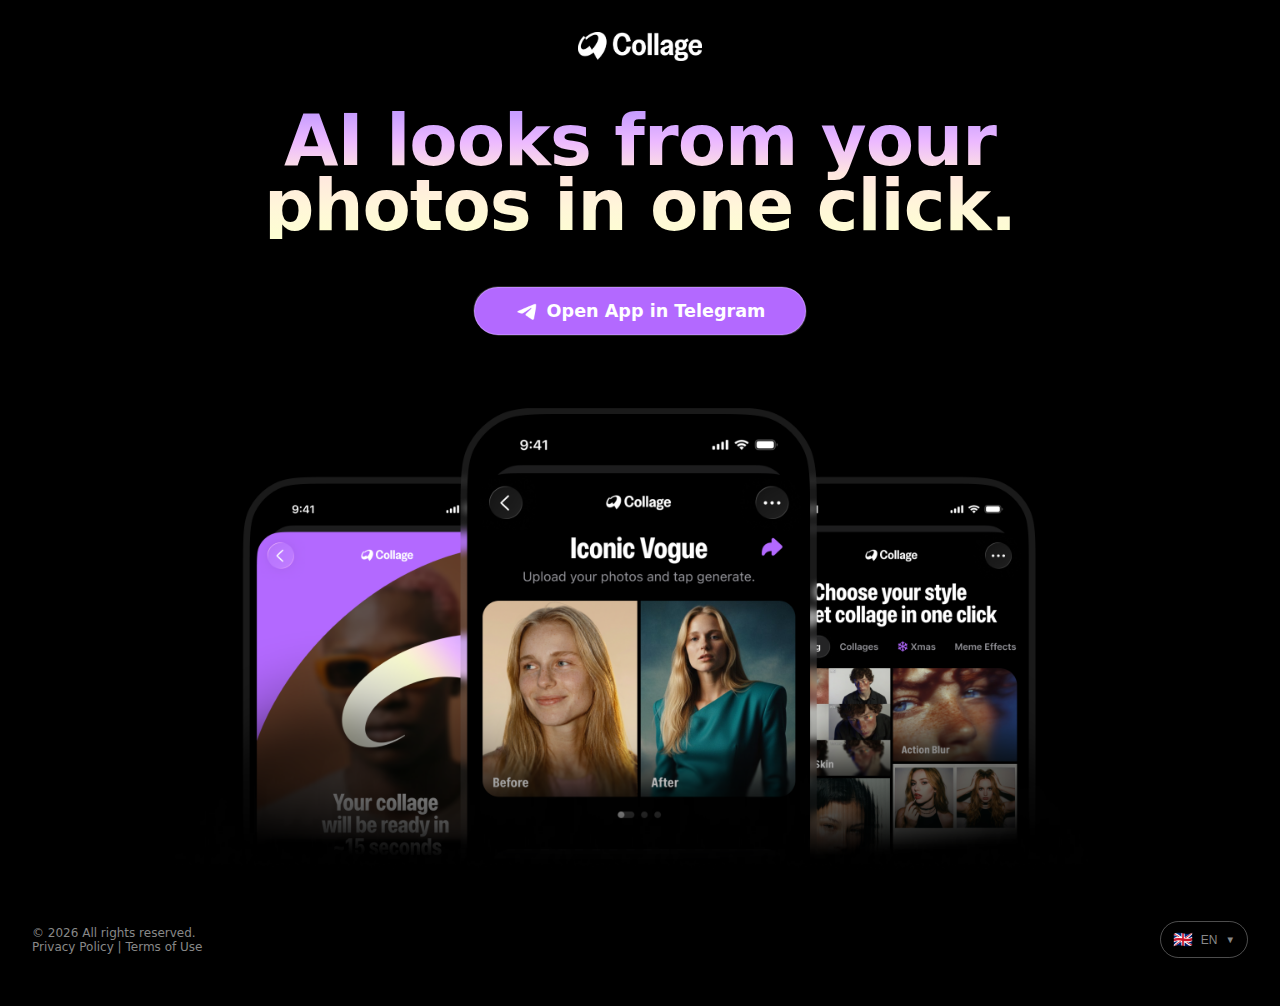
<file: index.html>
<!DOCTYPE html>
<html lang="ru">
<head>
    <meta charset="UTF-8">
    <meta name="viewport" content="width=device-width, initial-scale=1.0">
    <meta name="description" content="Collage creates your brand new AI-powered look in one click. Transform your photos with AI-powered collage effects and filters. Available on Telegram.">
    <meta name="keywords" content="collage, AI, photo editing, photo effects, image filters, Telegram bot, AI-powered, photo collage">
    <meta name="author" content="Collage">
    <meta name="robots" content="index, follow">
    <meta name="language" content="English">
    
    <!-- Open Graph / Facebook -->
    <meta property="og:type" content="website">
    <meta property="og:url" content="https://collage.tg/">
    <meta property="og:title" content="Collage - AI looks from your photos in one click">
    <meta property="og:description" content="Collage creates your brand new AI-powered look in one click. Transform your photos with AI-powered collage effects and filters.">
    <meta property="og:image" content="images/snippet.png">
    
    <!-- Twitter -->
    <meta name="twitter:card" content="summary_large_image">
    <meta name="twitter:url" content="https://collage.tg/">
    <meta name="twitter:title" content="Collage - AI looks from your photos in one click">
    <meta name="twitter:description" content="Collage creates your brand new AI-powered look in one click. Transform your photos with AI-powered collage effects and filters.">
    <meta name="twitter:image" content="images/snippet.png">
    
    <!-- Canonical URL -->
    <link rel="canonical" href="https://collage.tg/">
    
    <title>Collage - AI-Powered Photo Collage</title>
    <link rel="icon" type="image/png" href="images/favicon.svg">
    <link rel="stylesheet" href="style.css?v=2">

    <script>
        // Only initialize PostHog on production (not on localhost)
        if (window.location.hostname !== 'localhost' && window.location.hostname !== '127.0.0.1' && !window.location.hostname.startsWith('192.168.') && !window.location.hostname.startsWith('10.') && window.location.protocol !== 'file:') {
            !function(t,e){var o,n,p,r;e.__SV||(window.posthog && window.posthog.__loaded)||(window.posthog=e,e._i=[],e.init=function(i,s,a){function g(t,e){var o=e.split(".");2==o.length&&(t=t[o[0]],e=o[1]),t[e]=function(){t.push([e].concat(Array.prototype.slice.call(arguments,0)))}}(p=t.createElement("script")).type="text/javascript",p.crossOrigin="anonymous",p.async=!0,p.src=s.api_host.replace(".i.posthog.com","-assets.i.posthog.com")+"/static/array.js",(r=t.getElementsByTagName("script")[0]).parentNode.insertBefore(p,r);var u=e;for(void 0!==a?u=e[a]=[]:a="posthog",u.people=u.people||[],u.toString=function(t){var e="posthog";return"posthog"!==a&&(e+="."+a),t||(e+=" (stub)"),e},u.people.toString=function(){return u.toString(1)+".people (stub)"},o="init rs ls yi ns us ts ss capture Hi calculateEventProperties vs register register_once register_for_session unregister unregister_for_session gs getFeatureFlag getFeatureFlagPayload isFeatureEnabled reloadFeatureFlags updateFlags updateEarlyAccessFeatureEnrollment getEarlyAccessFeatures on onFeatureFlags onSurveysLoaded onSessionId getSurveys getActiveMatchingSurveys renderSurvey displaySurvey cancelPendingSurvey canRenderSurvey canRenderSurveyAsync identify setPersonProperties group resetGroups setPersonPropertiesForFlags resetPersonPropertiesForFlags setGroupPropertiesForFlags resetGroupPropertiesForFlags reset get_distinct_id getGroups get_session_id get_session_replay_url alias set_config startSessionRecording stopSessionRecording sessionRecordingStarted captureException startExceptionAutocapture stopExceptionAutocapture loadToolbar get_property getSessionProperty fs ds createPersonProfile ps Qr opt_in_capturing opt_out_capturing has_opted_in_capturing has_opted_out_capturing get_explicit_consent_status is_capturing clear_opt_in_out_capturing hs debug O cs getPageViewId captureTraceFeedback captureTraceMetric Kr".split(" "),n=0;n<o.length;n++)g(u,o[n]);e._i.push([i,s,a])},e.__SV=1)}(document,window.posthog||[]);
            posthog.init('phc_GowQbJB5mJKXnUF7RHdNdplCKOBLJgWjQnMJl0BTCxW', {
                api_host: 'https://eu.i.posthog.com',
                defaults: '2025-11-30',
                person_profiles: 'identified_only', // or 'always' to create profiles for anonymous users as well
            })
        }
    </script>
</head>
<body>
    <div class="container">
        <!-- Header with Logo -->
        <header class="header">
            <div class="logo">
                <img src="images/logo.png" alt="Collage Logo" class="logo-img">
            </div>
        </header>

        <!-- Main Content -->
        <main class="main-content">
            <!-- Headline -->
            <h1 class="headline" data-i18n="headline" data-i18n-html>
                Collage creates your <br>brand new AI-powered <br> look in one click
            </h1>

            <!-- CTA Button -->
            <a href="https://t.me/collage" class="cta-button" target="_blank" rel="noopener noreferrer">
                <img src="images/button-telegram-icon.png" alt="Telegram" class="button-icon">
                <span class="button-text" data-i18n="ctaButton">Open App in Telegram</span>
            </a>

            <!-- Main Image -->
            <div class="main-image-container">
                <picture>
                    <source media="(max-width: 768px)" srcset="images/hero-image-mobile.png">
                    <img src="images/hero-image.png" alt="Collage Preview" class="main-image">
                </picture>
            </div>
        </main>

        <!-- Footer -->
        <footer class="footer">
            <div class="footer-left">
                <span data-i18n="footerCopyright">© 2026 All rights reserved.</span>
                <div class="footer-links">
                    <a href="privacy-policy" class="footer-link">Privacy Policy</a>
                    <span class="footer-link-separator">|</span>
                    <a href="terms-of-use" class="footer-link">Terms of Use</a>
                </div>
            </div>
            <div class="footer-right">
                <div class="language-switcher" id="language-switcher">
                    <button class="lang-switcher-btn">
                        <span class="current-flag">🇬🇧</span>
                        <span class="current-lang">EN</span>
                        <span class="lang-arrow">▼</span>
                    </button>
                    <div class="lang-dropdown">
                        <div class="lang-option" data-locale="en">
                            <span class="lang-flag">🇬🇧</span>
                            <span class="lang-code">English</span>
                        </div>
                        <div class="lang-option" data-locale="ru">
                            <span class="lang-flag">🇷🇺</span>
                            <span class="lang-code">Русский</span>
                        </div>
                    </div>
                </div>
            </div>
        </footer>
    </div>

    <script src="locale.js?v=3"></script>
    <script src="script.js?v=2"></script>
</body>
</html>
</file>
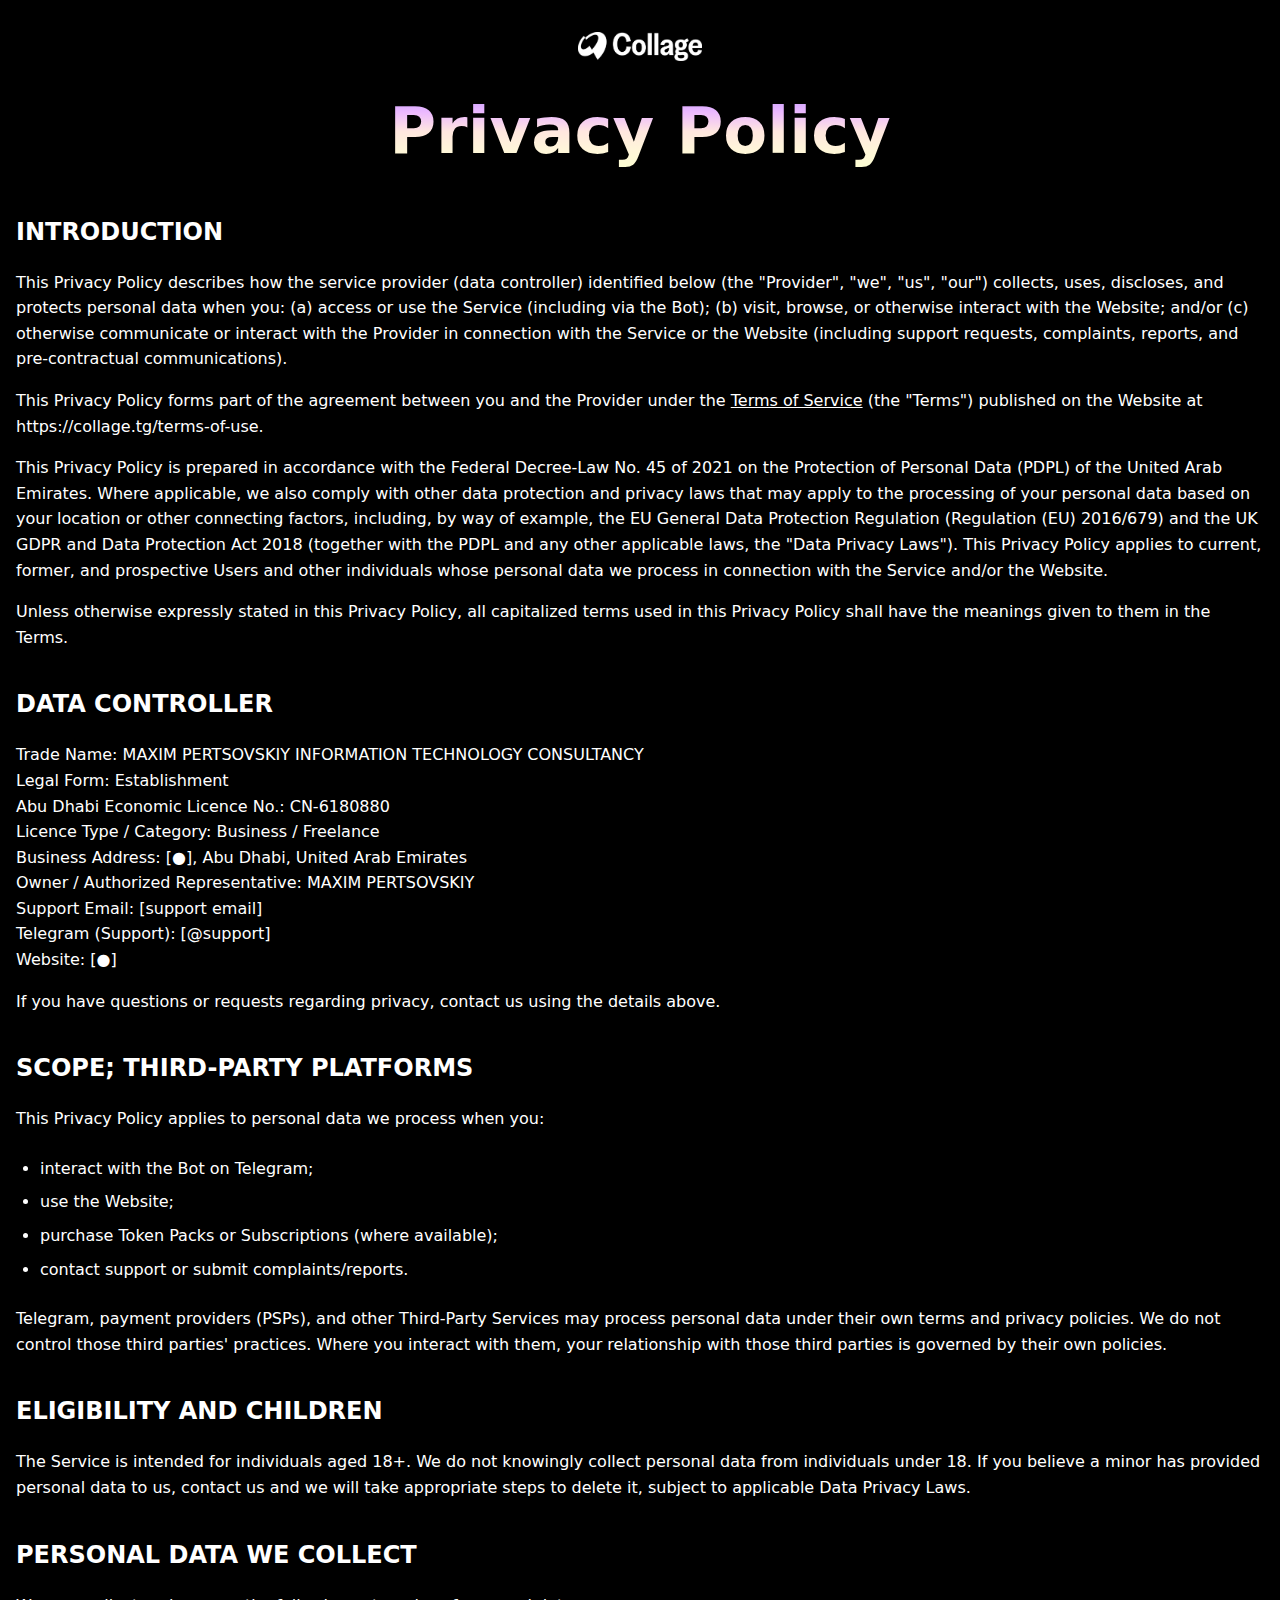
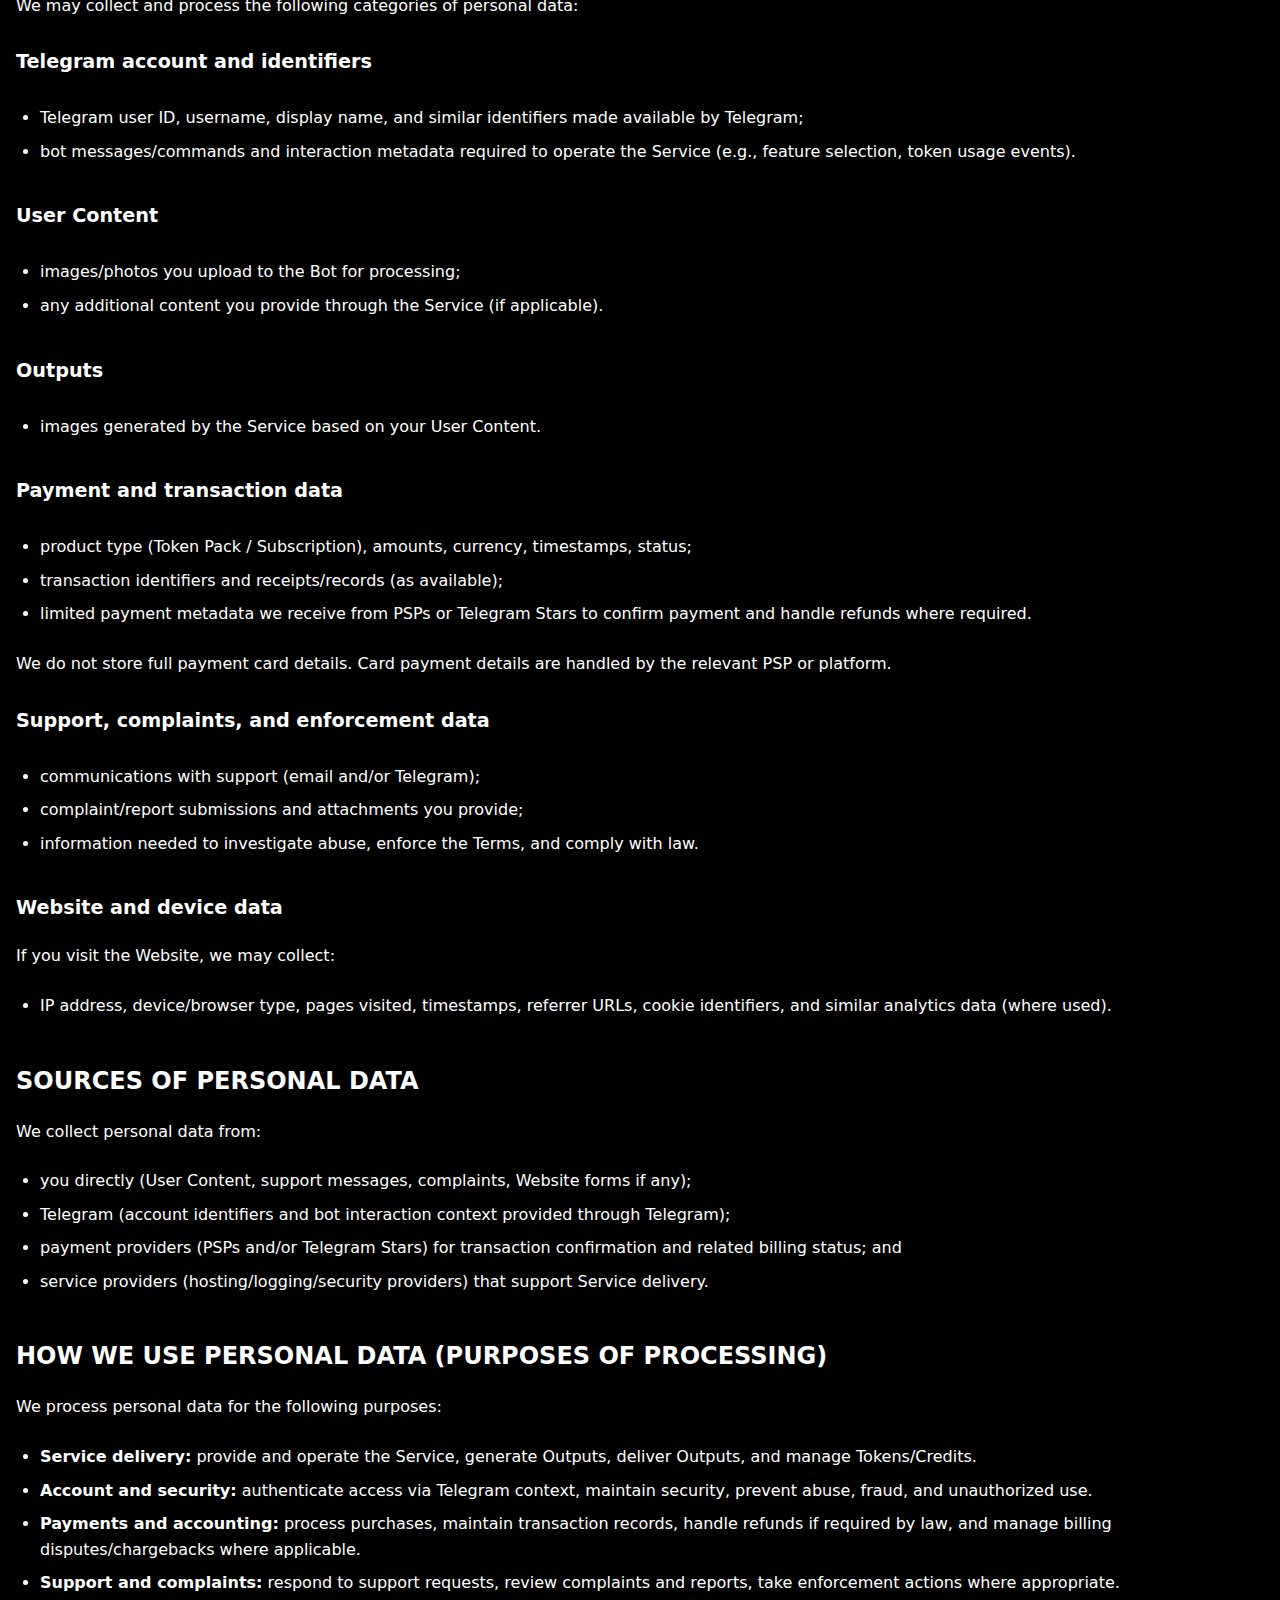
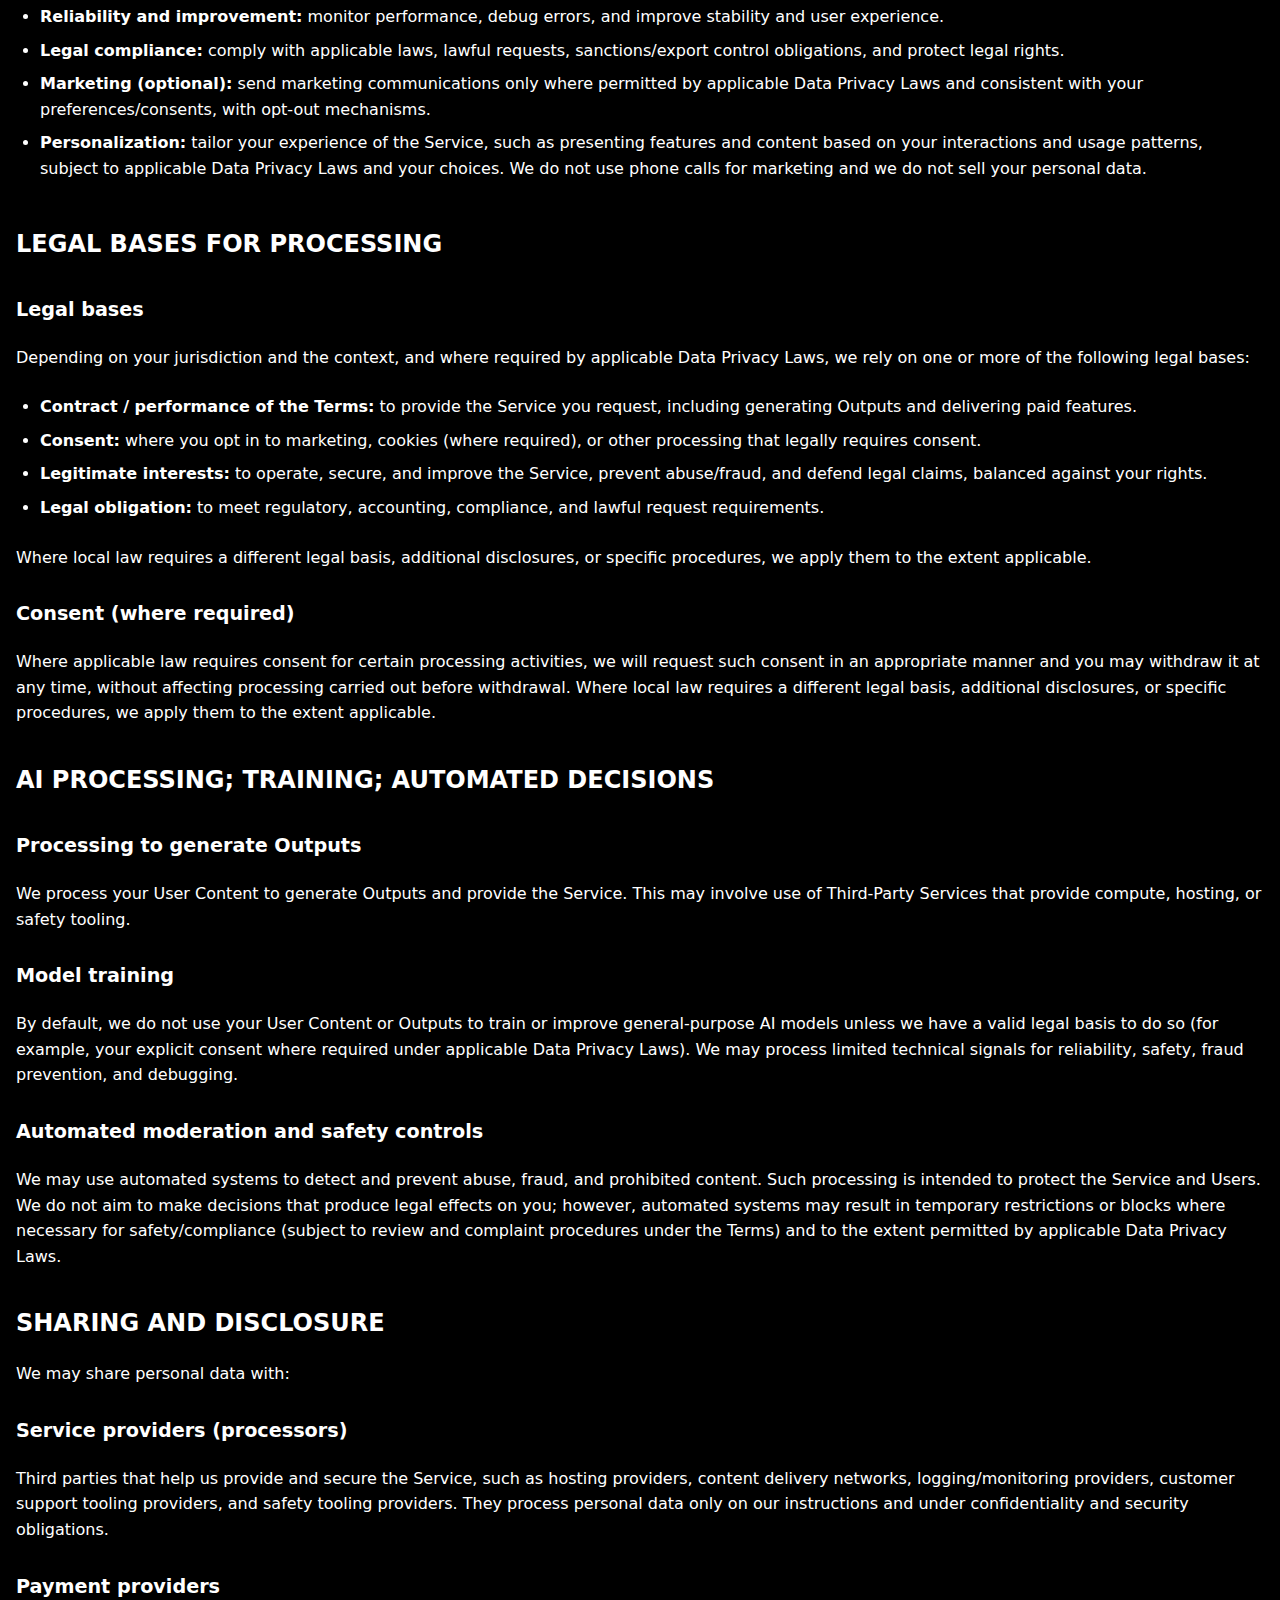
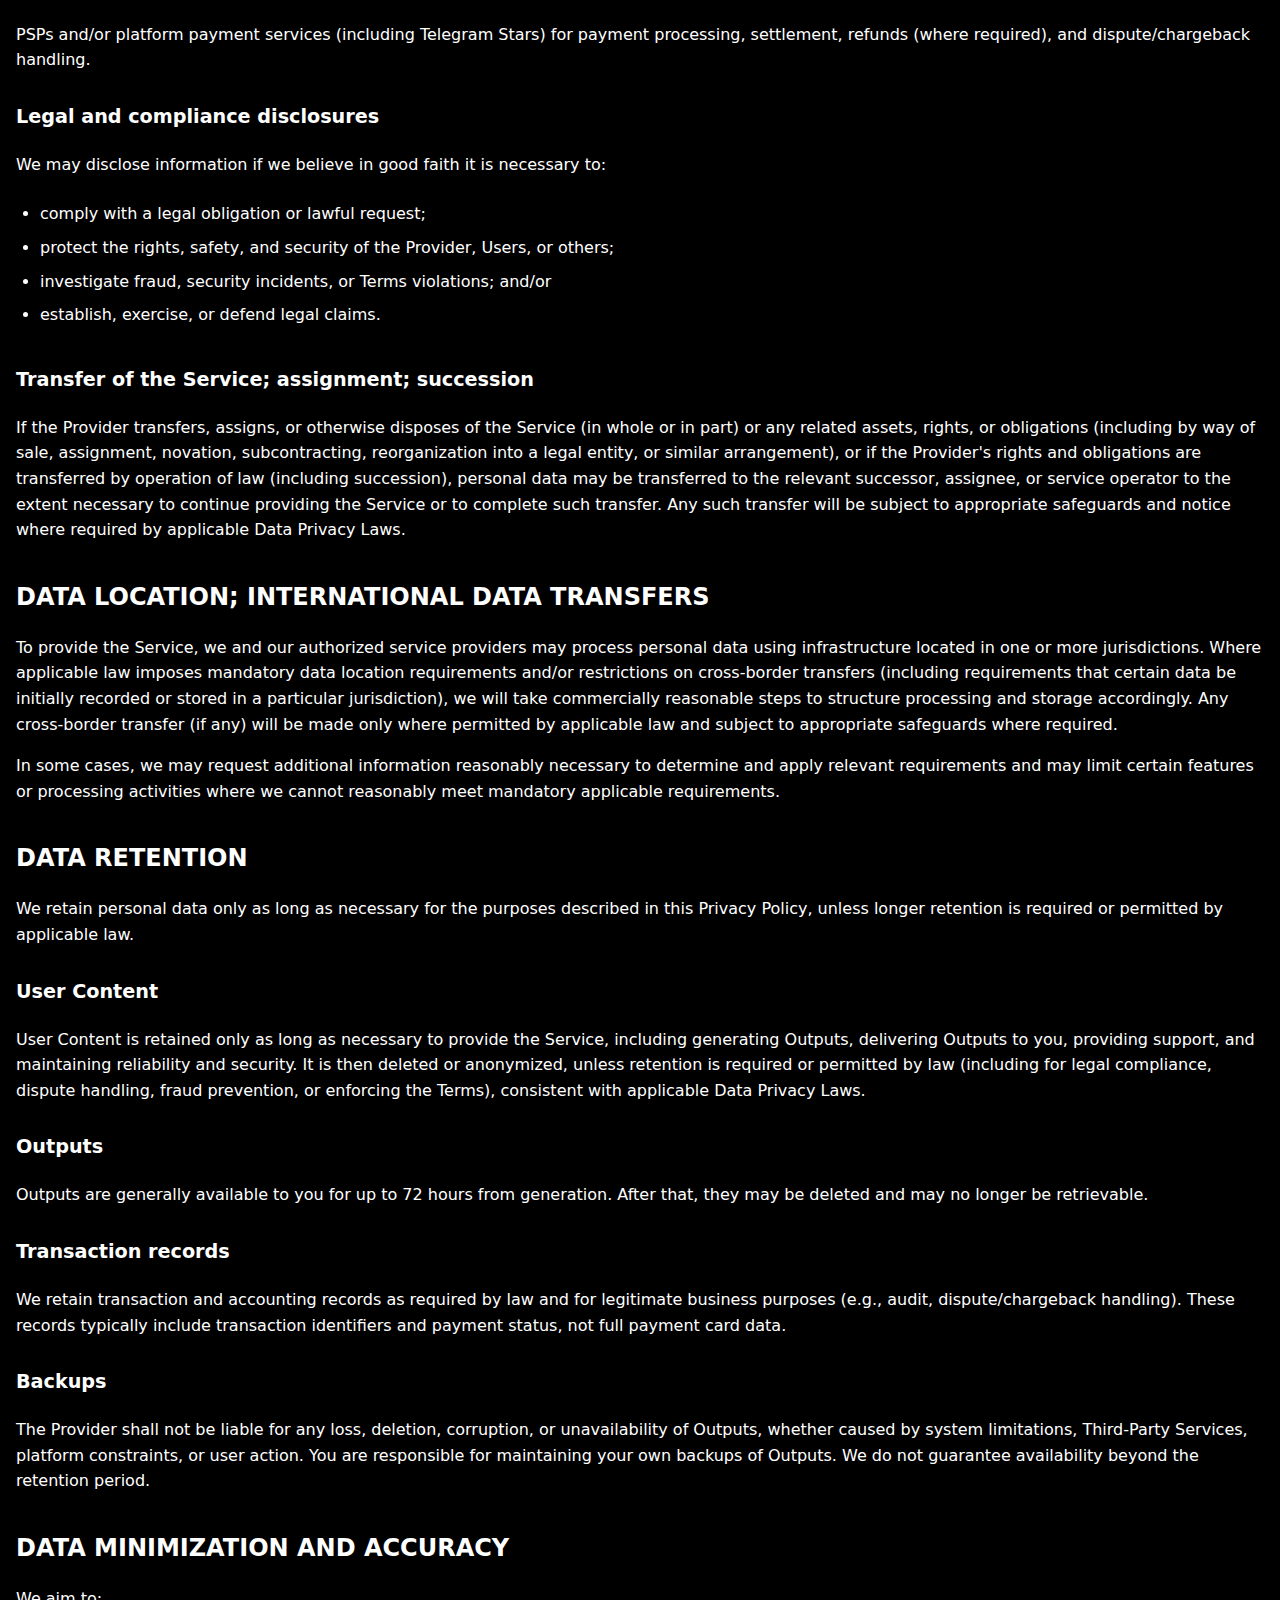
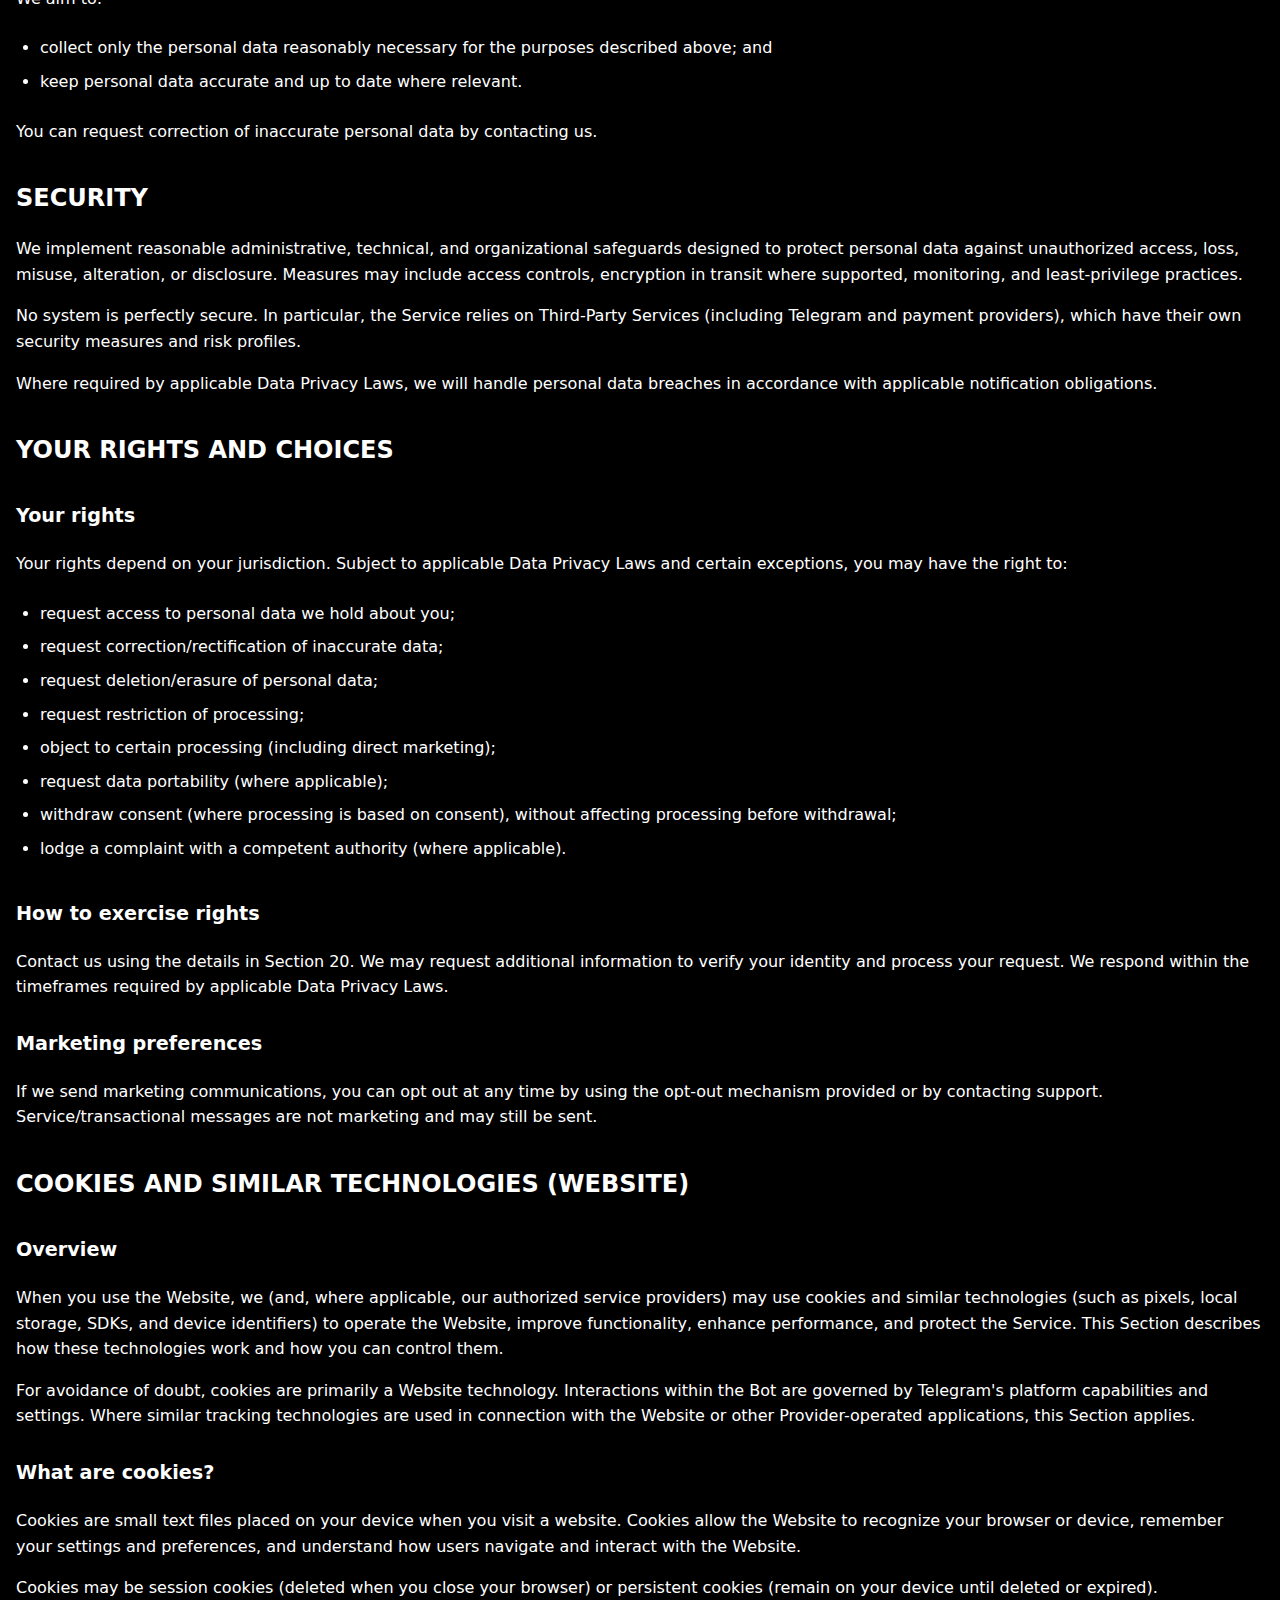
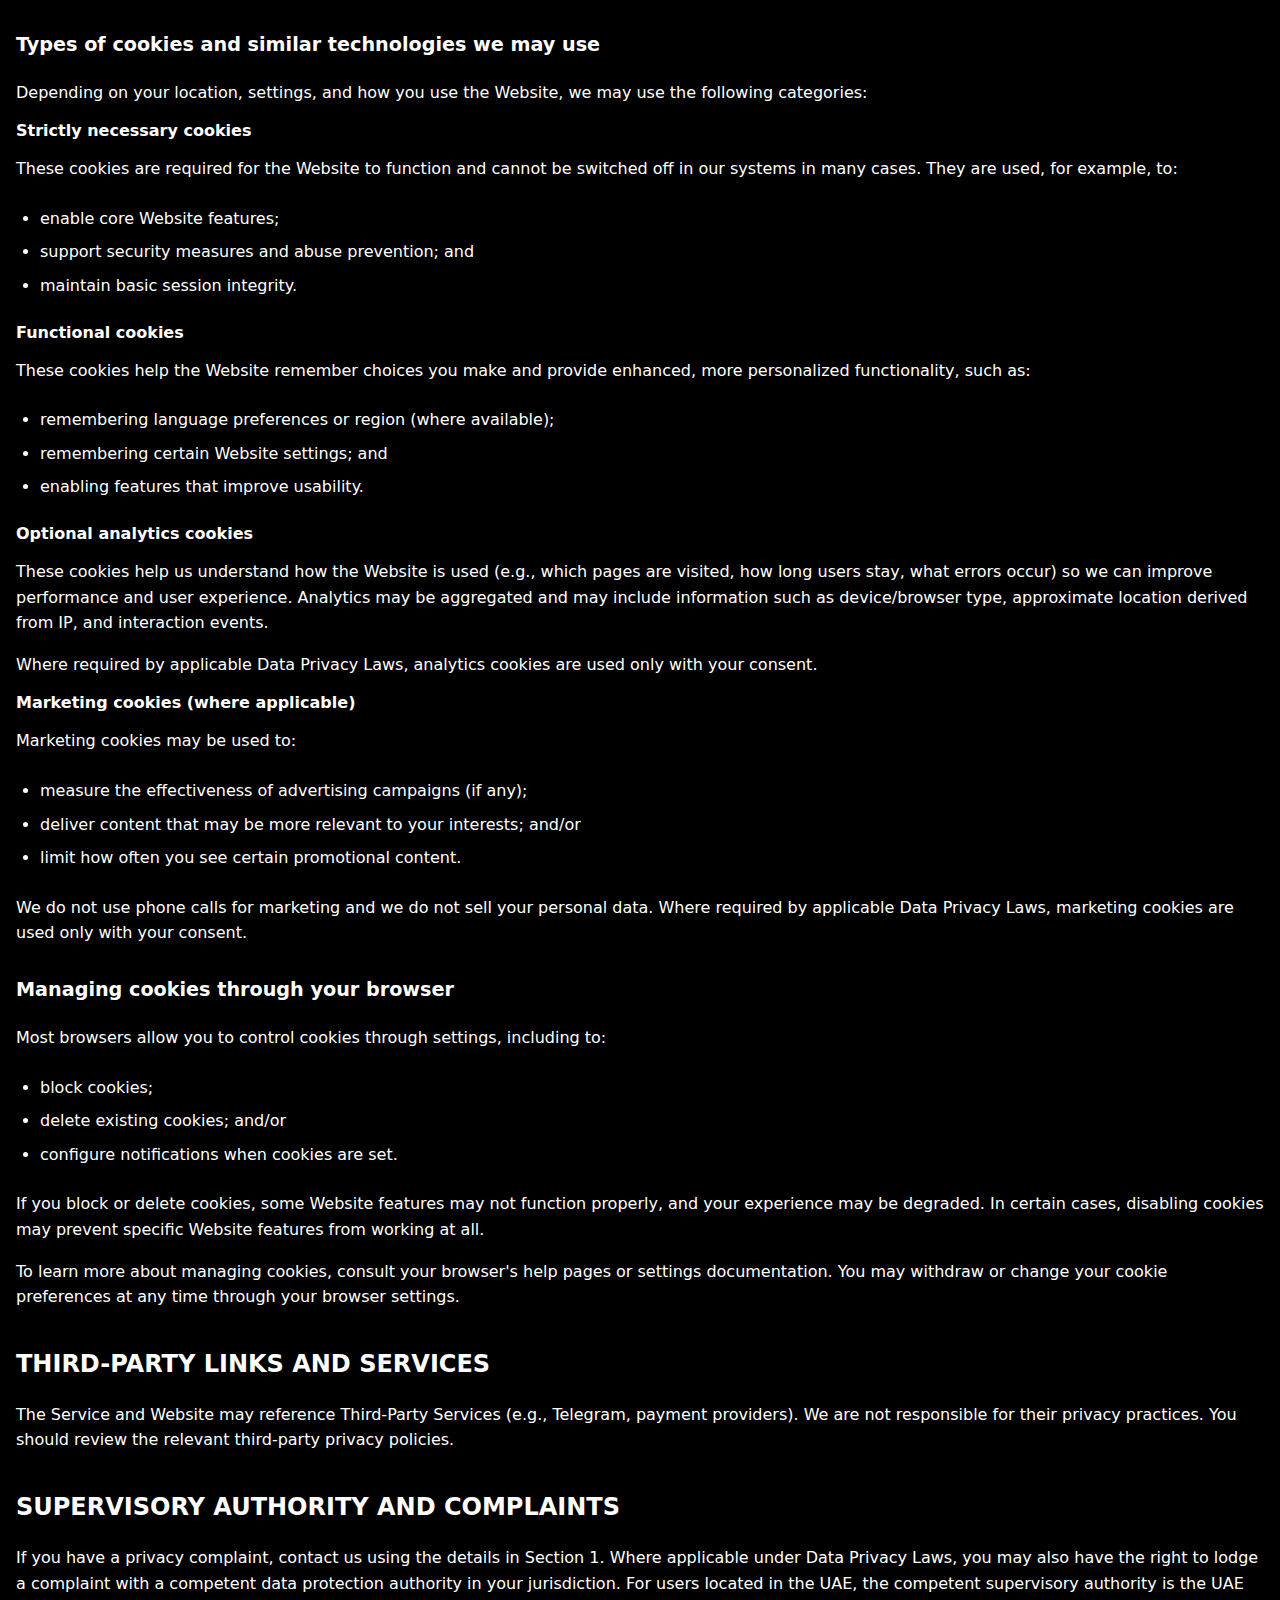
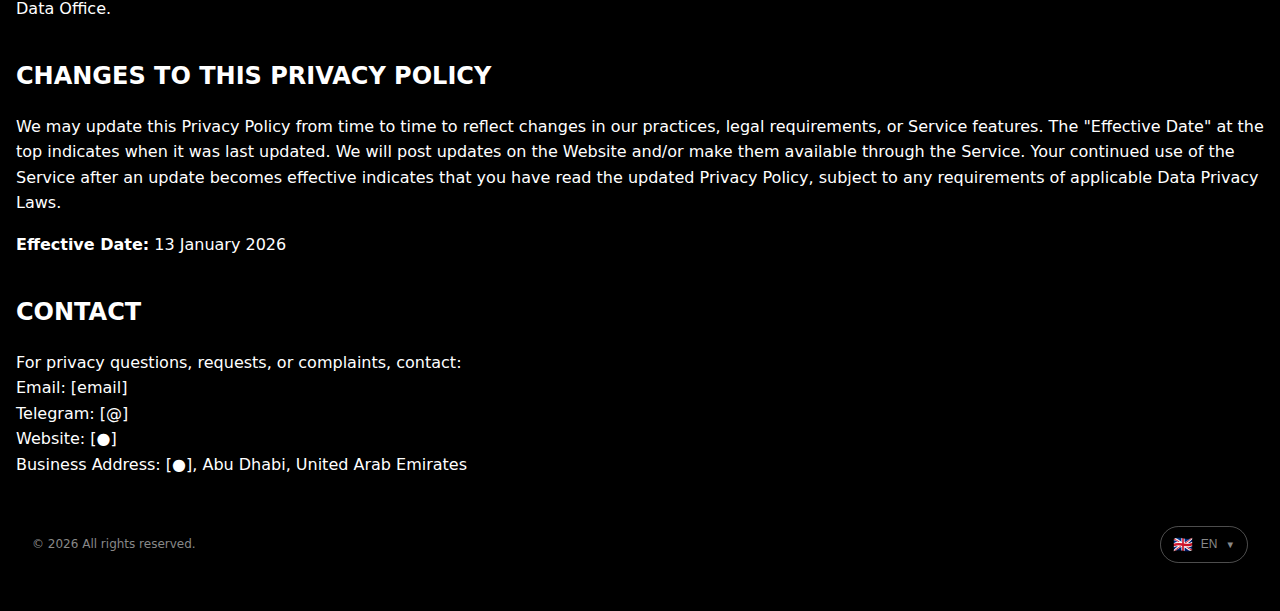
<file: privacy-policy.html>
<!DOCTYPE html>
<html lang="ru">
<head>
    <meta charset="UTF-8">
    <meta name="viewport" content="width=device-width, initial-scale=1.0">
    <meta name="description" content="Privacy Policy for Collage - AI-powered photo collage application. Learn how we collect, use, and protect your personal information.">
    <meta name="robots" content="index, follow">
    
    <!-- Open Graph / Facebook -->
    <meta property="og:type" content="website">
    <meta property="og:url" content="https://collage.tg/privacy-policy">
    <meta property="og:title" content="Privacy Policy - Collage">
    <meta property="og:description" content="Privacy Policy for Collage - AI-powered photo collage application.">
    
    <!-- Twitter -->
    <meta name="twitter:card" content="summary">
    <meta name="twitter:url" content="https://collage.tg/privacy-policy">
    <meta name="twitter:title" content="Privacy Policy - Collage">
    <meta name="twitter:description" content="Privacy Policy for Collage - AI-powered photo collage application.">
    
    <!-- Canonical URL -->
    <link rel="canonical" href="https://collage.tg/privacy-policy">
    
    <title>Privacy Policy - Collage</title>
    <link rel="icon" type="image/png" href="images/favicon.svg">
    <link rel="stylesheet" href="style.css?v=2">
</head>
<body>
    <div class="container policy-container">
        <!-- Header with Logo -->
        <header class="policy-header">
            <a href="index.html" class="logo-link">
                <div class="logo">
                    <img src="images/logo.png" alt="Collage Logo" class="logo-img">
                </div>
            </a>
        </header>

        <!-- Main Content -->
        <main class="policy-content">
            <!-- Page Title -->
            <h1 class="policy-title" data-i18n="title">
                Privacy Policy
            </h1>

            <!-- Content Sections -->
            <div class="policy-sections">
                <section class="policy-section">
                    <h2 class="section-title">INTRODUCTION</h2>
                    <p class="section-text">
                        This Privacy Policy describes how the service provider (data controller) identified below (the "Provider", "we", "us", "our") collects, uses, discloses, and protects personal data when you: (a) access or use the Service (including via the Bot); (b) visit, browse, or otherwise interact with the Website; and/or (c) otherwise communicate or interact with the Provider in connection with the Service or the Website (including support requests, complaints, reports, and pre-contractual communications).
                    </p>
                    <p class="section-text">
                        This Privacy Policy forms part of the agreement between you and the Provider under the <a href="terms-of-use" class="policy-link">Terms of Service</a> (the "Terms") published on the Website at https://collage.tg/terms-of-use.
                    </p>
                    <p class="section-text">
                        This Privacy Policy is prepared in accordance with the Federal Decree-Law No. 45 of 2021 on the Protection of Personal Data (PDPL) of the United Arab Emirates. Where applicable, we also comply with other data protection and privacy laws that may apply to the processing of your personal data based on your location or other connecting factors, including, by way of example, the EU General Data Protection Regulation (Regulation (EU) 2016/679) and the UK GDPR and Data Protection Act 2018 (together with the PDPL and any other applicable laws, the "Data Privacy Laws"). This Privacy Policy applies to current, former, and prospective Users and other individuals whose personal data we process in connection with the Service and/or the Website.
                    </p>
                    <p class="section-text">
                        Unless otherwise expressly stated in this Privacy Policy, all capitalized terms used in this Privacy Policy shall have the meanings given to them in the Terms.
                    </p>
                </section>

                <section class="policy-section">
                    <h2 class="section-title">DATA CONTROLLER</h2>
                    <p class="section-text">
                        Trade Name: MAXIM PERTSOVSKIY INFORMATION TECHNOLOGY CONSULTANCY<br>
                        Legal Form: Establishment<br>
                        Abu Dhabi Economic Licence No.: CN-6180880<br>
                        Licence Type / Category: Business / Freelance<br>
                        Business Address: [●], Abu Dhabi, United Arab Emirates<br>
                        Owner / Authorized Representative: MAXIM PERTSOVSKIY<br>
                        Support Email: [support email]<br>
                        Telegram (Support): [@support]<br>
                        Website: [●]
                    </p>
                    <p class="section-text">
                        If you have questions or requests regarding privacy, contact us using the details above.
                    </p>
                </section>

                <section class="policy-section">
                    <h2 class="section-title">SCOPE; THIRD-PARTY PLATFORMS</h2>
                    <p class="section-text">
                        This Privacy Policy applies to personal data we process when you:
                    </p>
                    <ul class="section-list">
                        <li>interact with the Bot on Telegram;</li>
                        <li>use the Website;</li>
                        <li>purchase Token Packs or Subscriptions (where available);</li>
                        <li>contact support or submit complaints/reports.</li>
                    </ul>
                    <p class="section-text">
                        Telegram, payment providers (PSPs), and other Third-Party Services may process personal data under their own terms and privacy policies. We do not control those third parties' practices. Where you interact with them, your relationship with those third parties is governed by their own policies.
                    </p>
                </section>

                <section class="policy-section">
                    <h2 class="section-title">ELIGIBILITY AND CHILDREN</h2>
                    <p class="section-text">
                        The Service is intended for individuals aged 18+. We do not knowingly collect personal data from individuals under 18. If you believe a minor has provided personal data to us, contact us and we will take appropriate steps to delete it, subject to applicable Data Privacy Laws.
                    </p>
                </section>

                <section class="policy-section">
                    <h2 class="section-title">PERSONAL DATA WE COLLECT</h2>
                    <p class="section-text">
                        We may collect and process the following categories of personal data:
                    </p>
                    
                    <h3 class="subsection-title">Telegram account and identifiers</h3>
                    <ul class="section-list">
                        <li>Telegram user ID, username, display name, and similar identifiers made available by Telegram;</li>
                        <li>bot messages/commands and interaction metadata required to operate the Service (e.g., feature selection, token usage events).</li>
                    </ul>

                    <h3 class="subsection-title">User Content</h3>
                    <ul class="section-list">
                        <li>images/photos you upload to the Bot for processing;</li>
                        <li>any additional content you provide through the Service (if applicable).</li>
                    </ul>

                    <h3 class="subsection-title">Outputs</h3>
                    <ul class="section-list">
                        <li>images generated by the Service based on your User Content.</li>
                    </ul>

                    <h3 class="subsection-title">Payment and transaction data</h3>
                    <ul class="section-list">
                        <li>product type (Token Pack / Subscription), amounts, currency, timestamps, status;</li>
                        <li>transaction identifiers and receipts/records (as available);</li>
                        <li>limited payment metadata we receive from PSPs or Telegram Stars to confirm payment and handle refunds where required.</li>
                    </ul>
                    <p class="section-text">
                        We do not store full payment card details. Card payment details are handled by the relevant PSP or platform.
                    </p>

                    <h3 class="subsection-title">Support, complaints, and enforcement data</h3>
                    <ul class="section-list">
                        <li>communications with support (email and/or Telegram);</li>
                        <li>complaint/report submissions and attachments you provide;</li>
                        <li>information needed to investigate abuse, enforce the Terms, and comply with law.</li>
                    </ul>

                    <h3 class="subsection-title">Website and device data</h3>
                    <p class="section-text">
                        If you visit the Website, we may collect:
                    </p>
                    <ul class="section-list">
                        <li>IP address, device/browser type, pages visited, timestamps, referrer URLs, cookie identifiers, and similar analytics data (where used).</li>
                    </ul>
                </section>

                <section class="policy-section">
                    <h2 class="section-title">SOURCES OF PERSONAL DATA</h2>
                    <p class="section-text">
                        We collect personal data from:
                    </p>
                    <ul class="section-list">
                        <li>you directly (User Content, support messages, complaints, Website forms if any);</li>
                        <li>Telegram (account identifiers and bot interaction context provided through Telegram);</li>
                        <li>payment providers (PSPs and/or Telegram Stars) for transaction confirmation and related billing status; and</li>
                        <li>service providers (hosting/logging/security providers) that support Service delivery.</li>
                    </ul>
                </section>

                <section class="policy-section">
                    <h2 class="section-title">HOW WE USE PERSONAL DATA (PURPOSES OF PROCESSING)</h2>
                    <p class="section-text">
                        We process personal data for the following purposes:
                    </p>
                    <ul class="section-list">
                        <li><strong>Service delivery:</strong> provide and operate the Service, generate Outputs, deliver Outputs, and manage Tokens/Credits.</li>
                        <li><strong>Account and security:</strong> authenticate access via Telegram context, maintain security, prevent abuse, fraud, and unauthorized use.</li>
                        <li><strong>Payments and accounting:</strong> process purchases, maintain transaction records, handle refunds if required by law, and manage billing disputes/chargebacks where applicable.</li>
                        <li><strong>Support and complaints:</strong> respond to support requests, review complaints and reports, take enforcement actions where appropriate.</li>
                        <li><strong>Reliability and improvement:</strong> monitor performance, debug errors, and improve stability and user experience.</li>
                        <li><strong>Legal compliance:</strong> comply with applicable laws, lawful requests, sanctions/export control obligations, and protect legal rights.</li>
                        <li><strong>Marketing (optional):</strong> send marketing communications only where permitted by applicable Data Privacy Laws and consistent with your preferences/consents, with opt-out mechanisms.</li>
                        <li><strong>Personalization:</strong> tailor your experience of the Service, such as presenting features and content based on your interactions and usage patterns, subject to applicable Data Privacy Laws and your choices. We do not use phone calls for marketing and we do not sell your personal data.</li>
                    </ul>
                </section>

                <section class="policy-section">
                    <h2 class="section-title">LEGAL BASES FOR PROCESSING</h2>
                    
                    <h3 class="subsection-title">Legal bases</h3>
                    <p class="section-text">
                        Depending on your jurisdiction and the context, and where required by applicable Data Privacy Laws, we rely on one or more of the following legal bases:
                    </p>
                    <ul class="section-list">
                        <li><strong>Contract / performance of the Terms:</strong> to provide the Service you request, including generating Outputs and delivering paid features.</li>
                        <li><strong>Consent:</strong> where you opt in to marketing, cookies (where required), or other processing that legally requires consent.</li>
                        <li><strong>Legitimate interests:</strong> to operate, secure, and improve the Service, prevent abuse/fraud, and defend legal claims, balanced against your rights.</li>
                        <li><strong>Legal obligation:</strong> to meet regulatory, accounting, compliance, and lawful request requirements.</li>
                    </ul>
                    <p class="section-text">
                        Where local law requires a different legal basis, additional disclosures, or specific procedures, we apply them to the extent applicable.
                    </p>

                    <h3 class="subsection-title">Consent (where required)</h3>
                    <p class="section-text">
                        Where applicable law requires consent for certain processing activities, we will request such consent in an appropriate manner and you may withdraw it at any time, without affecting processing carried out before withdrawal. Where local law requires a different legal basis, additional disclosures, or specific procedures, we apply them to the extent applicable.
                    </p>
                </section>

                <section class="policy-section">
                    <h2 class="section-title">AI PROCESSING; TRAINING; AUTOMATED DECISIONS</h2>
                    
                    <h3 class="subsection-title">Processing to generate Outputs</h3>
                    <p class="section-text">
                        We process your User Content to generate Outputs and provide the Service. This may involve use of Third-Party Services that provide compute, hosting, or safety tooling.
                    </p>

                    <h3 class="subsection-title">Model training</h3>
                    <p class="section-text">
                        By default, we do not use your User Content or Outputs to train or improve general-purpose AI models unless we have a valid legal basis to do so (for example, your explicit consent where required under applicable Data Privacy Laws). We may process limited technical signals for reliability, safety, fraud prevention, and debugging.
                    </p>

                    <h3 class="subsection-title">Automated moderation and safety controls</h3>
                    <p class="section-text">
                        We may use automated systems to detect and prevent abuse, fraud, and prohibited content. Such processing is intended to protect the Service and Users. We do not aim to make decisions that produce legal effects on you; however, automated systems may result in temporary restrictions or blocks where necessary for safety/compliance (subject to review and complaint procedures under the Terms) and to the extent permitted by applicable Data Privacy Laws.
                    </p>
                </section>

                <section class="policy-section">
                    <h2 class="section-title">SHARING AND DISCLOSURE</h2>
                    <p class="section-text">
                        We may share personal data with:
                    </p>

                    <h3 class="subsection-title">Service providers (processors)</h3>
                    <p class="section-text">
                        Third parties that help us provide and secure the Service, such as hosting providers, content delivery networks, logging/monitoring providers, customer support tooling providers, and safety tooling providers. They process personal data only on our instructions and under confidentiality and security obligations.
                    </p>

                    <h3 class="subsection-title">Payment providers</h3>
                    <p class="section-text">
                        PSPs and/or platform payment services (including Telegram Stars) for payment processing, settlement, refunds (where required), and dispute/chargeback handling.
                    </p>

                    <h3 class="subsection-title">Legal and compliance disclosures</h3>
                    <p class="section-text">
                        We may disclose information if we believe in good faith it is necessary to:
                    </p>
                    <ul class="section-list">
                        <li>comply with a legal obligation or lawful request;</li>
                        <li>protect the rights, safety, and security of the Provider, Users, or others;</li>
                        <li>investigate fraud, security incidents, or Terms violations; and/or</li>
                        <li>establish, exercise, or defend legal claims.</li>
                    </ul>

                    <h3 class="subsection-title">Transfer of the Service; assignment; succession</h3>
                    <p class="section-text">
                        If the Provider transfers, assigns, or otherwise disposes of the Service (in whole or in part) or any related assets, rights, or obligations (including by way of sale, assignment, novation, subcontracting, reorganization into a legal entity, or similar arrangement), or if the Provider's rights and obligations are transferred by operation of law (including succession), personal data may be transferred to the relevant successor, assignee, or service operator to the extent necessary to continue providing the Service or to complete such transfer. Any such transfer will be subject to appropriate safeguards and notice where required by applicable Data Privacy Laws.
                    </p>
                </section>

                <section class="policy-section">
                    <h2 class="section-title">DATA LOCATION; INTERNATIONAL DATA TRANSFERS</h2>
                    <p class="section-text">
                        To provide the Service, we and our authorized service providers may process personal data using infrastructure located in one or more jurisdictions. Where applicable law imposes mandatory data location requirements and/or restrictions on cross-border transfers (including requirements that certain data be initially recorded or stored in a particular jurisdiction), we will take commercially reasonable steps to structure processing and storage accordingly. Any cross-border transfer (if any) will be made only where permitted by applicable law and subject to appropriate safeguards where required.
                    </p>
                    <p class="section-text">
                        In some cases, we may request additional information reasonably necessary to determine and apply relevant requirements and may limit certain features or processing activities where we cannot reasonably meet mandatory applicable requirements.
                    </p>
                </section>

                <section class="policy-section">
                    <h2 class="section-title">DATA RETENTION</h2>
                    <p class="section-text">
                        We retain personal data only as long as necessary for the purposes described in this Privacy Policy, unless longer retention is required or permitted by applicable law.
                    </p>

                    <h3 class="subsection-title">User Content</h3>
                    <p class="section-text">
                        User Content is retained only as long as necessary to provide the Service, including generating Outputs, delivering Outputs to you, providing support, and maintaining reliability and security. It is then deleted or anonymized, unless retention is required or permitted by law (including for legal compliance, dispute handling, fraud prevention, or enforcing the Terms), consistent with applicable Data Privacy Laws.
                    </p>

                    <h3 class="subsection-title">Outputs</h3>
                    <p class="section-text">
                        Outputs are generally available to you for up to 72 hours from generation. After that, they may be deleted and may no longer be retrievable.
                    </p>

                    <h3 class="subsection-title">Transaction records</h3>
                    <p class="section-text">
                        We retain transaction and accounting records as required by law and for legitimate business purposes (e.g., audit, dispute/chargeback handling). These records typically include transaction identifiers and payment status, not full payment card data.
                    </p>

                    <h3 class="subsection-title">Backups</h3>
                    <p class="section-text">
                        The Provider shall not be liable for any loss, deletion, corruption, or unavailability of Outputs, whether caused by system limitations, Third-Party Services, platform constraints, or user action. You are responsible for maintaining your own backups of Outputs. We do not guarantee availability beyond the retention period.
                    </p>
                </section>

                <section class="policy-section">
                    <h2 class="section-title">DATA MINIMIZATION AND ACCURACY</h2>
                    <p class="section-text">
                        We aim to:
                    </p>
                    <ul class="section-list">
                        <li>collect only the personal data reasonably necessary for the purposes described above; and</li>
                        <li>keep personal data accurate and up to date where relevant.</li>
                    </ul>
                    <p class="section-text">
                        You can request correction of inaccurate personal data by contacting us.
                    </p>
                </section>

                <section class="policy-section">
                    <h2 class="section-title">SECURITY</h2>
                    <p class="section-text">
                        We implement reasonable administrative, technical, and organizational safeguards designed to protect personal data against unauthorized access, loss, misuse, alteration, or disclosure. Measures may include access controls, encryption in transit where supported, monitoring, and least-privilege practices.
                    </p>
                    <p class="section-text">
                        No system is perfectly secure. In particular, the Service relies on Third-Party Services (including Telegram and payment providers), which have their own security measures and risk profiles.
                    </p>
                    <p class="section-text">
                        Where required by applicable Data Privacy Laws, we will handle personal data breaches in accordance with applicable notification obligations.
                    </p>
                </section>

                <section class="policy-section">
                    <h2 class="section-title">YOUR RIGHTS AND CHOICES</h2>
                    
                    <h3 class="subsection-title">Your rights</h3>
                    <p class="section-text">
                        Your rights depend on your jurisdiction. Subject to applicable Data Privacy Laws and certain exceptions, you may have the right to:
                    </p>
                    <ul class="section-list">
                        <li>request access to personal data we hold about you;</li>
                        <li>request correction/rectification of inaccurate data;</li>
                        <li>request deletion/erasure of personal data;</li>
                        <li>request restriction of processing;</li>
                        <li>object to certain processing (including direct marketing);</li>
                        <li>request data portability (where applicable);</li>
                        <li>withdraw consent (where processing is based on consent), without affecting processing before withdrawal;</li>
                        <li>lodge a complaint with a competent authority (where applicable).</li>
                    </ul>

                    <h3 class="subsection-title">How to exercise rights</h3>
                    <p class="section-text">
                        Contact us using the details in Section 20. We may request additional information to verify your identity and process your request. We respond within the timeframes required by applicable Data Privacy Laws.
                    </p>

                    <h3 class="subsection-title">Marketing preferences</h3>
                    <p class="section-text">
                        If we send marketing communications, you can opt out at any time by using the opt-out mechanism provided or by contacting support. Service/transactional messages are not marketing and may still be sent.
                    </p>
                </section>

                <section class="policy-section">
                    <h2 class="section-title">COOKIES AND SIMILAR TECHNOLOGIES (WEBSITE)</h2>
                    
                    <h3 class="subsection-title">Overview</h3>
                    <p class="section-text">
                        When you use the Website, we (and, where applicable, our authorized service providers) may use cookies and similar technologies (such as pixels, local storage, SDKs, and device identifiers) to operate the Website, improve functionality, enhance performance, and protect the Service. This Section describes how these technologies work and how you can control them.
                    </p>
                    <p class="section-text">
                        For avoidance of doubt, cookies are primarily a Website technology. Interactions within the Bot are governed by Telegram's platform capabilities and settings. Where similar tracking technologies are used in connection with the Website or other Provider-operated applications, this Section applies.
                    </p>

                    <h3 class="subsection-title">What are cookies?</h3>
                    <p class="section-text">
                        Cookies are small text files placed on your device when you visit a website. Cookies allow the Website to recognize your browser or device, remember your settings and preferences, and understand how users navigate and interact with the Website.
                    </p>
                    <p class="section-text">
                        Cookies may be session cookies (deleted when you close your browser) or persistent cookies (remain on your device until deleted or expired).
                    </p>

                    <h3 class="subsection-title">Types of cookies and similar technologies we may use</h3>
                    <p class="section-text">
                        Depending on your location, settings, and how you use the Website, we may use the following categories:
                    </p>

                    <h4 class="subsubsection-title">Strictly necessary cookies</h4>
                    <p class="section-text">
                        These cookies are required for the Website to function and cannot be switched off in our systems in many cases. They are used, for example, to:
                    </p>
                    <ul class="section-list">
                        <li>enable core Website features;</li>
                        <li>support security measures and abuse prevention; and</li>
                        <li>maintain basic session integrity.</li>
                    </ul>

                    <h4 class="subsubsection-title">Functional cookies</h4>
                    <p class="section-text">
                        These cookies help the Website remember choices you make and provide enhanced, more personalized functionality, such as:
                    </p>
                    <ul class="section-list">
                        <li>remembering language preferences or region (where available);</li>
                        <li>remembering certain Website settings; and</li>
                        <li>enabling features that improve usability.</li>
                    </ul>

                    <h4 class="subsubsection-title">Optional analytics cookies</h4>
                    <p class="section-text">
                        These cookies help us understand how the Website is used (e.g., which pages are visited, how long users stay, what errors occur) so we can improve performance and user experience. Analytics may be aggregated and may include information such as device/browser type, approximate location derived from IP, and interaction events.
                    </p>
                    <p class="section-text">
                        Where required by applicable Data Privacy Laws, analytics cookies are used only with your consent.
                    </p>

                    <h4 class="subsubsection-title">Marketing cookies (where applicable)</h4>
                    <p class="section-text">
                        Marketing cookies may be used to:
                    </p>
                    <ul class="section-list">
                        <li>measure the effectiveness of advertising campaigns (if any);</li>
                        <li>deliver content that may be more relevant to your interests; and/or</li>
                        <li>limit how often you see certain promotional content.</li>
                    </ul>
                    <p class="section-text">
                        We do not use phone calls for marketing and we do not sell your personal data. Where required by applicable Data Privacy Laws, marketing cookies are used only with your consent.
                    </p>

                    <h3 class="subsection-title">Managing cookies through your browser</h3>
                    <p class="section-text">
                        Most browsers allow you to control cookies through settings, including to:
                    </p>
                    <ul class="section-list">
                        <li>block cookies;</li>
                        <li>delete existing cookies; and/or</li>
                        <li>configure notifications when cookies are set.</li>
                    </ul>
                    <p class="section-text">
                        If you block or delete cookies, some Website features may not function properly, and your experience may be degraded. In certain cases, disabling cookies may prevent specific Website features from working at all.
                    </p>
                    <p class="section-text">
                        To learn more about managing cookies, consult your browser's help pages or settings documentation. You may withdraw or change your cookie preferences at any time through your browser settings.
                    </p>
                </section>

                <section class="policy-section">
                    <h2 class="section-title">THIRD-PARTY LINKS AND SERVICES</h2>
                    <p class="section-text">
                        The Service and Website may reference Third-Party Services (e.g., Telegram, payment providers). We are not responsible for their privacy practices. You should review the relevant third-party privacy policies.
                    </p>
                </section>

                <section class="policy-section">
                    <h2 class="section-title">SUPERVISORY AUTHORITY AND COMPLAINTS</h2>
                    <p class="section-text">
                        If you have a privacy complaint, contact us using the details in Section 1. Where applicable under Data Privacy Laws, you may also have the right to lodge a complaint with a competent data protection authority in your jurisdiction. For users located in the UAE, the competent supervisory authority is the UAE Data Office.
                    </p>
                </section>

                <section class="policy-section">
                    <h2 class="section-title">CHANGES TO THIS PRIVACY POLICY</h2>
                    <p class="section-text">
                        We may update this Privacy Policy from time to time to reflect changes in our practices, legal requirements, or Service features. The "Effective Date" at the top indicates when it was last updated. We will post updates on the Website and/or make them available through the Service. Your continued use of the Service after an update becomes effective indicates that you have read the updated Privacy Policy, subject to any requirements of applicable Data Privacy Laws.
                    </p>
                    <p class="section-text">
                        <strong>Effective Date:</strong> 13 January 2026
                    </p>
                </section>

                <section class="policy-section">
                    <h2 class="section-title">CONTACT</h2>
                    <p class="section-text">
                        For privacy questions, requests, or complaints, contact:<br>
                        Email: [email]<br>
                        Telegram: [@]<br>
                        Website: [●]<br>
                        Business Address: [●], Abu Dhabi, United Arab Emirates
                    </p>
                </section>
            </div>
        </main>

        <!-- Footer -->
        <footer class="footer">
            <div class="footer-left">
                <span data-i18n="footerCopyright">© 2026 All rights reserved.</span>
            </div>
            <div class="footer-right">
                <div class="language-switcher" id="language-switcher">
                    <button class="lang-switcher-btn">
                        <span class="current-flag">🇬🇧</span>
                        <span class="current-lang">EN</span>
                        <span class="lang-arrow">▼</span>
                    </button>
                    <div class="lang-dropdown">
                        <div class="lang-option" data-locale="en">
                            <span class="lang-flag">🇬🇧</span>
                            <span class="lang-code">English</span>
                        </div>
                        <div class="lang-option" data-locale="ru">
                            <span class="lang-flag">🇷🇺</span>
                            <span class="lang-code">Русский</span>
                        </div>
                    </div>
                </div>
            </div>
        </footer>
    </div>
    <script src="locale.js?v=3"></script>
</body>
</html>
</file>
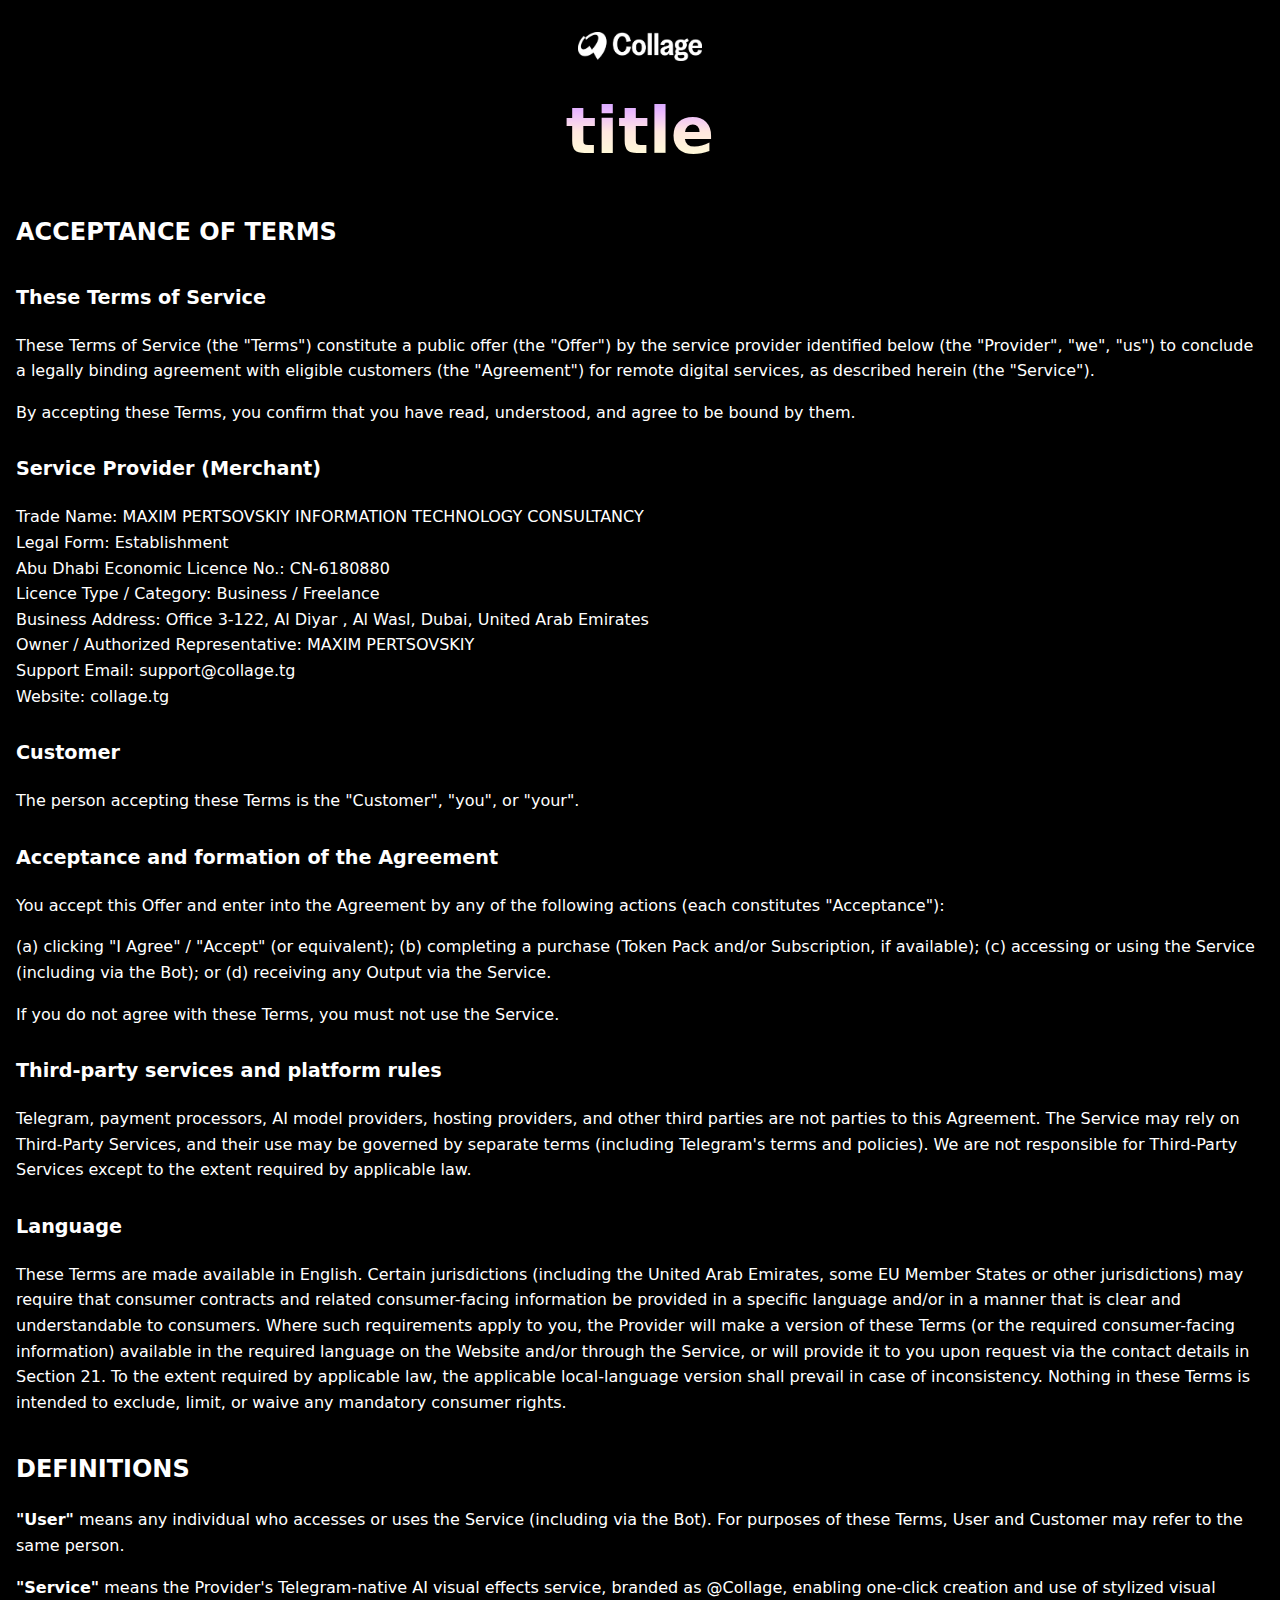
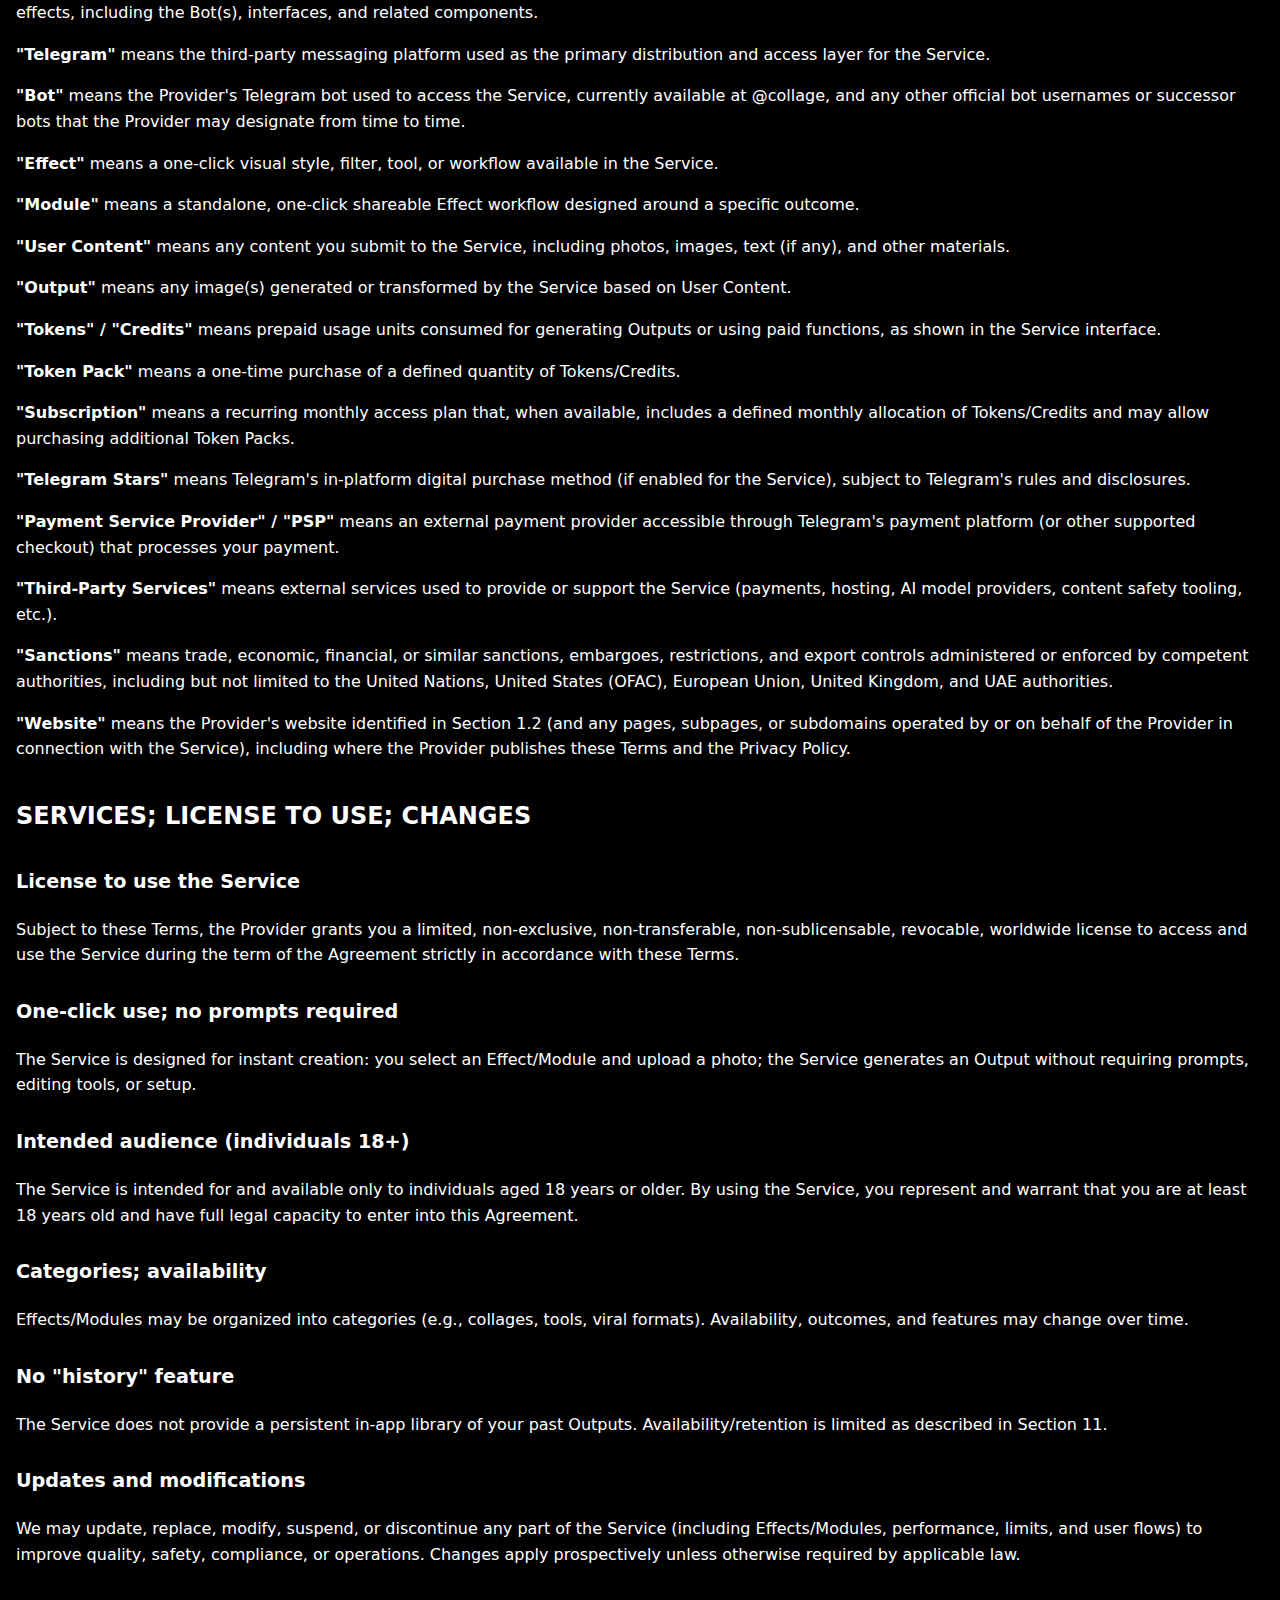
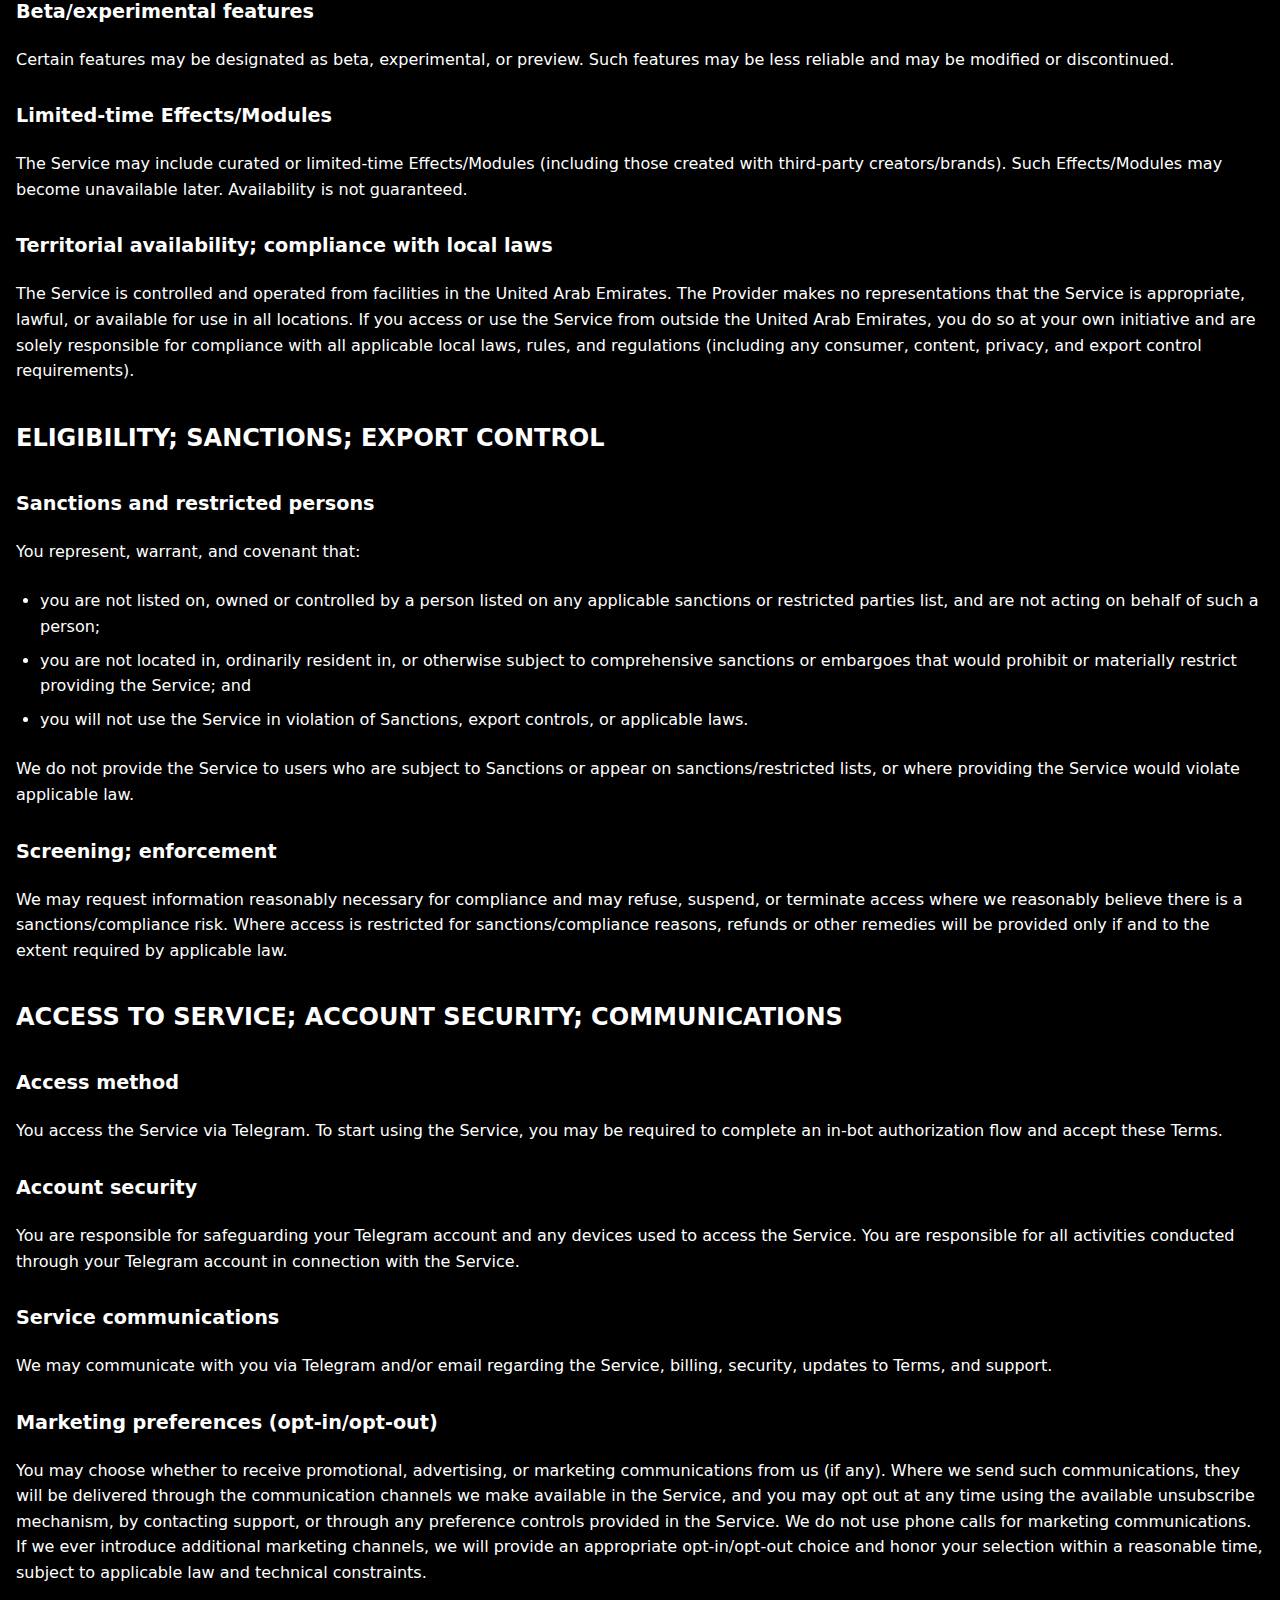
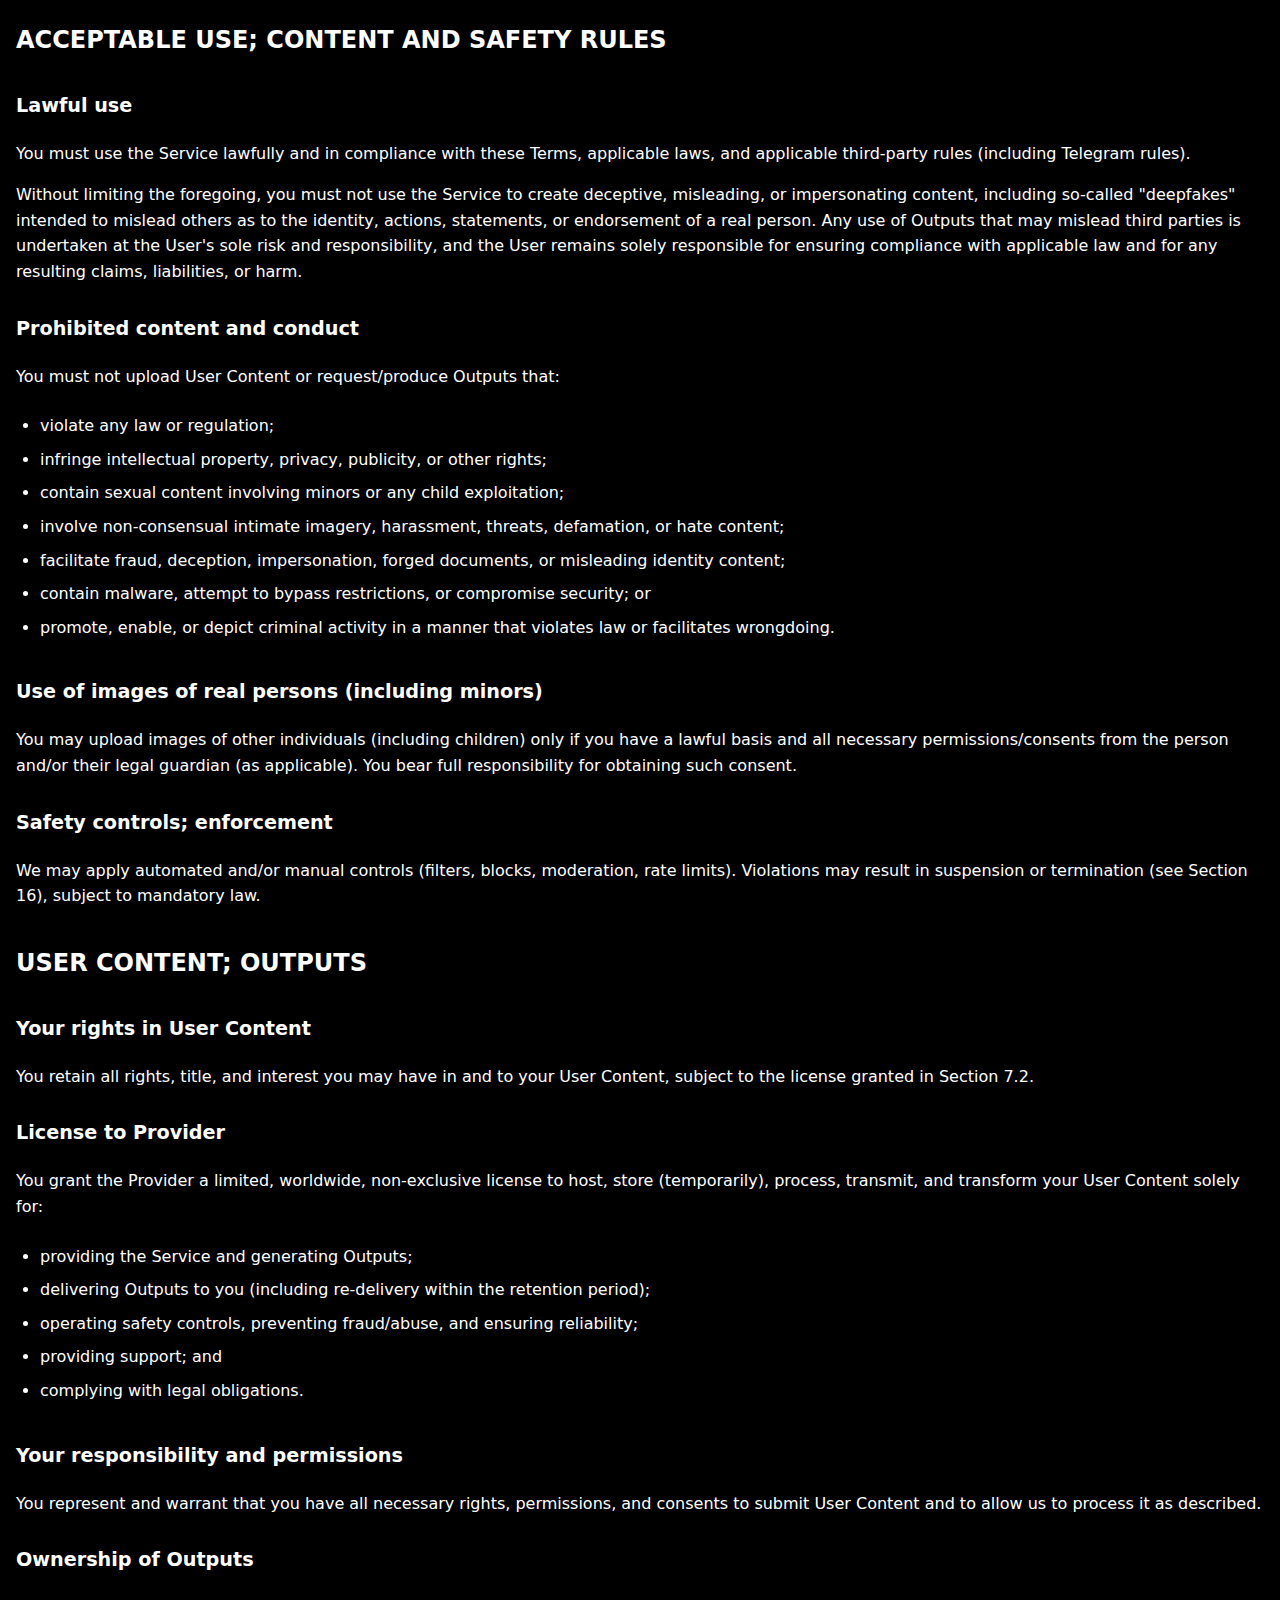
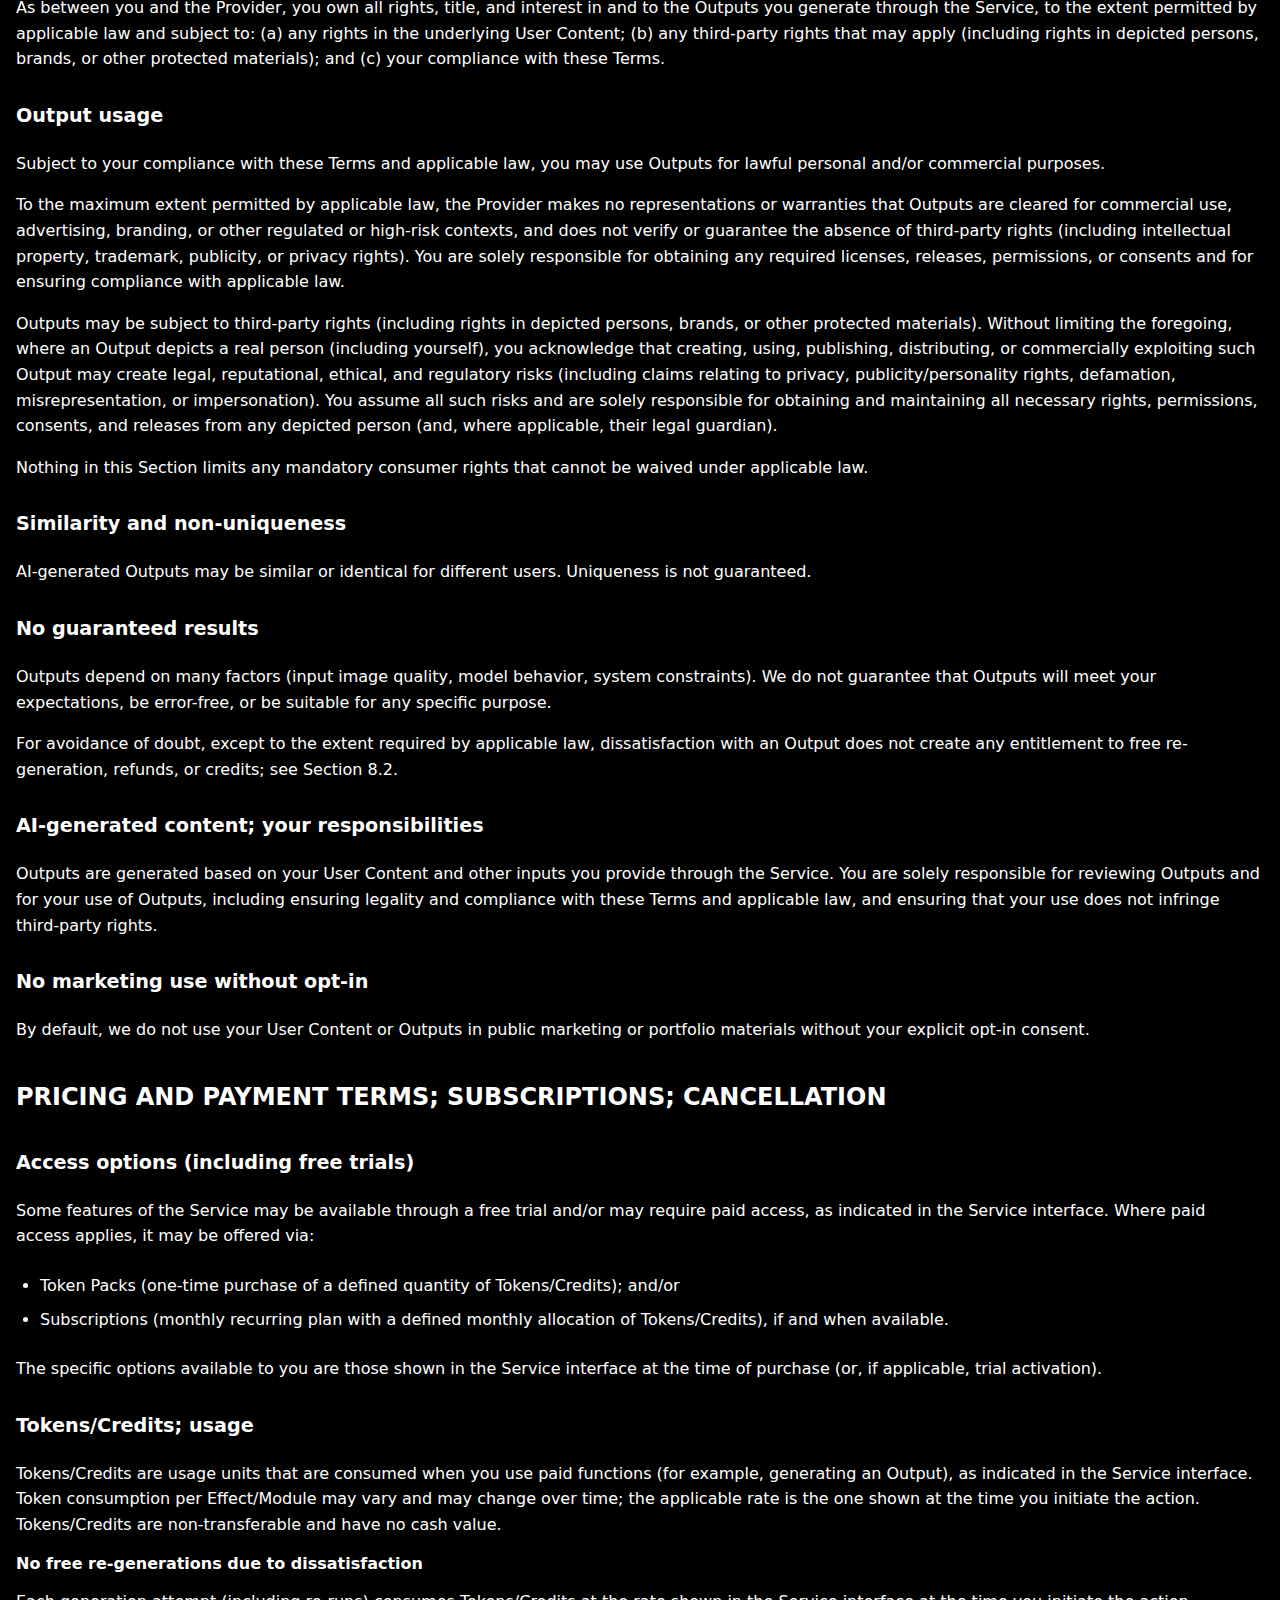
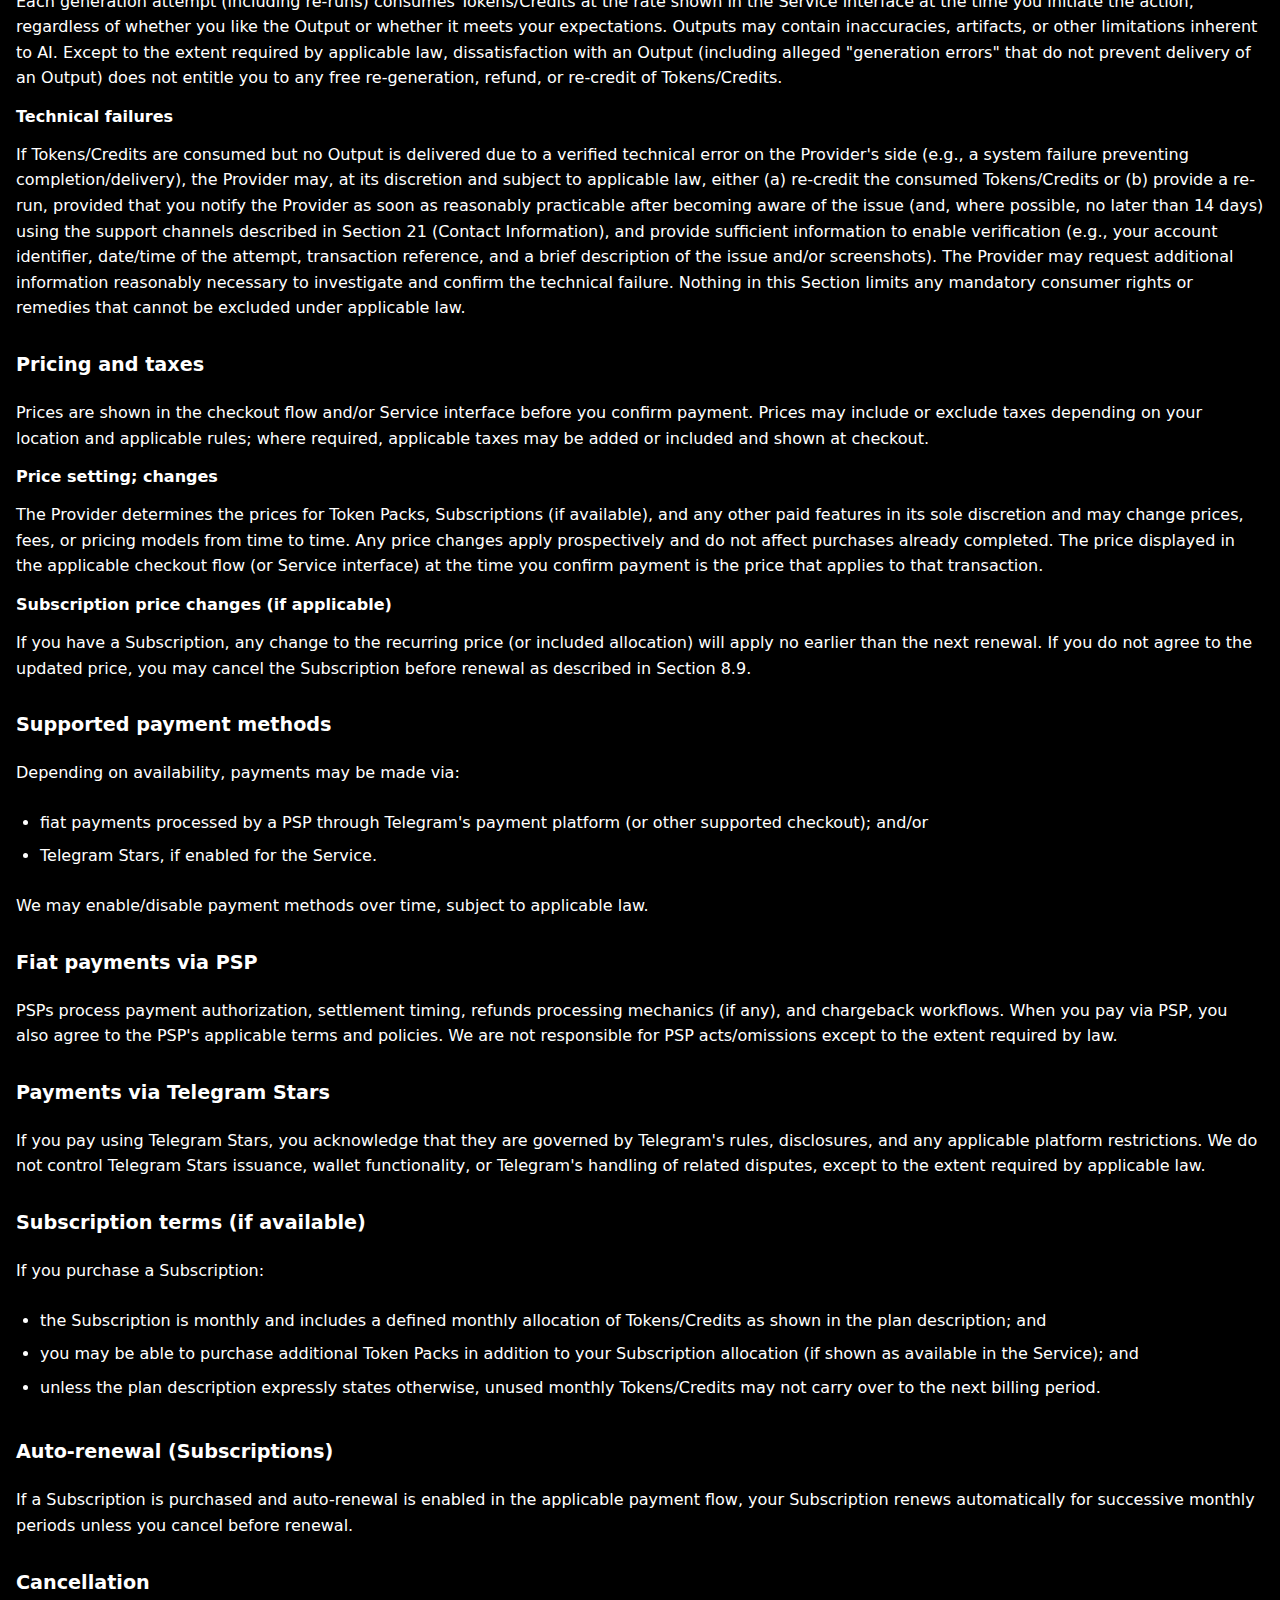
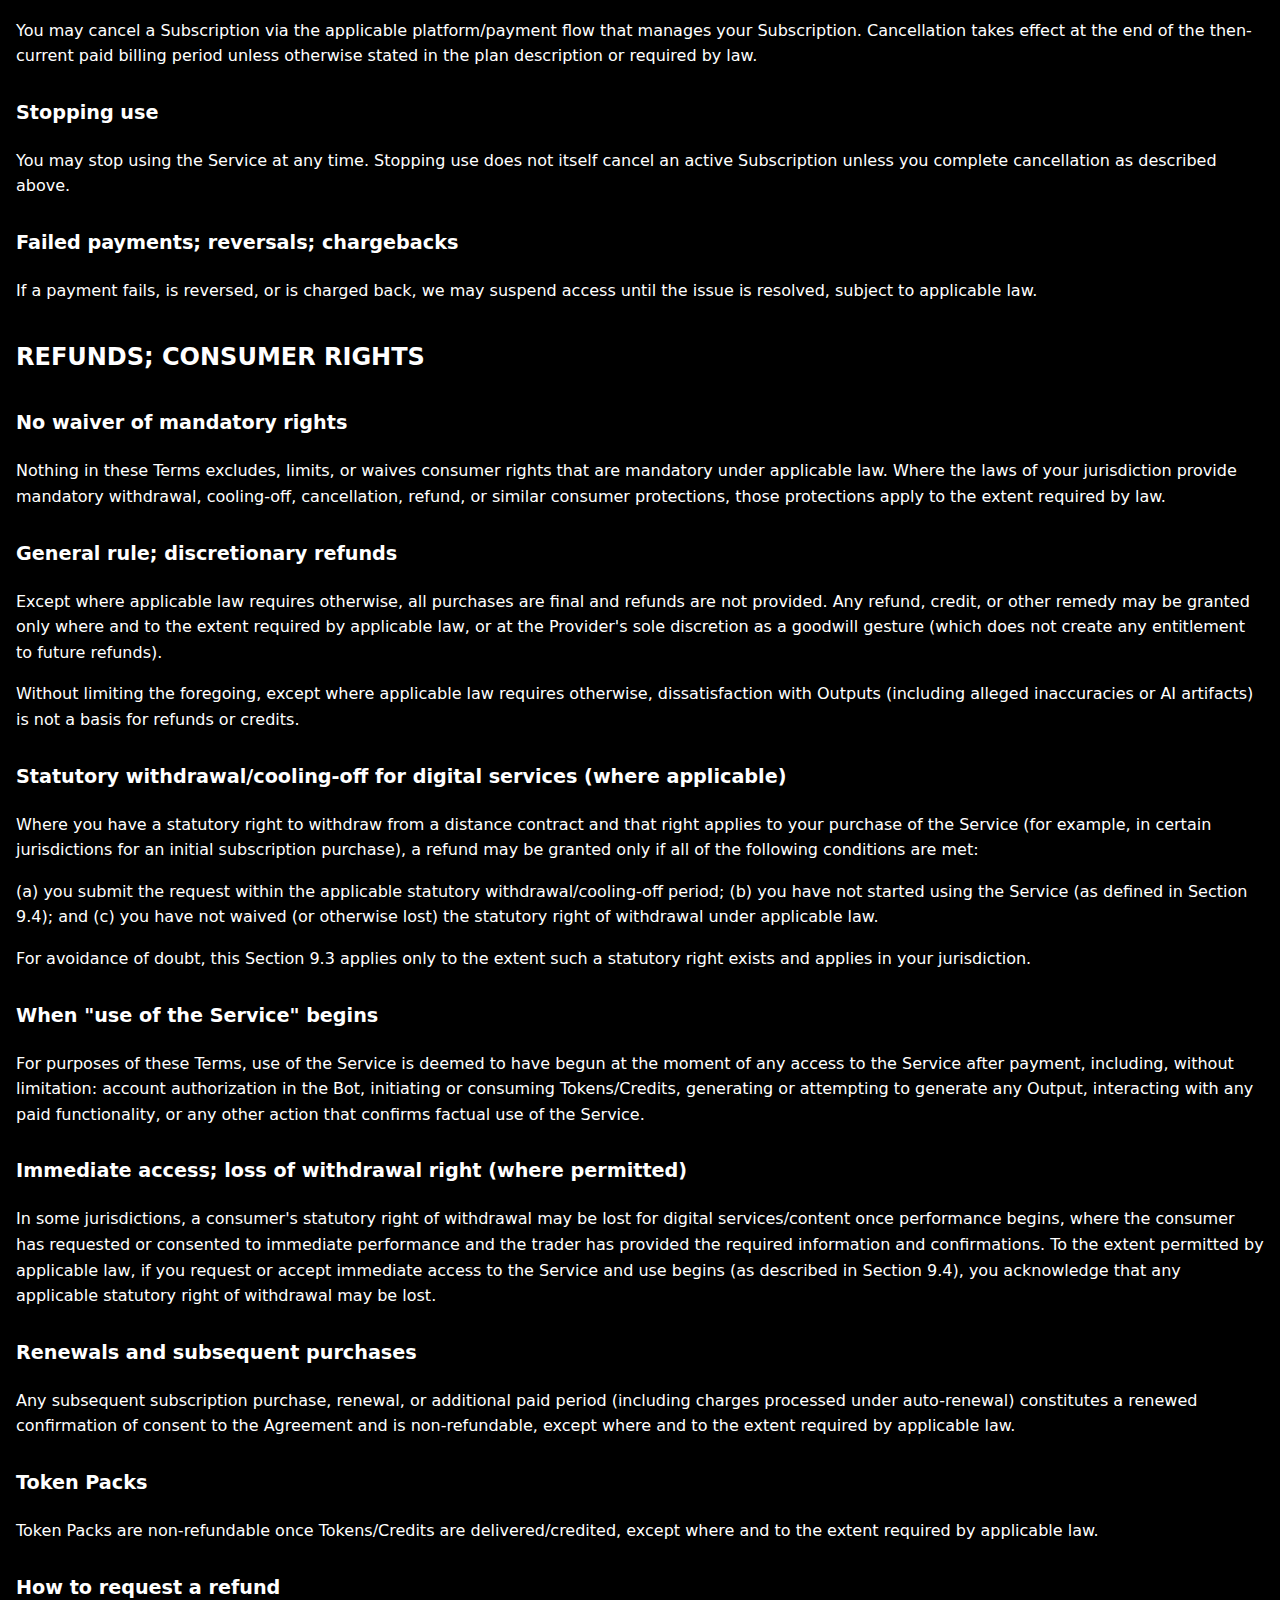
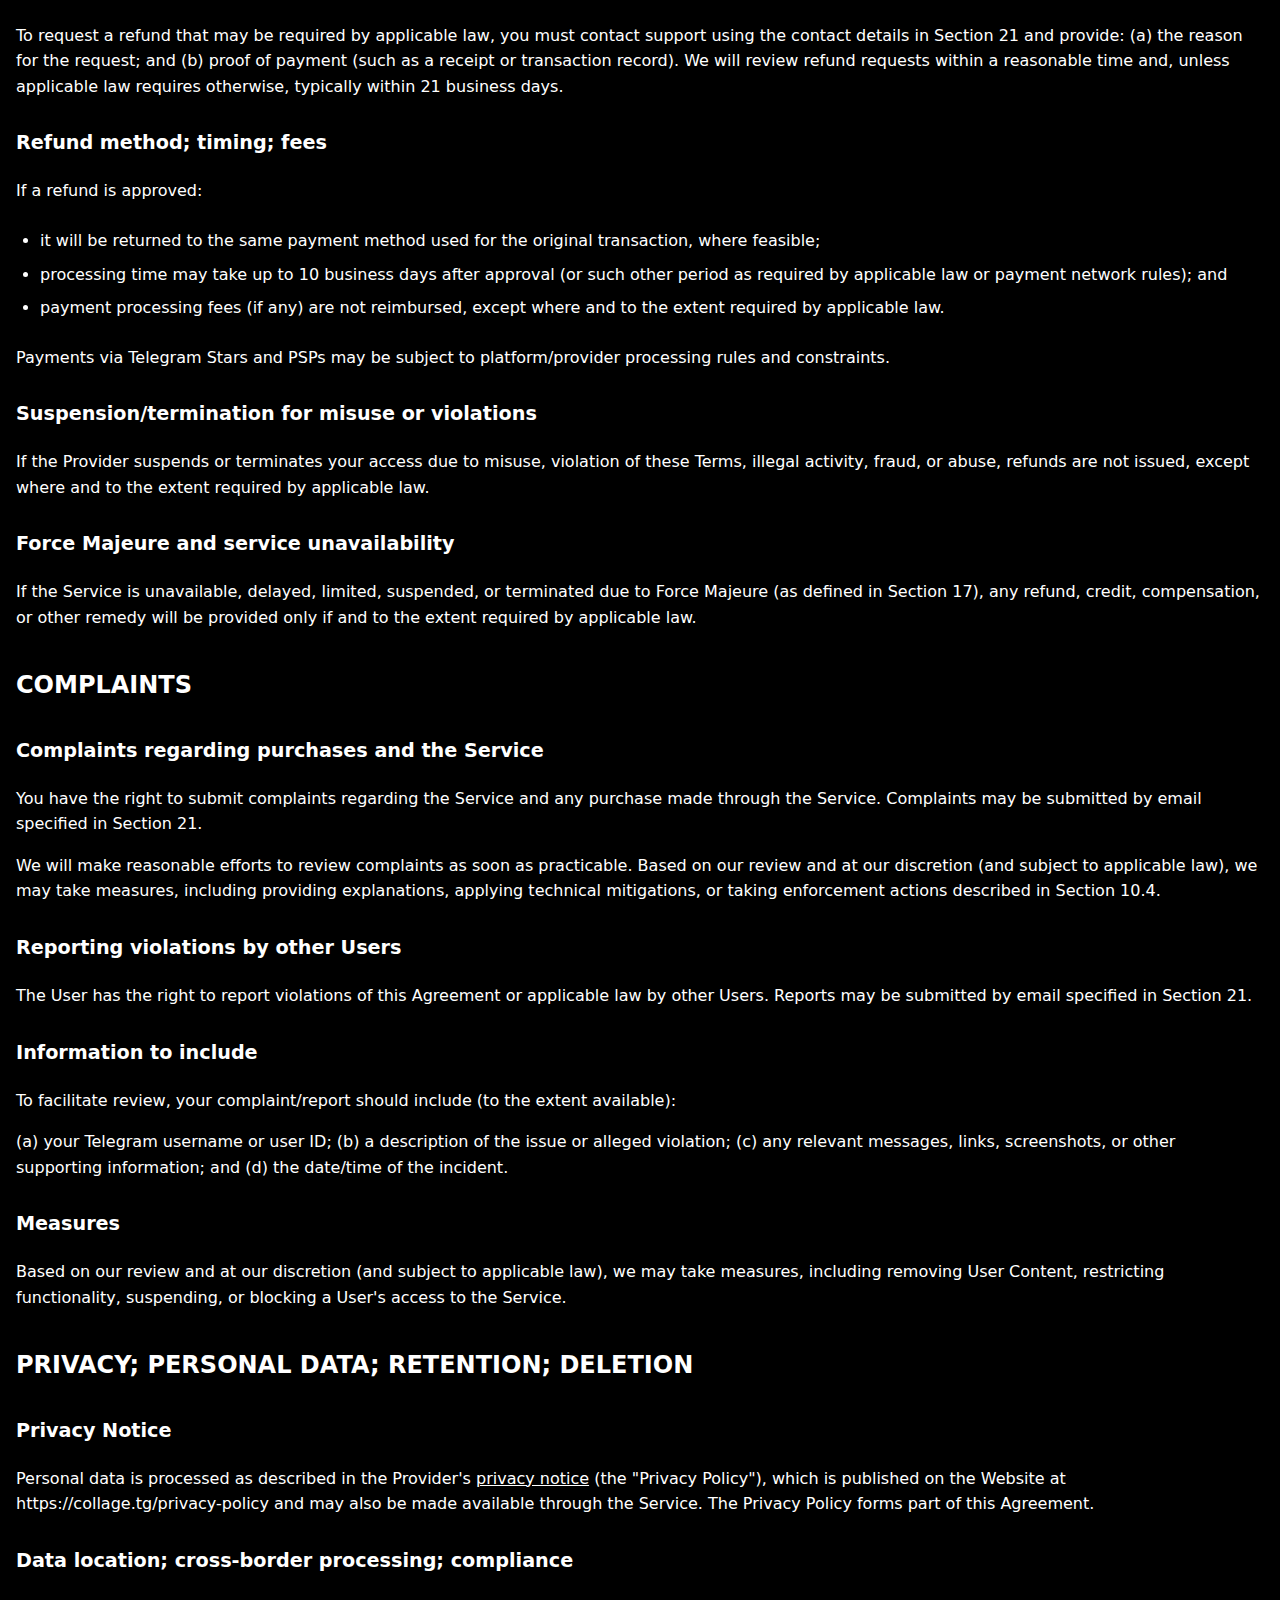
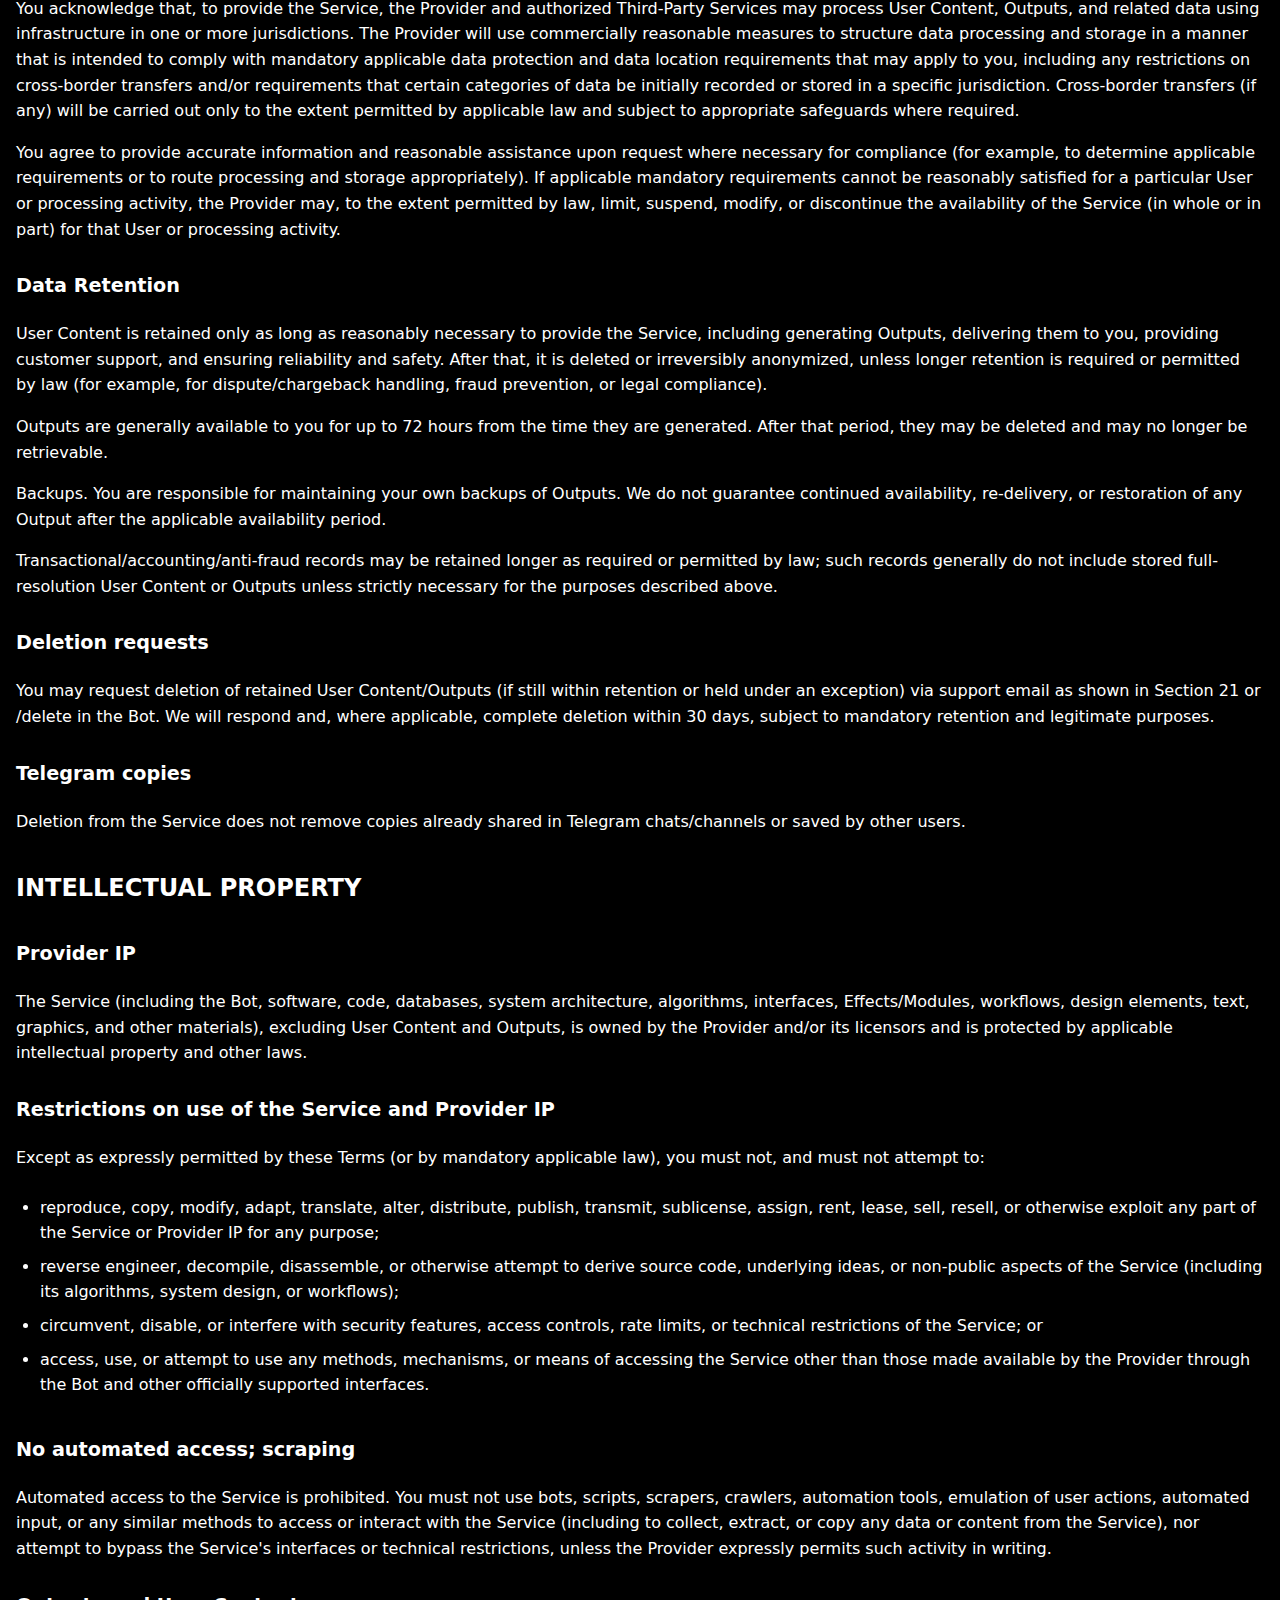
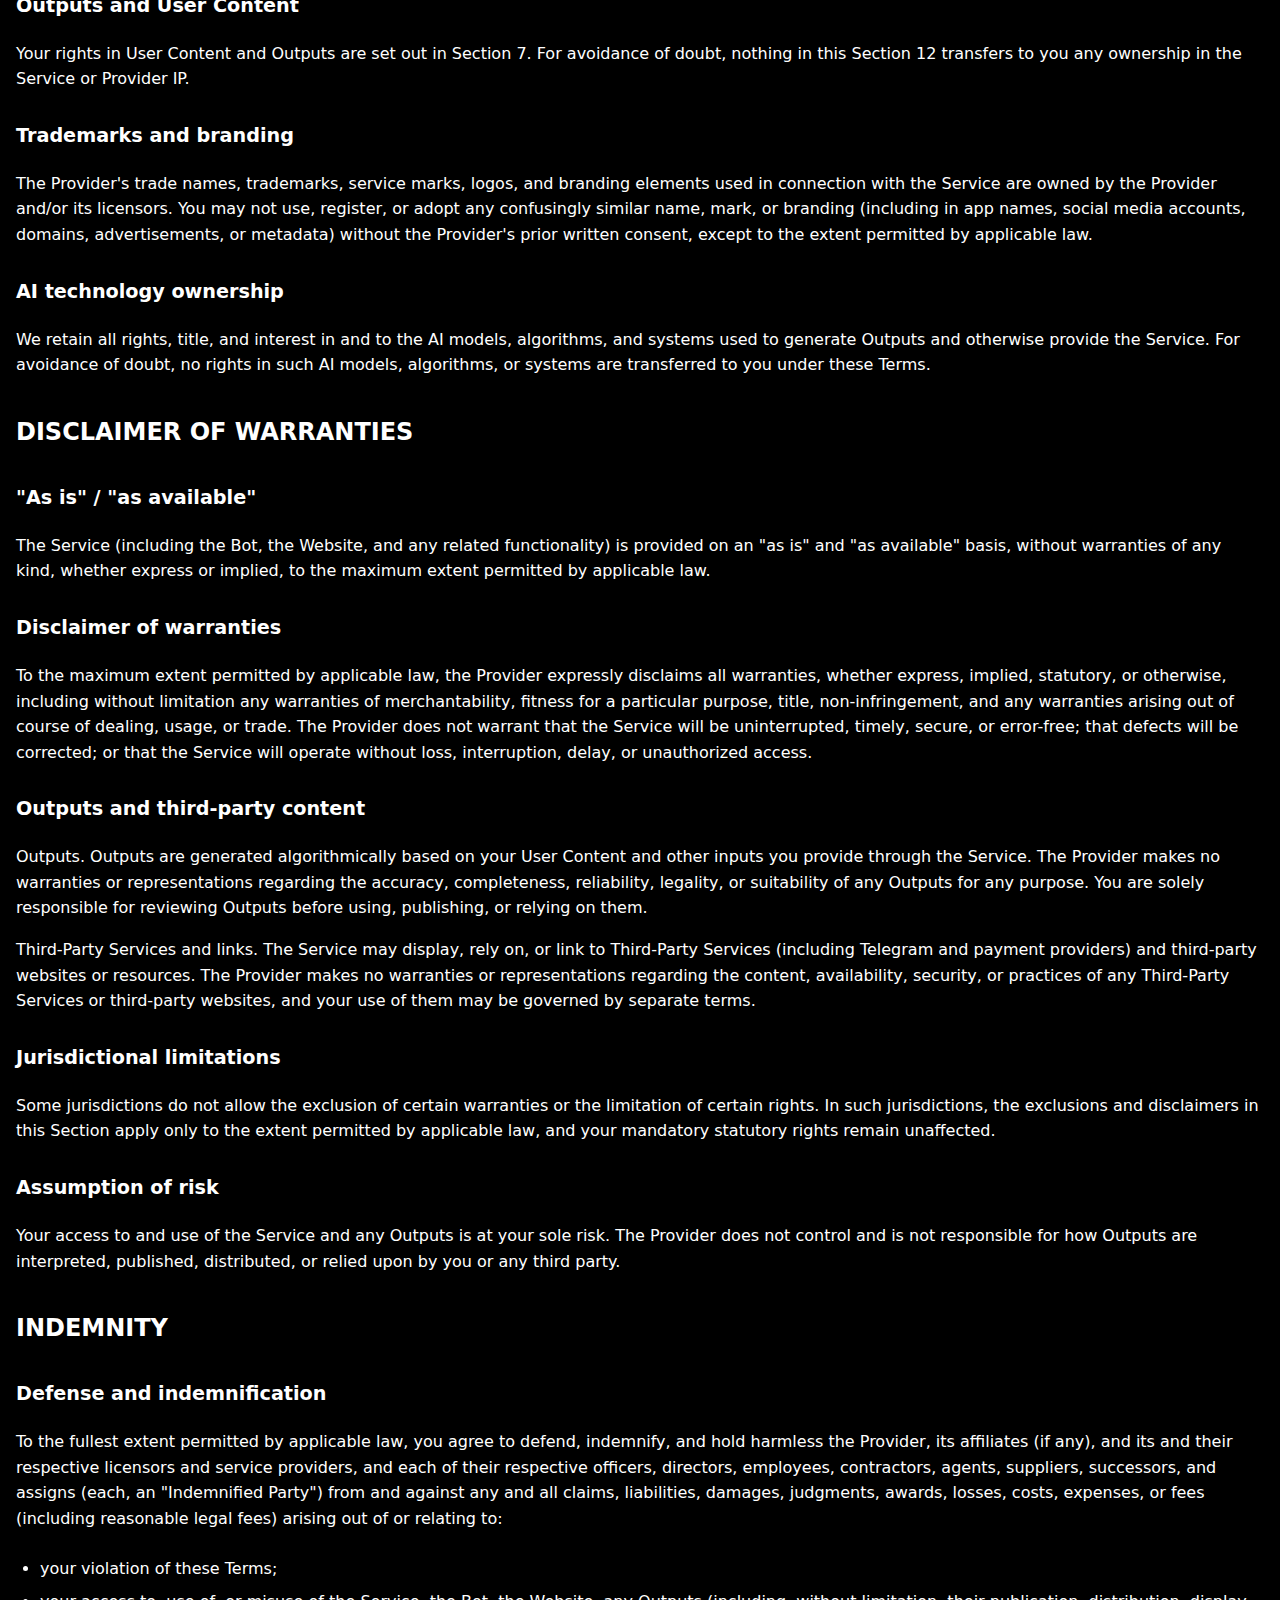
<file: terms-of-service.html>
<!DOCTYPE html>
<html lang="ru">
<head>
    <meta charset="UTF-8">
    <meta name="viewport" content="width=device-width, initial-scale=1.0">
    <meta name="description" content="Terms of Service for Collage - AI-powered photo collage application. Read our terms and conditions for using our services.">
    <meta name="robots" content="index, follow">
    
    <!-- Open Graph / Facebook -->
    <meta property="og:type" content="website">
    <meta property="og:url" content="https://collage.tg/terms-of-service">
    <meta property="og:title" content="Terms of Service">
    <meta property="og:description" content="Terms of Service for Collage - AI-powered photo collage application.">
    
    <!-- Twitter -->
    <meta name="twitter:card" content="summary">
    <meta name="twitter:url" content="https://collage.tg/terms-of-service">
    <meta name="twitter:title" content="Terms of Service">
    <meta name="twitter:description" content="Terms of Service for Collage - AI-powered photo collage application.">
    
    <!-- Canonical URL -->
    <link rel="canonical" href="https://collage.tg/terms-of-service">
    
    <title>Terms of Service</title>
    <link rel="icon" type="image/png" href="images/favicon.svg">
    <link rel="stylesheet" href="style.css?v=2">
</head>
<body>
    <div class="container policy-container">
        <!-- Header with Logo -->
        <header class="policy-header">
            <a href="index.html" class="logo-link">
                <div class="logo">
                    <img src="images/logo.png" alt="Collage Logo" class="logo-img">
                </div>
            </a>
        </header>

        <!-- Main Content -->
        <main class="policy-content">
            <!-- Page Title -->
            <h1 class="policy-title" data-i18n="title">
                Terms of Service
            </h1>

            <!-- Content Sections -->
            <div class="policy-sections">
                <section class="policy-section">
                    <h2 class="section-title">ACCEPTANCE OF TERMS</h2>
                    
                    <h3 class="subsection-title">These Terms of Service</h3>
                    <p class="section-text">
                        These Terms of Service (the "Terms") constitute a public offer (the "Offer") by the service provider identified below (the "Provider", "we", "us") to conclude a legally binding agreement with eligible customers (the "Agreement") for remote digital services, as described herein (the "Service").
                    </p>
                    <p class="section-text">
                        By accepting these Terms, you confirm that you have read, understood, and agree to be bound by them.
                    </p>

                    <h3 class="subsection-title">Service Provider (Merchant)</h3>
                    <p class="section-text">
                        Trade Name: MAXIM PERTSOVSKIY INFORMATION TECHNOLOGY CONSULTANCY<br>
                        Legal Form: Establishment<br>
                        Abu Dhabi Economic Licence No.: CN-6180880<br>
                        Licence Type / Category: Business / Freelance<br>
                        Business Address: Office 3-122, Al Diyar , Al Wasl, Dubai, United Arab Emirates<br>
                        Owner / Authorized Representative: MAXIM PERTSOVSKIY<br>
                        Support Email: support@collage.tg<br>
                        Website: collage.tg
                    </p>

                    <h3 class="subsection-title">Customer</h3>
                    <p class="section-text">
                        The person accepting these Terms is the "Customer", "you", or "your".
                    </p>

                    <h3 class="subsection-title">Acceptance and formation of the Agreement</h3>
                    <p class="section-text">
                        You accept this Offer and enter into the Agreement by any of the following actions (each constitutes "Acceptance"):
                    </p>
                    <p class="section-text">
                        (a) clicking "I Agree" / "Accept" (or equivalent); (b) completing a purchase (Token Pack and/or Subscription, if available); (c) accessing or using the Service (including via the Bot); or (d) receiving any Output via the Service.
                    </p>
                    <p class="section-text">
                        If you do not agree with these Terms, you must not use the Service.
                    </p>

                    <h3 class="subsection-title">Third-party services and platform rules</h3>
                    <p class="section-text">
                        Telegram, payment processors, AI model providers, hosting providers, and other third parties are not parties to this Agreement. The Service may rely on Third-Party Services, and their use may be governed by separate terms (including Telegram's terms and policies). We are not responsible for Third-Party Services except to the extent required by applicable law.
                    </p>

                    <h3 class="subsection-title">Language</h3>
                    <p class="section-text">
                        These Terms are made available in English. Certain jurisdictions (including the United Arab Emirates, some EU Member States or other jurisdictions) may require that consumer contracts and related consumer-facing information be provided in a specific language and/or in a manner that is clear and understandable to consumers. Where such requirements apply to you, the Provider will make a version of these Terms (or the required consumer-facing information) available in the required language on the Website and/or through the Service, or will provide it to you upon request via the contact details in Section 21. To the extent required by applicable law, the applicable local-language version shall prevail in case of inconsistency. Nothing in these Terms is intended to exclude, limit, or waive any mandatory consumer rights.
                    </p>
                </section>

                <section class="policy-section">
                    <h2 class="section-title">DEFINITIONS</h2>
                    <p class="section-text">
                        <strong>"User"</strong> means any individual who accesses or uses the Service (including via the Bot). For purposes of these Terms, User and Customer may refer to the same person.
                    </p>
                    <p class="section-text">
                        <strong>"Service"</strong> means the Provider's Telegram-native AI visual effects service, branded as @Collage, enabling one-click creation and use of stylized visual effects, including the Bot(s), interfaces, and related components.
                    </p>
                    <p class="section-text">
                        <strong>"Telegram"</strong> means the third-party messaging platform used as the primary distribution and access layer for the Service.
                    </p>
                    <p class="section-text">
                        <strong>"Bot"</strong> means the Provider's Telegram bot used to access the Service, currently available at @collage, and any other official bot usernames or successor bots that the Provider may designate from time to time.
                    </p>
                    <p class="section-text">
                        <strong>"Effect"</strong> means a one-click visual style, filter, tool, or workflow available in the Service.
                    </p>
                    <p class="section-text">
                        <strong>"Module"</strong> means a standalone, one-click shareable Effect workflow designed around a specific outcome.
                    </p>
                    <p class="section-text">
                        <strong>"User Content"</strong> means any content you submit to the Service, including photos, images, text (if any), and other materials.
                    </p>
                    <p class="section-text">
                        <strong>"Output"</strong> means any image(s) generated or transformed by the Service based on User Content.
                    </p>
                    <p class="section-text">
                        <strong>"Tokens" / "Credits"</strong> means prepaid usage units consumed for generating Outputs or using paid functions, as shown in the Service interface.
                    </p>
                    <p class="section-text">
                        <strong>"Token Pack"</strong> means a one-time purchase of a defined quantity of Tokens/Credits.
                    </p>
                    <p class="section-text">
                        <strong>"Subscription"</strong> means a recurring monthly access plan that, when available, includes a defined monthly allocation of Tokens/Credits and may allow purchasing additional Token Packs.
                    </p>
                    <p class="section-text">
                        <strong>"Telegram Stars"</strong> means Telegram's in-platform digital purchase method (if enabled for the Service), subject to Telegram's rules and disclosures.
                    </p>
                    <p class="section-text">
                        <strong>"Payment Service Provider" / "PSP"</strong> means an external payment provider accessible through Telegram's payment platform (or other supported checkout) that processes your payment.
                    </p>
                    <p class="section-text">
                        <strong>"Third-Party Services"</strong> means external services used to provide or support the Service (payments, hosting, AI model providers, content safety tooling, etc.).
                    </p>
                    <p class="section-text">
                        <strong>"Sanctions"</strong> means trade, economic, financial, or similar sanctions, embargoes, restrictions, and export controls administered or enforced by competent authorities, including but not limited to the United Nations, United States (OFAC), European Union, United Kingdom, and UAE authorities.
                    </p>
                    <p class="section-text">
                        <strong>"Website"</strong> means the Provider's website identified in Section 1.2 (and any pages, subpages, or subdomains operated by or on behalf of the Provider in connection with the Service), including where the Provider publishes these Terms and the Privacy Policy.
                    </p>
                </section>

                <section class="policy-section">
                    <h2 class="section-title">SERVICES; LICENSE TO USE; CHANGES</h2>
                    
                    <h3 class="subsection-title">License to use the Service</h3>
                    <p class="section-text">
                        Subject to these Terms, the Provider grants you a limited, non-exclusive, non-transferable, non-sublicensable, revocable, worldwide license to access and use the Service during the term of the Agreement strictly in accordance with these Terms.
                    </p>

                    <h3 class="subsection-title">One-click use; no prompts required</h3>
                    <p class="section-text">
                        The Service is designed for instant creation: you select an Effect/Module and upload a photo; the Service generates an Output without requiring prompts, editing tools, or setup.
                    </p>

                    <h3 class="subsection-title">Intended audience (individuals 18+)</h3>
                    <p class="section-text">
                        The Service is intended for and available only to individuals aged 18 years or older. By using the Service, you represent and warrant that you are at least 18 years old and have full legal capacity to enter into this Agreement.
                    </p>

                    <h3 class="subsection-title">Categories; availability</h3>
                    <p class="section-text">
                        Effects/Modules may be organized into categories (e.g., collages, tools, viral formats). Availability, outcomes, and features may change over time.
                    </p>

                    <h3 class="subsection-title">No "history" feature</h3>
                    <p class="section-text">
                        The Service does not provide a persistent in-app library of your past Outputs. Availability/retention is limited as described in Section 11.
                    </p>

                    <h3 class="subsection-title">Updates and modifications</h3>
                    <p class="section-text">
                        We may update, replace, modify, suspend, or discontinue any part of the Service (including Effects/Modules, performance, limits, and user flows) to improve quality, safety, compliance, or operations. Changes apply prospectively unless otherwise required by applicable law.
                    </p>

                    <h3 class="subsection-title">Beta/experimental features</h3>
                    <p class="section-text">
                        Certain features may be designated as beta, experimental, or preview. Such features may be less reliable and may be modified or discontinued.
                    </p>

                    <h3 class="subsection-title">Limited-time Effects/Modules</h3>
                    <p class="section-text">
                        The Service may include curated or limited-time Effects/Modules (including those created with third-party creators/brands). Such Effects/Modules may become unavailable later. Availability is not guaranteed.
                    </p>

                    <h3 class="subsection-title">Territorial availability; compliance with local laws</h3>
                    <p class="section-text">
                        The Service is controlled and operated from facilities in the United Arab Emirates. The Provider makes no representations that the Service is appropriate, lawful, or available for use in all locations. If you access or use the Service from outside the United Arab Emirates, you do so at your own initiative and are solely responsible for compliance with all applicable local laws, rules, and regulations (including any consumer, content, privacy, and export control requirements).
                    </p>
                </section>

                <section class="policy-section">
                    <h2 class="section-title">ELIGIBILITY; SANCTIONS; EXPORT CONTROL</h2>
                    
                    <h3 class="subsection-title">Sanctions and restricted persons</h3>
                    <p class="section-text">
                        You represent, warrant, and covenant that:
                    </p>
                    <ul class="section-list">
                        <li>you are not listed on, owned or controlled by a person listed on any applicable sanctions or restricted parties list, and are not acting on behalf of such a person;</li>
                        <li>you are not located in, ordinarily resident in, or otherwise subject to comprehensive sanctions or embargoes that would prohibit or materially restrict providing the Service; and</li>
                        <li>you will not use the Service in violation of Sanctions, export controls, or applicable laws.</li>
                    </ul>
                    <p class="section-text">
                        We do not provide the Service to users who are subject to Sanctions or appear on sanctions/restricted lists, or where providing the Service would violate applicable law.
                    </p>

                    <h3 class="subsection-title">Screening; enforcement</h3>
                    <p class="section-text">
                        We may request information reasonably necessary for compliance and may refuse, suspend, or terminate access where we reasonably believe there is a sanctions/compliance risk. Where access is restricted for sanctions/compliance reasons, refunds or other remedies will be provided only if and to the extent required by applicable law.
                    </p>
                </section>

                <section class="policy-section">
                    <h2 class="section-title">ACCESS TO SERVICE; ACCOUNT SECURITY; COMMUNICATIONS</h2>
                    
                    <h3 class="subsection-title">Access method</h3>
                    <p class="section-text">
                        You access the Service via Telegram. To start using the Service, you may be required to complete an in-bot authorization flow and accept these Terms.
                    </p>

                    <h3 class="subsection-title">Account security</h3>
                    <p class="section-text">
                        You are responsible for safeguarding your Telegram account and any devices used to access the Service. You are responsible for all activities conducted through your Telegram account in connection with the Service.
                    </p>

                    <h3 class="subsection-title">Service communications</h3>
                    <p class="section-text">
                        We may communicate with you via Telegram and/or email regarding the Service, billing, security, updates to Terms, and support.
                    </p>

                    <h3 class="subsection-title">Marketing preferences (opt-in/opt-out)</h3>
                    <p class="section-text">
                        You may choose whether to receive promotional, advertising, or marketing communications from us (if any). Where we send such communications, they will be delivered through the communication channels we make available in the Service, and you may opt out at any time using the available unsubscribe mechanism, by contacting support, or through any preference controls provided in the Service. We do not use phone calls for marketing communications. If we ever introduce additional marketing channels, we will provide an appropriate opt-in/opt-out choice and honor your selection within a reasonable time, subject to applicable law and technical constraints.
                    </p>
                </section>

                <section class="policy-section">
                    <h2 class="section-title">ACCEPTABLE USE; CONTENT AND SAFETY RULES</h2>
                    
                    <h3 class="subsection-title">Lawful use</h3>
                    <p class="section-text">
                        You must use the Service lawfully and in compliance with these Terms, applicable laws, and applicable third-party rules (including Telegram rules).
                    </p>
                    <p class="section-text">
                        Without limiting the foregoing, you must not use the Service to create deceptive, misleading, or impersonating content, including so-called "deepfakes" intended to mislead others as to the identity, actions, statements, or endorsement of a real person. Any use of Outputs that may mislead third parties is undertaken at the User's sole risk and responsibility, and the User remains solely responsible for ensuring compliance with applicable law and for any resulting claims, liabilities, or harm.
                    </p>

                    <h3 class="subsection-title">Prohibited content and conduct</h3>
                    <p class="section-text">
                        You must not upload User Content or request/produce Outputs that:
                    </p>
                    <ul class="section-list">
                        <li>violate any law or regulation;</li>
                        <li>infringe intellectual property, privacy, publicity, or other rights;</li>
                        <li>contain sexual content involving minors or any child exploitation;</li>
                        <li>involve non-consensual intimate imagery, harassment, threats, defamation, or hate content;</li>
                        <li>facilitate fraud, deception, impersonation, forged documents, or misleading identity content;</li>
                        <li>contain malware, attempt to bypass restrictions, or compromise security; or</li>
                        <li>promote, enable, or depict criminal activity in a manner that violates law or facilitates wrongdoing.</li>
                    </ul>

                    <h3 class="subsection-title">Use of images of real persons (including minors)</h3>
                    <p class="section-text">
                        You may upload images of other individuals (including children) only if you have a lawful basis and all necessary permissions/consents from the person and/or their legal guardian (as applicable). You bear full responsibility for obtaining such consent.
                    </p>

                    <h3 class="subsection-title">Safety controls; enforcement</h3>
                    <p class="section-text">
                        We may apply automated and/or manual controls (filters, blocks, moderation, rate limits). Violations may result in suspension or termination (see Section 16), subject to mandatory law.
                    </p>
                </section>

                <section class="policy-section">
                    <h2 class="section-title">USER CONTENT; OUTPUTS</h2>
                    
                    <h3 class="subsection-title">Your rights in User Content</h3>
                    <p class="section-text">
                        You retain all rights, title, and interest you may have in and to your User Content, subject to the license granted in Section 7.2.
                    </p>

                    <h3 class="subsection-title">License to Provider</h3>
                    <p class="section-text">
                        You grant the Provider a limited, worldwide, non-exclusive license to host, store (temporarily), process, transmit, and transform your User Content solely for:
                    </p>
                    <ul class="section-list">
                        <li>providing the Service and generating Outputs;</li>
                        <li>delivering Outputs to you (including re-delivery within the retention period);</li>
                        <li>operating safety controls, preventing fraud/abuse, and ensuring reliability;</li>
                        <li>providing support; and</li>
                        <li>complying with legal obligations.</li>
                    </ul>

                    <h3 class="subsection-title">Your responsibility and permissions</h3>
                    <p class="section-text">
                        You represent and warrant that you have all necessary rights, permissions, and consents to submit User Content and to allow us to process it as described.
                    </p>

                    <h3 class="subsection-title">Ownership of Outputs</h3>
                    <p class="section-text">
                        As between you and the Provider, you own all rights, title, and interest in and to the Outputs you generate through the Service, to the extent permitted by applicable law and subject to: (a) any rights in the underlying User Content; (b) any third-party rights that may apply (including rights in depicted persons, brands, or other protected materials); and (c) your compliance with these Terms.
                    </p>

                    <h3 class="subsection-title">Output usage</h3>
                    <p class="section-text">
                        Subject to your compliance with these Terms and applicable law, you may use Outputs for lawful personal and/or commercial purposes.
                    </p>
                    <p class="section-text">
                        To the maximum extent permitted by applicable law, the Provider makes no representations or warranties that Outputs are cleared for commercial use, advertising, branding, or other regulated or high-risk contexts, and does not verify or guarantee the absence of third-party rights (including intellectual property, trademark, publicity, or privacy rights). You are solely responsible for obtaining any required licenses, releases, permissions, or consents and for ensuring compliance with applicable law.
                    </p>
                    <p class="section-text">
                        Outputs may be subject to third-party rights (including rights in depicted persons, brands, or other protected materials). Without limiting the foregoing, where an Output depicts a real person (including yourself), you acknowledge that creating, using, publishing, distributing, or commercially exploiting such Output may create legal, reputational, ethical, and regulatory risks (including claims relating to privacy, publicity/personality rights, defamation, misrepresentation, or impersonation). You assume all such risks and are solely responsible for obtaining and maintaining all necessary rights, permissions, consents, and releases from any depicted person (and, where applicable, their legal guardian).
                    </p>
                    <p class="section-text">
                        Nothing in this Section limits any mandatory consumer rights that cannot be waived under applicable law.
                    </p>

                    <h3 class="subsection-title">Similarity and non-uniqueness</h3>
                    <p class="section-text">
                        AI-generated Outputs may be similar or identical for different users. Uniqueness is not guaranteed.
                    </p>

                    <h3 class="subsection-title">No guaranteed results</h3>
                    <p class="section-text">
                        Outputs depend on many factors (input image quality, model behavior, system constraints). We do not guarantee that Outputs will meet your expectations, be error-free, or be suitable for any specific purpose.
                    </p>
                    <p class="section-text">
                        For avoidance of doubt, except to the extent required by applicable law, dissatisfaction with an Output does not create any entitlement to free re-generation, refunds, or credits; see Section 8.2.
                    </p>

                    <h3 class="subsection-title">AI-generated content; your responsibilities</h3>
                    <p class="section-text">
                        Outputs are generated based on your User Content and other inputs you provide through the Service. You are solely responsible for reviewing Outputs and for your use of Outputs, including ensuring legality and compliance with these Terms and applicable law, and ensuring that your use does not infringe third-party rights.
                    </p>

                    <h3 class="subsection-title">No marketing use without opt-in</h3>
                    <p class="section-text">
                        By default, we do not use your User Content or Outputs in public marketing or portfolio materials without your explicit opt-in consent.
                    </p>
                </section>

                <section class="policy-section">
                    <h2 class="section-title">PRICING AND PAYMENT TERMS; SUBSCRIPTIONS; CANCELLATION</h2>
                    
                    <h3 class="subsection-title">Access options (including free trials)</h3>
                    <p class="section-text">
                        Some features of the Service may be available through a free trial and/or may require paid access, as indicated in the Service interface. Where paid access applies, it may be offered via:
                    </p>
                    <ul class="section-list">
                        <li>Token Packs (one-time purchase of a defined quantity of Tokens/Credits); and/or</li>
                        <li>Subscriptions (monthly recurring plan with a defined monthly allocation of Tokens/Credits), if and when available.</li>
                    </ul>
                    <p class="section-text">
                        The specific options available to you are those shown in the Service interface at the time of purchase (or, if applicable, trial activation).
                    </p>

                    <h3 class="subsection-title">Tokens/Credits; usage</h3>
                    <p class="section-text">
                        Tokens/Credits are usage units that are consumed when you use paid functions (for example, generating an Output), as indicated in the Service interface. Token consumption per Effect/Module may vary and may change over time; the applicable rate is the one shown at the time you initiate the action. Tokens/Credits are non-transferable and have no cash value.
                    </p>

                    <h4 class="subsubsection-title">No free re-generations due to dissatisfaction</h4>
                    <p class="section-text">
                        Each generation attempt (including re-runs) consumes Tokens/Credits at the rate shown in the Service interface at the time you initiate the action, regardless of whether you like the Output or whether it meets your expectations. Outputs may contain inaccuracies, artifacts, or other limitations inherent to AI. Except to the extent required by applicable law, dissatisfaction with an Output (including alleged "generation errors" that do not prevent delivery of an Output) does not entitle you to any free re-generation, refund, or re-credit of Tokens/Credits.
                    </p>

                    <h4 class="subsubsection-title">Technical failures</h4>
                    <p class="section-text">
                        If Tokens/Credits are consumed but no Output is delivered due to a verified technical error on the Provider's side (e.g., a system failure preventing completion/delivery), the Provider may, at its discretion and subject to applicable law, either (a) re-credit the consumed Tokens/Credits or (b) provide a re-run, provided that you notify the Provider as soon as reasonably practicable after becoming aware of the issue (and, where possible, no later than 14 days) using the support channels described in Section 21 (Contact Information), and provide sufficient information to enable verification (e.g., your account identifier, date/time of the attempt, transaction reference, and a brief description of the issue and/or screenshots). The Provider may request additional information reasonably necessary to investigate and confirm the technical failure. Nothing in this Section limits any mandatory consumer rights or remedies that cannot be excluded under applicable law.
                    </p>

                    <h3 class="subsection-title">Pricing and taxes</h3>
                    <p class="section-text">
                        Prices are shown in the checkout flow and/or Service interface before you confirm payment. Prices may include or exclude taxes depending on your location and applicable rules; where required, applicable taxes may be added or included and shown at checkout.
                    </p>

                    <h4 class="subsubsection-title">Price setting; changes</h4>
                    <p class="section-text">
                        The Provider determines the prices for Token Packs, Subscriptions (if available), and any other paid features in its sole discretion and may change prices, fees, or pricing models from time to time. Any price changes apply prospectively and do not affect purchases already completed. The price displayed in the applicable checkout flow (or Service interface) at the time you confirm payment is the price that applies to that transaction.
                    </p>

                    <h4 class="subsubsection-title">Subscription price changes (if applicable)</h4>
                    <p class="section-text">
                        If you have a Subscription, any change to the recurring price (or included allocation) will apply no earlier than the next renewal. If you do not agree to the updated price, you may cancel the Subscription before renewal as described in Section 8.9.
                    </p>

                    <h3 class="subsection-title">Supported payment methods</h3>
                    <p class="section-text">
                        Depending on availability, payments may be made via:
                    </p>
                    <ul class="section-list">
                        <li>fiat payments processed by a PSP through Telegram's payment platform (or other supported checkout); and/or</li>
                        <li>Telegram Stars, if enabled for the Service.</li>
                    </ul>
                    <p class="section-text">
                        We may enable/disable payment methods over time, subject to applicable law.
                    </p>

                    <h3 class="subsection-title">Fiat payments via PSP</h3>
                    <p class="section-text">
                        PSPs process payment authorization, settlement timing, refunds processing mechanics (if any), and chargeback workflows. When you pay via PSP, you also agree to the PSP's applicable terms and policies. We are not responsible for PSP acts/omissions except to the extent required by law.
                    </p>

                    <h3 class="subsection-title">Payments via Telegram Stars</h3>
                    <p class="section-text">
                        If you pay using Telegram Stars, you acknowledge that they are governed by Telegram's rules, disclosures, and any applicable platform restrictions. We do not control Telegram Stars issuance, wallet functionality, or Telegram's handling of related disputes, except to the extent required by applicable law.
                    </p>

                    <h3 class="subsection-title">Subscription terms (if available)</h3>
                    <p class="section-text">
                        If you purchase a Subscription:
                    </p>
                    <ul class="section-list">
                        <li>the Subscription is monthly and includes a defined monthly allocation of Tokens/Credits as shown in the plan description; and</li>
                        <li>you may be able to purchase additional Token Packs in addition to your Subscription allocation (if shown as available in the Service); and</li>
                        <li>unless the plan description expressly states otherwise, unused monthly Tokens/Credits may not carry over to the next billing period.</li>
                    </ul>

                    <h3 class="subsection-title">Auto-renewal (Subscriptions)</h3>
                    <p class="section-text">
                        If a Subscription is purchased and auto-renewal is enabled in the applicable payment flow, your Subscription renews automatically for successive monthly periods unless you cancel before renewal.
                    </p>

                    <h3 class="subsection-title">Cancellation</h3>
                    <p class="section-text">
                        You may cancel a Subscription via the applicable platform/payment flow that manages your Subscription. Cancellation takes effect at the end of the then-current paid billing period unless otherwise stated in the plan description or required by law.
                    </p>

                    <h3 class="subsection-title">Stopping use</h3>
                    <p class="section-text">
                        You may stop using the Service at any time. Stopping use does not itself cancel an active Subscription unless you complete cancellation as described above.
                    </p>

                    <h3 class="subsection-title">Failed payments; reversals; chargebacks</h3>
                    <p class="section-text">
                        If a payment fails, is reversed, or is charged back, we may suspend access until the issue is resolved, subject to applicable law.
                    </p>
                </section>

                <section class="policy-section">
                    <h2 class="section-title">REFUNDS; CONSUMER RIGHTS</h2>
                    
                    <h3 class="subsection-title">No waiver of mandatory rights</h3>
                    <p class="section-text">
                        Nothing in these Terms excludes, limits, or waives consumer rights that are mandatory under applicable law. Where the laws of your jurisdiction provide mandatory withdrawal, cooling-off, cancellation, refund, or similar consumer protections, those protections apply to the extent required by law.
                    </p>

                    <h3 class="subsection-title">General rule; discretionary refunds</h3>
                    <p class="section-text">
                        Except where applicable law requires otherwise, all purchases are final and refunds are not provided. Any refund, credit, or other remedy may be granted only where and to the extent required by applicable law, or at the Provider's sole discretion as a goodwill gesture (which does not create any entitlement to future refunds).
                    </p>
                    <p class="section-text">
                        Without limiting the foregoing, except where applicable law requires otherwise, dissatisfaction with Outputs (including alleged inaccuracies or AI artifacts) is not a basis for refunds or credits.
                    </p>

                    <h3 class="subsection-title">Statutory withdrawal/cooling-off for digital services (where applicable)</h3>
                    <p class="section-text">
                        Where you have a statutory right to withdraw from a distance contract and that right applies to your purchase of the Service (for example, in certain jurisdictions for an initial subscription purchase), a refund may be granted only if all of the following conditions are met:
                    </p>
                    <p class="section-text">
                        (a) you submit the request within the applicable statutory withdrawal/cooling-off period; (b) you have not started using the Service (as defined in Section 9.4); and (c) you have not waived (or otherwise lost) the statutory right of withdrawal under applicable law.
                    </p>
                    <p class="section-text">
                        For avoidance of doubt, this Section 9.3 applies only to the extent such a statutory right exists and applies in your jurisdiction.
                    </p>

                    <h3 class="subsection-title">When "use of the Service" begins</h3>
                    <p class="section-text">
                        For purposes of these Terms, use of the Service is deemed to have begun at the moment of any access to the Service after payment, including, without limitation: account authorization in the Bot, initiating or consuming Tokens/Credits, generating or attempting to generate any Output, interacting with any paid functionality, or any other action that confirms factual use of the Service.
                    </p>

                    <h3 class="subsection-title">Immediate access; loss of withdrawal right (where permitted)</h3>
                    <p class="section-text">
                        In some jurisdictions, a consumer's statutory right of withdrawal may be lost for digital services/content once performance begins, where the consumer has requested or consented to immediate performance and the trader has provided the required information and confirmations. To the extent permitted by applicable law, if you request or accept immediate access to the Service and use begins (as described in Section 9.4), you acknowledge that any applicable statutory right of withdrawal may be lost.
                    </p>

                    <h3 class="subsection-title">Renewals and subsequent purchases</h3>
                    <p class="section-text">
                        Any subsequent subscription purchase, renewal, or additional paid period (including charges processed under auto-renewal) constitutes a renewed confirmation of consent to the Agreement and is non-refundable, except where and to the extent required by applicable law.
                    </p>

                    <h3 class="subsection-title">Token Packs</h3>
                    <p class="section-text">
                        Token Packs are non-refundable once Tokens/Credits are delivered/credited, except where and to the extent required by applicable law.
                    </p>

                    <h3 class="subsection-title">How to request a refund</h3>
                    <p class="section-text">
                        To request a refund that may be required by applicable law, you must contact support using the contact details in Section 21 and provide: (a) the reason for the request; and (b) proof of payment (such as a receipt or transaction record). We will review refund requests within a reasonable time and, unless applicable law requires otherwise, typically within 21 business days.
                    </p>

                    <h3 class="subsection-title">Refund method; timing; fees</h3>
                    <p class="section-text">
                        If a refund is approved:
                    </p>
                    <ul class="section-list">
                        <li>it will be returned to the same payment method used for the original transaction, where feasible;</li>
                        <li>processing time may take up to 10 business days after approval (or such other period as required by applicable law or payment network rules); and</li>
                        <li>payment processing fees (if any) are not reimbursed, except where and to the extent required by applicable law.</li>
                    </ul>
                    <p class="section-text">
                        Payments via Telegram Stars and PSPs may be subject to platform/provider processing rules and constraints.
                    </p>

                    <h3 class="subsection-title">Suspension/termination for misuse or violations</h3>
                    <p class="section-text">
                        If the Provider suspends or terminates your access due to misuse, violation of these Terms, illegal activity, fraud, or abuse, refunds are not issued, except where and to the extent required by applicable law.
                    </p>

                    <h3 class="subsection-title">Force Majeure and service unavailability</h3>
                    <p class="section-text">
                        If the Service is unavailable, delayed, limited, suspended, or terminated due to Force Majeure (as defined in Section 17), any refund, credit, compensation, or other remedy will be provided only if and to the extent required by applicable law.
                    </p>
                </section>

                <section class="policy-section">
                    <h2 class="section-title">COMPLAINTS</h2>
                    
                    <h3 class="subsection-title">Complaints regarding purchases and the Service</h3>
                    <p class="section-text">
                        You have the right to submit complaints regarding the Service and any purchase made through the Service. Complaints may be submitted by email specified in Section 21.
                    </p>
                    <p class="section-text">
                        We will make reasonable efforts to review complaints as soon as practicable. Based on our review and at our discretion (and subject to applicable law), we may take measures, including providing explanations, applying technical mitigations, or taking enforcement actions described in Section 10.4.
                    </p>

                    <h3 class="subsection-title">Reporting violations by other Users</h3>
                    <p class="section-text">
                        The User has the right to report violations of this Agreement or applicable law by other Users. Reports may be submitted by email specified in Section 21.
                    </p>

                    <h3 class="subsection-title">Information to include</h3>
                    <p class="section-text">
                        To facilitate review, your complaint/report should include (to the extent available):
                    </p>
                    <p class="section-text">
                        (a) your Telegram username or user ID; (b) a description of the issue or alleged violation; (c) any relevant messages, links, screenshots, or other supporting information; and (d) the date/time of the incident.
                    </p>

                    <h3 class="subsection-title">Measures</h3>
                    <p class="section-text">
                        Based on our review and at our discretion (and subject to applicable law), we may take measures, including removing User Content, restricting functionality, suspending, or blocking a User's access to the Service.
                    </p>
                </section>

                <section class="policy-section">
                    <h2 class="section-title">PRIVACY; PERSONAL DATA; RETENTION; DELETION</h2>
                    
                    <h3 class="subsection-title">Privacy Notice</h3>
                    <p class="section-text">
                        Personal data is processed as described in the Provider's <a href="privacy-policy" class="policy-link">privacy notice</a> (the "Privacy Policy"), which is published on the Website at https://collage.tg/privacy-policy and may also be made available through the Service. The Privacy Policy forms part of this Agreement.
                    </p>

                    <h3 class="subsection-title">Data location; cross-border processing; compliance</h3>
                    <p class="section-text">
                        You acknowledge that, to provide the Service, the Provider and authorized Third-Party Services may process User Content, Outputs, and related data using infrastructure in one or more jurisdictions. The Provider will use commercially reasonable measures to structure data processing and storage in a manner that is intended to comply with mandatory applicable data protection and data location requirements that may apply to you, including any restrictions on cross-border transfers and/or requirements that certain categories of data be initially recorded or stored in a specific jurisdiction. Cross-border transfers (if any) will be carried out only to the extent permitted by applicable law and subject to appropriate safeguards where required.
                    </p>
                    <p class="section-text">
                        You agree to provide accurate information and reasonable assistance upon request where necessary for compliance (for example, to determine applicable requirements or to route processing and storage appropriately). If applicable mandatory requirements cannot be reasonably satisfied for a particular User or processing activity, the Provider may, to the extent permitted by law, limit, suspend, modify, or discontinue the availability of the Service (in whole or in part) for that User or processing activity.
                    </p>

                    <h3 class="subsection-title">Data Retention</h3>
                    <p class="section-text">
                        User Content is retained only as long as reasonably necessary to provide the Service, including generating Outputs, delivering them to you, providing customer support, and ensuring reliability and safety. After that, it is deleted or irreversibly anonymized, unless longer retention is required or permitted by law (for example, for dispute/chargeback handling, fraud prevention, or legal compliance).
                    </p>
                    <p class="section-text">
                        Outputs are generally available to you for up to 72 hours from the time they are generated. After that period, they may be deleted and may no longer be retrievable.
                    </p>
                    <p class="section-text">
                        Backups. You are responsible for maintaining your own backups of Outputs. We do not guarantee continued availability, re-delivery, or restoration of any Output after the applicable availability period.
                    </p>
                    <p class="section-text">
                        Transactional/accounting/anti-fraud records may be retained longer as required or permitted by law; such records generally do not include stored full-resolution User Content or Outputs unless strictly necessary for the purposes described above.
                    </p>

                    <h3 class="subsection-title">Deletion requests</h3>
                    <p class="section-text">
                        You may request deletion of retained User Content/Outputs (if still within retention or held under an exception) via support email as shown in Section 21 or /delete in the Bot. We will respond and, where applicable, complete deletion within 30 days, subject to mandatory retention and legitimate purposes.
                    </p>

                    <h3 class="subsection-title">Telegram copies</h3>
                    <p class="section-text">
                        Deletion from the Service does not remove copies already shared in Telegram chats/channels or saved by other users.
                    </p>
                </section>

                <section class="policy-section">
                    <h2 class="section-title">INTELLECTUAL PROPERTY</h2>
                    
                    <h3 class="subsection-title">Provider IP</h3>
                    <p class="section-text">
                        The Service (including the Bot, software, code, databases, system architecture, algorithms, interfaces, Effects/Modules, workflows, design elements, text, graphics, and other materials), excluding User Content and Outputs, is owned by the Provider and/or its licensors and is protected by applicable intellectual property and other laws.
                    </p>

                    <h3 class="subsection-title">Restrictions on use of the Service and Provider IP</h3>
                    <p class="section-text">
                        Except as expressly permitted by these Terms (or by mandatory applicable law), you must not, and must not attempt to:
                    </p>
                    <ul class="section-list">
                        <li>reproduce, copy, modify, adapt, translate, alter, distribute, publish, transmit, sublicense, assign, rent, lease, sell, resell, or otherwise exploit any part of the Service or Provider IP for any purpose;</li>
                        <li>reverse engineer, decompile, disassemble, or otherwise attempt to derive source code, underlying ideas, or non-public aspects of the Service (including its algorithms, system design, or workflows);</li>
                        <li>circumvent, disable, or interfere with security features, access controls, rate limits, or technical restrictions of the Service; or</li>
                        <li>access, use, or attempt to use any methods, mechanisms, or means of accessing the Service other than those made available by the Provider through the Bot and other officially supported interfaces.</li>
                    </ul>

                    <h3 class="subsection-title">No automated access; scraping</h3>
                    <p class="section-text">
                        Automated access to the Service is prohibited. You must not use bots, scripts, scrapers, crawlers, automation tools, emulation of user actions, automated input, or any similar methods to access or interact with the Service (including to collect, extract, or copy any data or content from the Service), nor attempt to bypass the Service's interfaces or technical restrictions, unless the Provider expressly permits such activity in writing.
                    </p>

                    <h3 class="subsection-title">Outputs and User Content</h3>
                    <p class="section-text">
                        Your rights in User Content and Outputs are set out in Section 7. For avoidance of doubt, nothing in this Section 12 transfers to you any ownership in the Service or Provider IP.
                    </p>

                    <h3 class="subsection-title">Trademarks and branding</h3>
                    <p class="section-text">
                        The Provider's trade names, trademarks, service marks, logos, and branding elements used in connection with the Service are owned by the Provider and/or its licensors. You may not use, register, or adopt any confusingly similar name, mark, or branding (including in app names, social media accounts, domains, advertisements, or metadata) without the Provider's prior written consent, except to the extent permitted by applicable law.
                    </p>

                    <h3 class="subsection-title">AI technology ownership</h3>
                    <p class="section-text">
                        We retain all rights, title, and interest in and to the AI models, algorithms, and systems used to generate Outputs and otherwise provide the Service. For avoidance of doubt, no rights in such AI models, algorithms, or systems are transferred to you under these Terms.
                    </p>
                </section>

                <section class="policy-section">
                    <h2 class="section-title">DISCLAIMER OF WARRANTIES</h2>
                    
                    <h3 class="subsection-title">"As is" / "as available"</h3>
                    <p class="section-text">
                        The Service (including the Bot, the Website, and any related functionality) is provided on an "as is" and "as available" basis, without warranties of any kind, whether express or implied, to the maximum extent permitted by applicable law.
                    </p>

                    <h3 class="subsection-title">Disclaimer of warranties</h3>
                    <p class="section-text">
                        To the maximum extent permitted by applicable law, the Provider expressly disclaims all warranties, whether express, implied, statutory, or otherwise, including without limitation any warranties of merchantability, fitness for a particular purpose, title, non-infringement, and any warranties arising out of course of dealing, usage, or trade. The Provider does not warrant that the Service will be uninterrupted, timely, secure, or error-free; that defects will be corrected; or that the Service will operate without loss, interruption, delay, or unauthorized access.
                    </p>

                    <h3 class="subsection-title">Outputs and third-party content</h3>
                    <p class="section-text">
                        Outputs. Outputs are generated algorithmically based on your User Content and other inputs you provide through the Service. The Provider makes no warranties or representations regarding the accuracy, completeness, reliability, legality, or suitability of any Outputs for any purpose. You are solely responsible for reviewing Outputs before using, publishing, or relying on them.
                    </p>
                    <p class="section-text">
                        Third-Party Services and links. The Service may display, rely on, or link to Third-Party Services (including Telegram and payment providers) and third-party websites or resources. The Provider makes no warranties or representations regarding the content, availability, security, or practices of any Third-Party Services or third-party websites, and your use of them may be governed by separate terms.
                    </p>

                    <h3 class="subsection-title">Jurisdictional limitations</h3>
                    <p class="section-text">
                        Some jurisdictions do not allow the exclusion of certain warranties or the limitation of certain rights. In such jurisdictions, the exclusions and disclaimers in this Section apply only to the extent permitted by applicable law, and your mandatory statutory rights remain unaffected.
                    </p>

                    <h3 class="subsection-title">Assumption of risk</h3>
                    <p class="section-text">
                        Your access to and use of the Service and any Outputs is at your sole risk. The Provider does not control and is not responsible for how Outputs are interpreted, published, distributed, or relied upon by you or any third party.
                    </p>
                </section>

                <section class="policy-section">
                    <h2 class="section-title">INDEMNITY</h2>
                    
                    <h3 class="subsection-title">Defense and indemnification</h3>
                    <p class="section-text">
                        To the fullest extent permitted by applicable law, you agree to defend, indemnify, and hold harmless the Provider, its affiliates (if any), and its and their respective licensors and service providers, and each of their respective officers, directors, employees, contractors, agents, suppliers, successors, and assigns (each, an "Indemnified Party") from and against any and all claims, liabilities, damages, judgments, awards, losses, costs, expenses, or fees (including reasonable legal fees) arising out of or relating to:
                    </p>
                    <ul class="section-list">
                        <li>your violation of these Terms;</li>
                        <li>your access to, use of, or misuse of the Service, the Bot, the Website, any Outputs (including, without limitation, their publication, distribution, display, sale, or commercial exploitation), or any information obtained from the Service;</li>
                        <li>your User Content, including any claim that your User Content caused harm to a third party;</li>
                        <li>your violation of any applicable law or regulation; and/or</li>
                        <li>your violation of any third-party right, including without limitation any intellectual property, publicity, confidentiality, property, or privacy right.</li>
                    </ul>
                    <p class="section-text">
                        This Section 14 does not apply to the extent a claim arises from the Provider's breach of these Terms or from the Provider's unlawful conduct or willful misconduct, and it applies subject to any mandatory consumer rights that cannot be waived under applicable law.
                    </p>

                    <h3 class="subsection-title">Survival</h3>
                    <p class="section-text">
                        Your defense and indemnification obligations under this Section 14 will survive termination of these Terms and your use of the Service.
                    </p>
                </section>

                <section class="policy-section">
                    <h2 class="section-title">LIMITATION OF LIABILITY</h2>
                    
                    <h3 class="subsection-title">Exclusion of certain damages</h3>
                    <p class="section-text">
                        To the fullest extent permitted by applicable law, in no event shall the Provider, its affiliates (if any), or their respective licensors, service providers, employees, agents, officers, or directors be liable to you for any indirect, incidental, special, consequential, exemplary, or punitive damages, including without limitation damages for loss of profits, loss of revenue, loss of data, loss of use, loss of goodwill, business interruption, or other intangible losses, arising out of or relating to these Terms, the Service, the Website, the Bot, or any Outputs, whether based on warranty, contract, tort (including negligence), strict liability, or any other legal theory, and whether or not such damages were foreseeable or the Provider has been advised of the possibility of such damages.
                    </p>
                    <p class="section-text">
                        Without limiting the foregoing, this exclusion applies to damages arising from or relating to:
                    </p>
                    <ul class="section-list">
                        <li>your access to, use of, or inability to access or use, the Service, the Website, or the Bot;</li>
                        <li>any conduct, communications, or content of any third party (including other users, Telegram, payment providers, or other Third-Party Services);</li>
                        <li>any Outputs or other content obtained from or through the Service; and/or</li>
                        <li>unauthorized access to, use of, alteration of, or loss of your User Content, Outputs, transmissions, or data, including as a result of Third-Party Services.</li>
                    </ul>

                    <h3 class="subsection-title">Total liability cap</h3>
                    <p class="section-text">
                        To the fullest extent permitted by applicable law, the Provider's total aggregate liability to you for all claims arising out of or relating to these Terms, the Service, the Website, the Bot, or any Outputs shall not exceed the total amount actually paid by you to the Provider for the Service during the twelve (12) months immediately preceding the event giving rise to the claim.
                    </p>

                    <h3 class="subsection-title">Basis of the bargain</h3>
                    <p class="section-text">
                        You acknowledge and agree that the limitations of liability in this Section are fundamental elements of the basis of the bargain between you and the Provider and that the Provider would not be able to provide the Service on an economically reasonable basis without these limitations.
                    </p>

                    <h3 class="subsection-title">Jurisdictional limitations</h3>
                    <p class="section-text">
                        Some jurisdictions do not allow the exclusion or limitation of certain damages or liability. In such jurisdictions, the exclusions and limitations in this Section apply only to the extent permitted by applicable law, and your mandatory statutory rights remain unaffected.
                    </p>

                    <h3 class="subsection-title">Non-excludable liability</h3>
                    <p class="section-text">
                        Nothing in these Terms limits or excludes liability to the extent it cannot be limited or excluded under applicable law, including (where applicable) liability for fraud or willful misconduct.
                    </p>
                </section>

                <section class="policy-section">
                    <h2 class="section-title">SUSPENSION AND TERMINATION OF SERVICE</h2>
                    
                    <h3 class="subsection-title">Suspension or termination by the Provider</h3>
                    <p class="section-text">
                        To the fullest extent permitted by applicable law, the Provider may suspend, restrict, or terminate your access to the Service (in whole or in part) immediately, with or without notice, if:
                    </p>
                    <ul class="section-list">
                        <li>you breach these Terms or applicable Third-Party Services rules (including Telegram rules);</li>
                        <li>the Provider reasonably believes you have engaged in illegal, abusive, fraudulent, or harmful activity, or activity that may expose the Provider, the Service, other Users, or third parties to risk or liability;</li>
                        <li>the Provider is required to do so by applicable law, a lawful request by a competent authority, or for sanctions/export control compliance;</li>
                        <li>your activity materially interferes with the security, integrity, or operation of the Service; or</li>
                        <li>the Provider determines, acting reasonably, that suspension or termination is necessary to prevent harm, to address security incidents, or to investigate suspected violations.</li>
                    </ul>
                    <p class="section-text">
                        Where reasonably practicable and appropriate, the Provider will attempt to provide prior notice and an opportunity to remedy the issue before taking action. However, the Provider may take immediate action without prior notice where the Provider determines, acting reasonably, that doing so is necessary to prevent harm, protect the Service, comply with law, preserve evidence, or address urgent security or integrity risks.
                    </p>
                    <p class="section-text">
                        To the fullest extent permitted by applicable law, the Provider has no obligation to provide explanations, evidence, or detailed reasoning for enforcement actions, including content removal, restrictions, suspensions, or terminations.
                    </p>

                    <h3 class="subsection-title">Effect of termination; stopping use; deletion requests</h3>
                    <p class="section-text">
                        Upon termination, your right to access and use the Service will cease immediately, and the license granted under these Terms will terminate.
                    </p>
                    <p class="section-text">
                        You may stop using the Service at any time. If you wish to request deletion of your account-related data (to the extent applicable) or retained User Content/Outputs, you may contact the Provider using the details in Section 21 (or use any in-Service deletion functionality, if available). Deletion requests are subject to Section 11 (retention, legal obligations, and technical constraints).
                    </p>
                    <p class="section-text">
                        If you have a Subscription, you must cancel it via the applicable platform/payment flow to prevent renewal (Section 8). Stopping use alone does not cancel a Subscription.
                    </p>

                    <h3 class="subsection-title">Survival</h3>
                    <p class="section-text">
                        All provisions of these Terms which by their nature should survive termination shall survive termination, including, without limitation: Sections relating to intellectual property (Section 12), disclaimers (Section 13), indemnity (Section 14), limitation of liability (Section 15), dispute resolution (Section 19), and miscellaneous provisions (Section 20), as well as any payment obligations that accrued prior to termination.
                    </p>

                    <h3 class="subsection-title">No liability for suspension or termination</h3>
                    <p class="section-text">
                        To the fullest extent permitted by applicable law, the Provider shall not be liable to you or any third party for any claims, losses, or damages arising out of or relating to any suspension, restriction, or termination of access to the Service, or any related enforcement actions taken in connection therewith. This Section does not limit any liability that cannot be limited or excluded under applicable law, including mandatory consumer rights.
                    </p>
                </section>

                <section class="policy-section">
                    <h2 class="section-title">FORCE MAJEURE</h2>
                    <p class="section-text">
                        The Provider shall not be liable for any failure to provide, or delay in providing, the Service (in whole or in part) to the extent such failure or delay is caused by an event beyond the Provider's reasonable control, which is unforeseeable and unavoidable ("Force Majeure"), including acts of God, natural disasters, war, terrorism, civil unrest, labor disputes, governmental actions, sanctions changes, internet/telecom failures, power outages, platform outages (including Telegram), failures of payment providers/PSPs, or disruptions of Third-Party Services.
                    </p>
                    <p class="section-text">
                        To the extent the effects of Force Majeure are temporary, the Provider's affected obligations shall be suspended for the duration of the Force Majeure event, and the Provider will use reasonable efforts to restore the Service.
                    </p>
                    <p class="section-text">
                        To the extent Force Majeure makes performance impossible (in whole or in part) or continues for an extended period, the Provider may limit, suspend, or terminate the affected part of the Service and/or this Agreement to the extent permitted by applicable law, and the parties' obligations shall cease to the extent performance is impossible, consistent with applicable UAE law. Nothing in this Section limits any mandatory consumer rights or remedies (including any refund obligations) that may apply under applicable law.
                    </p>
                </section>

                <section class="policy-section">
                    <h2 class="section-title">CHANGES TO THESE TERMS; EFFECTIVE DATE; TERM</h2>
                    
                    <h3 class="subsection-title">Effective Date; term of the Agreement</h3>
                    <p class="section-text">
                        These Terms are effective as of the Effective Date shown at the top of this document and remain in force while you access or use the Service, until terminated in accordance with these Terms.
                    </p>

                    <h3 class="subsection-title">Updates to the Terms</h3>
                    <p class="section-text">
                        The Provider may update or change these Terms from time to time. The updated version will be posted on the Website (including the page where these Terms are published) and/or made available through the Service, and will apply prospectively from the date it is posted or otherwise made available, unless applicable law requires a different approach.
                    </p>

                    <h3 class="subsection-title">Your responsibility to review; continued use</h3>
                    <p class="section-text">
                        You should review these Terms periodically. To the extent permitted by applicable law, your continued access to or use of the Service after the Provider posts or makes available any modifications constitutes your acknowledgment of the modifications and your agreement to be bound by the updated Terms.
                    </p>
                    <p class="section-text">
                        If you do not agree to any updated Terms, you must stop using the Service and, if applicable, cancel any Subscription in accordance with Section 8.
                    </p>
                    <p class="section-text">
                        <strong>Effective Date:</strong> 13 January 2026
                    </p>
                </section>

                <section class="policy-section">
                    <h2 class="section-title">GOVERNING LAW; ARBITRATION</h2>
                    
                    <h3 class="subsection-title">Governing law</h3>
                    <p class="section-text">
                        These Terms and any dispute, claim, or controversy arising out of or relating to these Terms, the Service, or the Website (including any non-contractual disputes or claims) shall be governed by and construed in accordance with the laws of the United Arab Emirates and the applicable laws and regulations of the Emirate of Abu Dhabi, without giving effect to any choice-of-law or conflict-of-law rules that would result in the application of another jurisdiction's laws; provided that nothing in these Terms limits any mandatory consumer rights that apply to you and cannot be waived by contract.
                    </p>

                    <h3 class="subsection-title">Amicable resolution</h3>
                    <p class="section-text">
                        Before commencing arbitration, you agree to contact the Provider using the contact details in Section 21 and make a good-faith effort to resolve the dispute amicably. If the dispute is not resolved within 30 calendar days after the Provider receives your notice, either party may proceed to arbitration, subject to mandatory law.
                    </p>

                    <h3 class="subsection-title">Arbitration (primary dispute resolution forum)</h3>
                    <p class="section-text">
                        Any dispute, claim, or controversy arising out of or relating to these Terms, the Service, or the Website (including disputes concerning interpretation, breach, invalidity, non-performance, or termination) shall be finally resolved by binding arbitration administered by the Abu Dhabi International Arbitration Centre (ADIAC) under its Arbitration Rules in force at the time arbitration is commenced.
                    </p>
                    <p class="section-text">
                        Unless the parties agree otherwise in writing:
                    </p>
                    <ul class="section-list">
                        <li>the seat (legal place) of arbitration shall be the Abu Dhabi Global Market (ADGM), Abu Dhabi, UAE;</li>
                        <li>the arbitration shall be conducted in the English language; and</li>
                        <li>the tribunal shall consist of one (1) arbitrator, appointed in accordance with the applicable rules.</li>
                    </ul>
                    <p class="section-text">
                        The arbitral award shall be final and binding.
                    </p>

                    <h3 class="subsection-title">Consumer carve-out; courts competence</h3>
                    <p class="section-text">
                        Nothing in this Section prevents you from bringing a claim before a court to the extent that mandatory consumer protection law applicable to you grants a non-waivable right to do so, or to the extent a claim is legally non-arbitrable.
                    </p>
                    <p class="section-text">
                        In addition, either party may apply to any court of competent jurisdiction only as necessary to: (a) seek interim, conservatory, or injunctive relief in support of arbitration; and/or (b) recognize or enforce an arbitral award.
                    </p>

                    <h3 class="subsection-title">Individual proceedings</h3>
                    <p class="section-text">
                        To the fullest extent permitted by applicable law, arbitration shall be conducted only on an individual basis and not in a class, collective, consolidated, or representative action. If this clause is found unenforceable with respect to a particular claim or a particular User, it shall be severed only to the minimum extent required by applicable law, without affecting the validity of the remainder of this Section 19.
                    </p>

                    <h3 class="subsection-title">Injunctive and equitable relief for Provider IP</h3>
                    <p class="section-text">
                        Notwithstanding the foregoing, the Provider may seek injunctive or other equitable relief in any court of competent jurisdiction to protect the Provider's intellectual property, confidential information, or to prevent irreparable harm arising from unauthorized use of the Service, the Website, or Provider IP.
                    </p>

                    <h3 class="subsection-title">Costs</h3>
                    <p class="section-text">
                        Where permitted by applicable law and the applicable ADIAC rules, the tribunal may award costs (including reasonable legal fees) to the prevailing party.
                    </p>
                </section>

                <section class="policy-section">
                    <h2 class="section-title">MISCELLANEOUS</h2>
                    
                    <h3 class="subsection-title">Severability</h3>
                    <p class="section-text">
                        If any provision of these Terms is held to be invalid, illegal, or unenforceable, such provision shall be interpreted and, to the extent necessary, modified to the minimum extent required to make it valid and enforceable while preserving, as closely as possible, the original intent and commercial objectives of the provision under applicable law. If such provision cannot be so interpreted or modified to be valid and enforceable, it shall be severed from these Terms. In each case, the remaining provisions of these Terms shall remain in full force and effect.
                    </p>

                    <h3 class="subsection-title">Assignment by User</h3>
                    <p class="section-text">
                        You may not assign or transfer this Agreement, or any of your rights or obligations under it, without the Provider's prior written consent, except where mandatory applicable law provides otherwise.
                    </p>

                    <h3 class="subsection-title">Assignment/transfer of rights by Provider</h3>
                    <p class="section-text">
                        You acknowledge and agree that the Provider may assign, transfer, novate, subcontract, or otherwise deal with any or all of its rights and/or obligations under this Agreement (and any documents incorporated by reference) to any third party, including as part of a corporate reorganization, financing, sale, merger, or transfer of the Service, without your prior consent. The Provider will notify you of any such assignment, transfer, novation, subcontracting, or similar arrangement as soon as reasonably practicable after it occurs by any of the available methods, including public posting. Such notice will be deemed given when sent or posted, as applicable.
                    </p>
                    <p class="section-text">
                        To the extent permitted by applicable law, your continued access to or use of the Service after such notice constitutes your acceptance of the relevant change(s). Nothing in this Section limits any mandatory rights you may have under applicable law.
                    </p>

                    <h3 class="subsection-title">Electronic records and evidence</h3>
                    <p class="section-text">
                        You agree that electronic communications and records (including Telegram logs, in-bot confirmations, payment confirmations, and PSP transaction records) may be used as evidence of acceptance, transactions, and performance of the Agreement, to the extent permitted by applicable law.
                    </p>

                    <h3 class="subsection-title">Entire Agreement</h3>
                    <p class="section-text">
                        These Terms, together with the Privacy Policy and any plan descriptions displayed at checkout (Token Pack/Subscription details), constitute the entire agreement between you and the Provider regarding the Service.
                    </p>
                </section>

                <section class="policy-section">
                    <h2 class="section-title">CONTACT INFORMATION</h2>
                    <p class="section-text">
                        Support Email: support@collage.tg<br>
                        Website: collage.tg<br>
                        Business Address: Office 3-122, Al Diyar , Al Wasl, Dubai, United Arab Emirates
                    </p>
                    <p class="section-text">
                        We value hearing from our users, and are always interested in learning about ways we can improve the Service. By providing your feedback you agree that you are giving up any rights you have in your feedback so that we may use and allow others to use it without any restriction and without any payment to you.
                    </p>
                </section>
            </div>
        </main>

        <!-- Footer -->
        <footer class="footer">
            <div class="footer-left">
                <span data-i18n="footerCopyright">© 2026 All rights reserved.</span>
                <div class="footer-links">
                    <a href="index.html" class="footer-link">Home</a>
                    <span class="footer-link-separator">|</span>
                    <a href="privacy-policy" class="footer-link">Privacy Policy</a>
                    <span class="footer-link-separator">|</span>
                    <a href="terms-of-service" class="footer-link">Terms of Service</a>
                </div>
            </div>
            <div class="footer-right">
                <div class="language-switcher" id="language-switcher">
                    <button class="lang-switcher-btn">
                        <span class="current-flag">🇬🇧</span>
                        <span class="current-lang">EN</span>
                        <span class="lang-arrow">▼</span>
                    </button>
                    <div class="lang-dropdown">
                        <div class="lang-option" data-locale="en">
                            <span class="lang-flag">🇬🇧</span>
                            <span class="lang-code">English</span>
                        </div>
                        <div class="lang-option" data-locale="ru">
                            <span class="lang-flag">🇷🇺</span>
                            <span class="lang-code">Русский</span>
                        </div>
                    </div>
                </div>
            </div>
        </footer>
    </div>
    <script src="locale.js?v=3"></script>
</body>
</html>
</file>
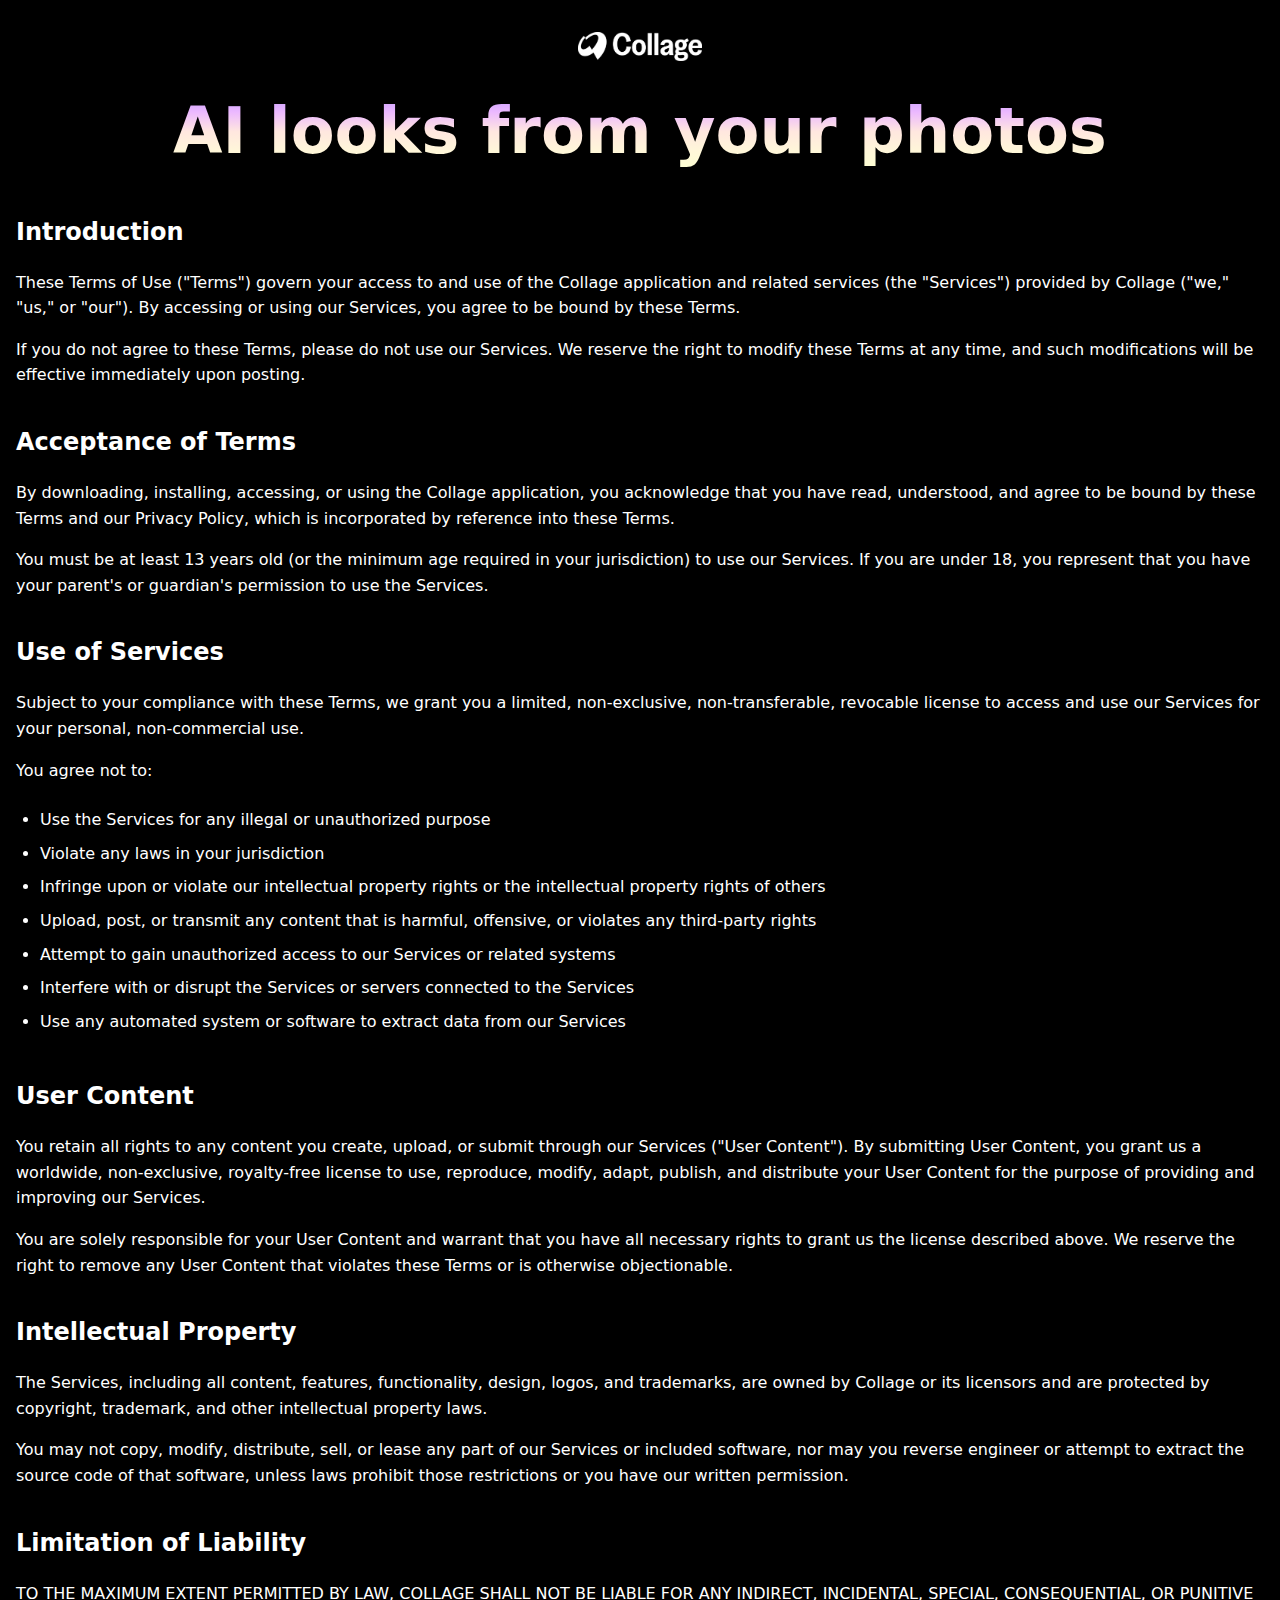
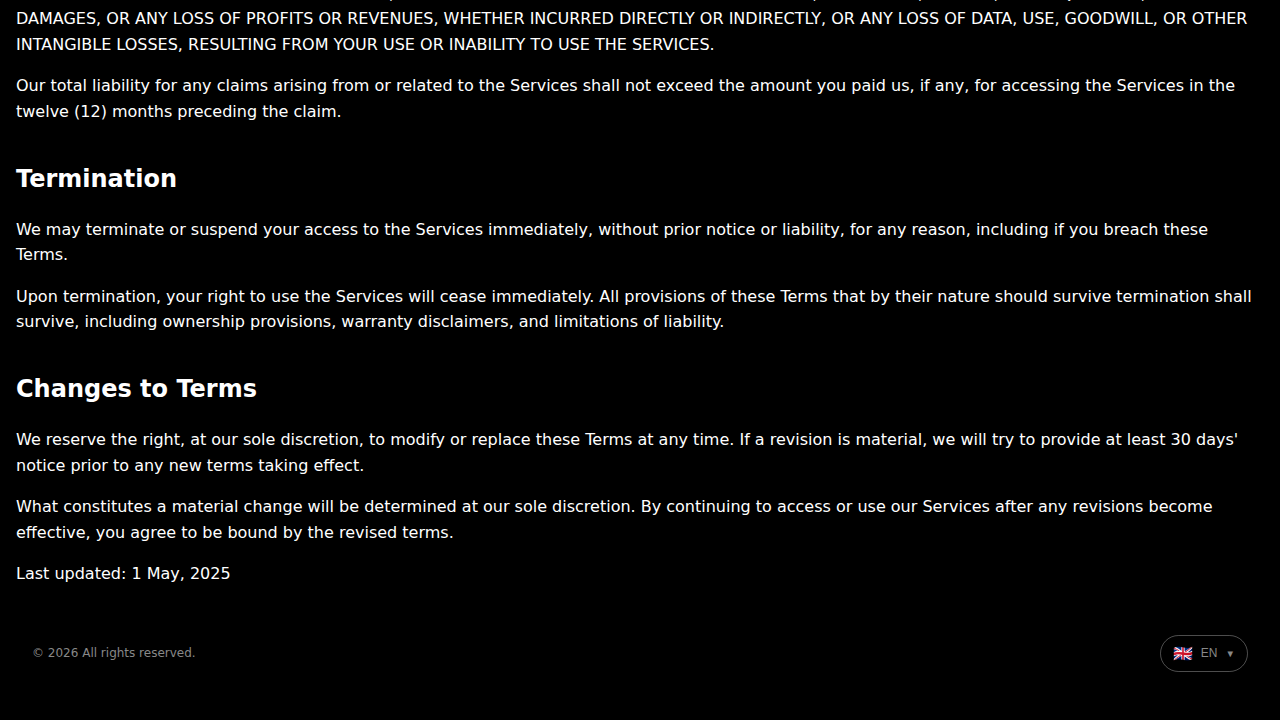
<file: terms-of-use.html>
<!DOCTYPE html>
<html lang="ru">
<head>
    <meta charset="UTF-8">
    <meta name="viewport" content="width=device-width, initial-scale=1.0">
    <meta name="description" content="Terms of Use for Collage - AI-powered photo collage application. Read our terms and conditions for using our services.">
    <meta name="robots" content="index, follow">
    
    <!-- Open Graph / Facebook -->
    <meta property="og:type" content="website">
    <meta property="og:url" content="https://top.co/terms-of-use.html">
    <meta property="og:title" content="Terms of Use - Collage">
    <meta property="og:description" content="Terms of Use for Collage - AI-powered photo collage application.">
    
    <!-- Twitter -->
    <meta name="twitter:card" content="summary">
    <meta name="twitter:url" content="https://top.co/terms-of-use.html">
    <meta name="twitter:title" content="Terms of Use - Collage">
    <meta name="twitter:description" content="Terms of Use for Collage - AI-powered photo collage application.">
    
    <!-- Canonical URL -->
    <link rel="canonical" href="https://top.co/terms-of-use.html">
    
    <title>Terms of Use - Collage</title>
    <link rel="icon" type="image/png" href="images/favicon.png">
    <link rel="stylesheet" href="style.css">
</head>
<body>
    <div class="container policy-container">
        <!-- Header with Logo -->
        <header class="policy-header">
            <a href="index.html" class="logo-link">
                <div class="logo">
                    <img src="images/logo.png" alt="Collage Logo" class="logo-img">
                </div>
            </a>
        </header>

        <!-- Main Content -->
        <main class="policy-content">
            <!-- Page Title -->
            <h1 class="policy-title" data-i18n="title">
                Terms of Use
            </h1>

            <!-- Content Sections -->
            <div class="policy-sections">
                <section class="policy-section">
                    <h2 class="section-title">Introduction</h2>
                    <p class="section-text">
                        These Terms of Use ("Terms") govern your access to and use of the Collage application and related services (the "Services") provided by Collage ("we," "us," or "our"). By accessing or using our Services, you agree to be bound by these Terms.
                    </p>
                    <p class="section-text">
                        If you do not agree to these Terms, please do not use our Services. We reserve the right to modify these Terms at any time, and such modifications will be effective immediately upon posting.
                    </p>
                </section>

                <section class="policy-section">
                    <h2 class="section-title">Acceptance of Terms</h2>
                    <p class="section-text">
                        By downloading, installing, accessing, or using the Collage application, you acknowledge that you have read, understood, and agree to be bound by these Terms and our Privacy Policy, which is incorporated by reference into these Terms.
                    </p>
                    <p class="section-text">
                        You must be at least 13 years old (or the minimum age required in your jurisdiction) to use our Services. If you are under 18, you represent that you have your parent's or guardian's permission to use the Services.
                    </p>
                </section>

                <section class="policy-section">
                    <h2 class="section-title">Use of Services</h2>
                    <p class="section-text">
                        Subject to your compliance with these Terms, we grant you a limited, non-exclusive, non-transferable, revocable license to access and use our Services for your personal, non-commercial use.
                    </p>
                    <p class="section-text">
                        You agree not to:
                    </p>
                    <ul class="section-list">
                        <li>Use the Services for any illegal or unauthorized purpose</li>
                        <li>Violate any laws in your jurisdiction</li>
                        <li>Infringe upon or violate our intellectual property rights or the intellectual property rights of others</li>
                        <li>Upload, post, or transmit any content that is harmful, offensive, or violates any third-party rights</li>
                        <li>Attempt to gain unauthorized access to our Services or related systems</li>
                        <li>Interfere with or disrupt the Services or servers connected to the Services</li>
                        <li>Use any automated system or software to extract data from our Services</li>
                    </ul>
                </section>

                <section class="policy-section">
                    <h2 class="section-title">User Content</h2>
                    <p class="section-text">
                        You retain all rights to any content you create, upload, or submit through our Services ("User Content"). By submitting User Content, you grant us a worldwide, non-exclusive, royalty-free license to use, reproduce, modify, adapt, publish, and distribute your User Content for the purpose of providing and improving our Services.
                    </p>
                    <p class="section-text">
                        You are solely responsible for your User Content and warrant that you have all necessary rights to grant us the license described above. We reserve the right to remove any User Content that violates these Terms or is otherwise objectionable.
                    </p>
                </section>

                <section class="policy-section">
                    <h2 class="section-title">Intellectual Property</h2>
                    <p class="section-text">
                        The Services, including all content, features, functionality, design, logos, and trademarks, are owned by Collage or its licensors and are protected by copyright, trademark, and other intellectual property laws.
                    </p>
                    <p class="section-text">
                        You may not copy, modify, distribute, sell, or lease any part of our Services or included software, nor may you reverse engineer or attempt to extract the source code of that software, unless laws prohibit those restrictions or you have our written permission.
                    </p>
                </section>

                <section class="policy-section">
                    <h2 class="section-title">Limitation of Liability</h2>
                    <p class="section-text">
                        TO THE MAXIMUM EXTENT PERMITTED BY LAW, COLLAGE SHALL NOT BE LIABLE FOR ANY INDIRECT, INCIDENTAL, SPECIAL, CONSEQUENTIAL, OR PUNITIVE DAMAGES, OR ANY LOSS OF PROFITS OR REVENUES, WHETHER INCURRED DIRECTLY OR INDIRECTLY, OR ANY LOSS OF DATA, USE, GOODWILL, OR OTHER INTANGIBLE LOSSES, RESULTING FROM YOUR USE OR INABILITY TO USE THE SERVICES.
                    </p>
                    <p class="section-text">
                        Our total liability for any claims arising from or related to the Services shall not exceed the amount you paid us, if any, for accessing the Services in the twelve (12) months preceding the claim.
                    </p>
                </section>

                <section class="policy-section">
                    <h2 class="section-title">Termination</h2>
                    <p class="section-text">
                        We may terminate or suspend your access to the Services immediately, without prior notice or liability, for any reason, including if you breach these Terms.
                    </p>
                    <p class="section-text">
                        Upon termination, your right to use the Services will cease immediately. All provisions of these Terms that by their nature should survive termination shall survive, including ownership provisions, warranty disclaimers, and limitations of liability.
                    </p>
                </section>

                <section class="policy-section">
                    <h2 class="section-title">Changes to Terms</h2>
                    <p class="section-text">
                        We reserve the right, at our sole discretion, to modify or replace these Terms at any time. If a revision is material, we will try to provide at least 30 days' notice prior to any new terms taking effect.
                    </p>
                    <p class="section-text">
                        What constitutes a material change will be determined at our sole discretion. By continuing to access or use our Services after any revisions become effective, you agree to be bound by the revised terms.
                    </p>
                    <p class="section-text">
                        Last updated: 1 May, 2025
                    </p>
                </section>
            </div>
        </main>

        <!-- Footer -->
        <footer class="footer">
            <div class="footer-left">
                <span data-i18n="footerCopyright">© 2025 All rights reserved.</span>
            </div>
            <div class="footer-right">
                <div class="language-switcher" id="language-switcher">
                    <button class="lang-switcher-btn">
                        <span class="current-flag">🇬🇧</span>
                        <span class="current-lang">EN</span>
                        <span class="lang-arrow">▼</span>
                    </button>
                    <div class="lang-dropdown">
                        <div class="lang-option" data-locale="en">
                            <span class="lang-flag">🇬🇧</span>
                            <span class="lang-code">English</span>
                        </div>
                        <div class="lang-option" data-locale="ru">
                            <span class="lang-flag">🇷🇺</span>
                            <span class="lang-code">Русский</span>
                        </div>
                    </div>
                </div>
            </div>
        </footer>
    </div>
    <script src="locale.js"></script>
</body>
</html>
</file>
<file: style.css>
* {
    margin: 0;
    padding: 0;
    box-sizing: border-box;
}

body {
    font-family: -apple-system, BlinkMacSystemFont, 'SF Pro Display', 'SF Pro Text', 'SF Pro Icons', system-ui, sans-serif;
    background-color: #000000;
    color: #ffffff;
    min-height: 100vh;
    overflow-x: hidden;
}

.container {
    max-width: 1400px;
    margin: 0 auto;
    padding: 2rem 1rem;
    min-height: 100vh;
    display: flex;
    flex-direction: column;
}

/* Header */
.header {
    display: flex;
    justify-content: center;
    margin-bottom: 3rem;
}

.logo {
    display: flex;
    align-items: center;
    justify-content: center;
}

.logo-img {
    height: 1.8rem;
    width: auto;
    max-width: 100%;
    object-fit: contain;
}

/* Main Content */
.main-content {
    flex: 1;
    display: flex;
    flex-direction: column;
    align-items: center;
    text-align: center;
}

/* Headline */
.headline {
    text-align: center;
    font-family: "SF Pro", -apple-system, BlinkMacSystemFont, system-ui, sans-serif;
    font-size: clamp(3.5rem, 5.5vw, 86px);
    font-style: normal;
    font-weight: 650;
    font-stretch: condensed;
    line-height: clamp(3.2rem, 5.1vw, 80px);
    letter-spacing: -1px;
    margin-bottom: 3rem;
    background: linear-gradient(to bottom, #C299FF, #ECB9FF, #FFE7DF, #FFF6D9, #FDFFD2);
    -webkit-background-clip: text;
    -webkit-text-fill-color: transparent;
    background-clip: text;
    max-width: 900px;
    padding: 0 1rem;
}

/* CTA Button */
.cta-button {
    background: #B369FF;
    color: #ffffff;
    border: 1px solid rgba(255, 255, 255, 0.2);
    border-radius: 25px;
    padding: 1rem 2.5rem;
    font-size: 1.1rem;
    font-weight: 600;
    cursor: pointer;
    display: inline-flex;
    align-items: center;
    gap: 0.5rem;
    margin-bottom: 4rem;
    transition: transform 0.2s, box-shadow 0.2s;
    text-decoration: none;
    box-shadow: 
        0.67px 0.67px 0 0 rgba(255, 255, 255, 0.2),
        -0.67px -0.67px 0 0 rgba(255, 255, 255, 0.2);
    max-height: 48px;
}

.cta-button:hover {
    transform: translateY(-2px);
    box-shadow: 
        0.67px 0.67px 0 0 rgba(255, 255, 255, 0.2),
        -0.67px -0.67px 0 0 rgba(255, 255, 255, 0.2),
        0 10px 30px rgba(179, 105, 255, 0.4);
}

.cta-button:active {
    transform: translateY(0);
}

.button-icon {
    width: 1.5rem;
    height: 1.5rem;
    object-fit: contain;
}

/* Main Image */
.main-image-container {
    width: 100%;
    max-width: 1200px;
    margin: 0 auto;
    display: flex;
    justify-content: center;
    align-items: center;
}

.main-image {
    width: 100%;
    height: auto;
    max-width: 100%;
    object-fit: contain;
    border-radius: 12px;
}

/* Phone Screens */
.phone-screens {
    position: relative;
    width: 100%;
    max-width: 1200px;
    display: flex;
    justify-content: center;
    align-items: center;
    gap: -2rem;
    margin-bottom: 4rem;
    perspective: 1000px;
}

.phone-screen {
    position: relative;
    width: 280px;
    flex-shrink: 0;
}

.phone-frame {
    background: #1a1a1a;
    border-radius: 30px;
    padding: 8px;
    box-shadow: 0 20px 60px rgba(0, 0, 0, 0.5);
}

.phone-screen-left {
    transform: rotateY(-15deg) rotateZ(-5deg) translateX(20px);
    z-index: 1;
    opacity: 0.9;
}

.phone-screen-middle {
    transform: scale(1.1) translateY(-20px);
    z-index: 3;
}

.phone-screen-right {
    transform: rotateY(15deg) rotateZ(5deg) translateX(-20px);
    z-index: 2;
    opacity: 0.9;
}

/* Phone Header */
.phone-header {
    background: #0a0a0a;
    padding: 0.5rem 1rem;
    border-radius: 22px 22px 0 0;
    display: flex;
    justify-content: space-between;
    align-items: center;
    font-size: 0.75rem;
}

.phone-status-bar {
    display: flex;
    justify-content: space-between;
    padding: 0.25rem 1rem;
    background: #0a0a0a;
    font-size: 0.7rem;
}

.phone-close {
    font-size: 1.2rem;
    cursor: pointer;
}

.phone-logo-center {
    font-weight: 600;
    font-size: 0.9rem;
}

.phone-menu {
    font-size: 1.2rem;
    cursor: pointer;
}

.phone-time,
.phone-wifi {
    font-size: 0.7rem;
}

/* Phone Content - Left */
.phone-content {
    background: #1a1a1a;
    border-radius: 0 0 22px 22px;
    padding: 2rem 1.5rem;
    min-height: 500px;
    display: flex;
    flex-direction: column;
    align-items: center;
    justify-content: center;
}

.phone-purple-bg {
    background: linear-gradient(135deg, #7c3aed, #a855f7);
    width: 120px;
    height: 120px;
    border-radius: 50%;
    display: flex;
    align-items: center;
    justify-content: center;
    margin-bottom: 2rem;
}

.big-c {
    font-size: 4rem;
    font-weight: 700;
    color: #ffffff;
    opacity: 0.9;
}

.phone-text {
    color: #ffffff;
    font-size: 0.9rem;
    text-align: center;
    margin-top: 1rem;
}

/* Phone Content - Middle */
.phone-content-middle {
    background: #1a1a1a;
    border-radius: 0 0 22px 22px;
    padding: 1rem;
    min-height: 600px;
}

.purple-banner {
    background: linear-gradient(135deg, #7c3aed, #a855f7);
    padding: 0.75rem 1rem;
    border-radius: 8px;
    display: flex;
    align-items: center;
    gap: 0.5rem;
    margin-bottom: 1rem;
    font-weight: 600;
    font-size: 0.9rem;
}

.lightning-icon {
    font-size: 1rem;
}

.instruction-text {
    color: #ffffff;
    font-size: 0.85rem;
    margin-bottom: 1rem;
    text-align: left;
}

.tabs {
    display: flex;
    gap: 0.5rem;
    margin-bottom: 1rem;
    overflow-x: auto;
}

.tab {
    background: transparent;
    color: #888;
    border: none;
    padding: 0.5rem 1rem;
    border-radius: 6px;
    font-size: 0.75rem;
    cursor: pointer;
    white-space: nowrap;
    transition: all 0.2s;
}

.tab.active {
    background: #2a2a2a;
    color: #ffffff;
}

.tab:hover {
    background: #2a2a2a;
}

.image-grid {
    display: grid;
    grid-template-columns: repeat(3, 1fr);
    gap: 0.5rem;
}

.grid-item {
    aspect-ratio: 1;
    background: linear-gradient(135deg, #2a2a2a, #1a1a1a);
    border-radius: 8px;
    background-size: cover;
    background-position: center;
}

/* Phone Content - Right */
.phone-content-right {
    background: #1a1a1a;
    border-radius: 0 0 22px 22px;
    padding: 1.5rem;
    min-height: 550px;
}

.vintage-title {
    font-size: 1.5rem;
    font-weight: 700;
    margin-bottom: 0.5rem;
    color: #ffffff;
}

.vintage-subtitle {
    color: #888;
    font-size: 0.85rem;
    margin-bottom: 2rem;
}

.before-after {
    display: grid;
    grid-template-columns: 1fr 1fr;
    gap: 1rem;
    margin-bottom: 1rem;
}

.before-section,
.after-section {
    display: flex;
    flex-direction: column;
    gap: 0.5rem;
}

.label {
    font-size: 0.75rem;
    color: #888;
    text-transform: uppercase;
}

.image-placeholder {
    aspect-ratio: 3/4;
    border-radius: 8px;
    background-size: cover;
    background-position: center;
}

.before-image {
    background: linear-gradient(135deg, #3a3a3a, #2a2a2a);
}

.after-image {
    background: linear-gradient(135deg, #7c3aed, #a855f7);
    opacity: 0.8;
}

.dots-indicator {
    display: flex;
    justify-content: center;
    gap: 0.5rem;
    margin-top: 1rem;
}

.dot {
    width: 6px;
    height: 6px;
    border-radius: 50%;
    background: #444;
    cursor: pointer;
    transition: background 0.2s;
}

.dot.active {
    background: #a855f7;
}

/* Footer */
.footer {
    display: flex;
    justify-content: space-between;
    align-items: center;
    padding: 3rem 1rem 1rem;
    font-size: 0.75rem;
    color: #888;
    margin-top: auto;
    flex-wrap: wrap;
    gap: 1rem;
}

.footer-left {
    flex: 1;
    min-width: 200px;
}

.footer-right {
    display: flex;
    gap: 1.5rem;
    flex-wrap: wrap;
}

.footer-link {
    color: #888;
    text-decoration: none;
    transition: color 0.2s;
}

.footer-link:hover {
    color: #ffffff;
}

/* Language Switcher */
.language-switcher {
    position: relative;
    display: inline-block;
}

.lang-switcher-btn {
    background: transparent;
    border: 1px solid rgba(255, 255, 255, 0.3);
    border-radius: 25px;
    padding: 0.5rem 0.75rem;
    color: #888;
    font-size: 0.75rem;
    cursor: pointer;
    display: flex;
    align-items: center;
    gap: 0.5rem;
    transition: all 0.2s;
}

.lang-switcher-btn:hover {
    border-color: rgba(255, 255, 255, 0.5);
    color: #ffffff;
}

.current-flag,
.lang-flag {
    font-size: 1rem;
}

.current-lang,
.lang-code {
    font-weight: 500;
}

.lang-arrow {
    font-size: 0.6rem;
    transition: transform 0.2s;
}

.lang-switcher-btn:hover .lang-arrow {
    transform: translateY(2px);
}

.lang-dropdown {
    position: absolute;
    bottom: 100%;
    right: 0;
    margin-bottom: 0.5rem;
    background: rgba(20, 20, 20, 0.95);
    backdrop-filter: blur(10px);
    border: 1px solid rgba(255, 255, 255, 0.2);
    border-radius: 8px;
    min-width: 150px;
    opacity: 0;
    visibility: hidden;
    transform: translateY(-10px);
    transition: all 0.2s;
    z-index: 1000;
}

.lang-dropdown.active {
    opacity: 1;
    visibility: visible;
    transform: translateY(0);
}

.lang-option {
    padding: 0.75rem 1rem;
    cursor: pointer;
    display: flex;
    align-items: center;
    gap: 0.75rem;
    transition: background 0.2s;
    color: #ffffff;
}

.lang-option:first-child {
    border-radius: 8px 8px 0 0;
}

.lang-option:last-child {
    border-radius: 0 0 8px 8px;
}

.lang-option:hover {
    background: rgba(255, 255, 255, 0.1);
}

/* Policy Pages Styles */
.policy-container {
    max-width: 1400px;
}

.policy-header {
    display: flex;
    justify-content: center;
    margin-bottom: 2rem;
}

.logo-link {
    text-decoration: none;
    display: inline-block;
}

.policy-content {
    flex: 1;
    display: flex;
    flex-direction: column;
}

.policy-title {
    font-size: clamp(2.5rem, 5vw, 4rem);
    font-weight: 700;
    margin-bottom: 3rem;
    text-align: center;
    background: linear-gradient(to bottom, #C299FF, #ECB9FF, #FFE7DF, #FFF6D9, #FDFFD2);
    -webkit-background-clip: text;
    -webkit-text-fill-color: transparent;
    background-clip: text;
    line-height: 1.2;
}

.policy-sections {
    display: flex;
    flex-direction: column;
    gap: 2.5rem;
}

.policy-section {
    display: flex;
    flex-direction: column;
    gap: 1rem;
}

.section-title {
    font-size: 1.5rem;
    font-weight: 700;
    color: #ffffff;
    margin-bottom: 0.5rem;
}

.subsection-title {
    font-size: 1.2rem;
    font-weight: 600;
    color: #ffffff;
    margin-top: 1rem;
    margin-bottom: 0.5rem;
}

.section-text {
    font-size: 1rem;
    line-height: 1.6;
    color: #ffffff;
    text-align: left;
}

.section-list {
    margin-left: 1.5rem;
    margin-top: 0.5rem;
    margin-bottom: 0.5rem;
    display: flex;
    flex-direction: column;
    gap: 0.5rem;
}

.section-list li {
    font-size: 1rem;
    line-height: 1.6;
    color: #ffffff;
}

.policy-link {
    color: #ffffff;
    text-decoration: underline;
    transition: color 0.2s;
}

.policy-link:hover {
    color: #a855f7;
}

/* Mobile Adaptation */
@media (max-width: 1024px) {
    .phone-screens {
        flex-wrap: wrap;
        gap: 2rem;
        justify-content: center;
    }

    .phone-screen {
        width: 240px;
    }

    .phone-screen-left,
    .phone-screen-right {
        transform: none;
        opacity: 1;
    }

    .phone-screen-middle {
        transform: none;
        order: -1;
    }
}

@media (max-width: 768px) {
    .container {
        padding: 1.5rem 1rem;
    }

    .header {
        margin-bottom: 2rem;
    }

    .logo-img {
        height: 1.2rem;
    }

    .policy-header {
        margin-bottom: 1.5rem;
    }

    .policy-title {
        font-size: 2rem;
        margin-bottom: 2rem;
    }

    .policy-sections {
        gap: 2rem;
    }

    .section-title {
        font-size: 1.25rem;
    }

    .subsection-title {
        font-size: 1.1rem;
    }

    .section-text,
    .section-list li {
        font-size: 0.95rem;
    }

    .headline {
        margin-bottom: 2rem;
        font-size: clamp(3rem, 5.5vw, 5.5rem);
        line-height: clamp(2.8rem, 5.1vw, 5.1rem);
        letter-spacing: -0.5px;
    }

    .cta-button {
        padding: 0.875rem 2rem;
        font-size: 1rem;
        margin-bottom: 3rem;
        max-height: 40px;
        display: inline-flex;
        align-items: center;
    }

    .phone-screens {
        gap: 1.5rem;
    }

    .phone-screen {
        width: 200px;
    }

    .phone-content-middle {
        min-height: 500px;
    }

    .image-grid {
        grid-template-columns: repeat(2, 1fr);
    }

    .footer {
        flex-direction: column;
        text-align: center;
        gap: 0.75rem;
    }

    .footer-left,
    .footer-right {
        width: 100%;
        justify-content: center;
    }

    .language-switcher {
        margin-top: 0.5rem;
    }

    .lang-dropdown {
        right: auto;
        left: 50%;
        transform: translateX(-50%) translateY(-10px);
    }

    .lang-dropdown.active {
        transform: translateX(-50%) translateY(0);
    }
}

@media (max-width: 480px) {
    .logo-img {
        height: 1rem;
    }

    .headline {
        font-size: clamp(2.4rem, 8vw, 4.2rem);
        line-height: clamp(2.2rem, 7.5vw, 3.9rem);
        letter-spacing: -0.5px;
    }
}


@media (max-width: 360px) {
    .phone-screen {
        width: 160px;
    }

    .headline br {
        display: none;
    }
}
</file>
